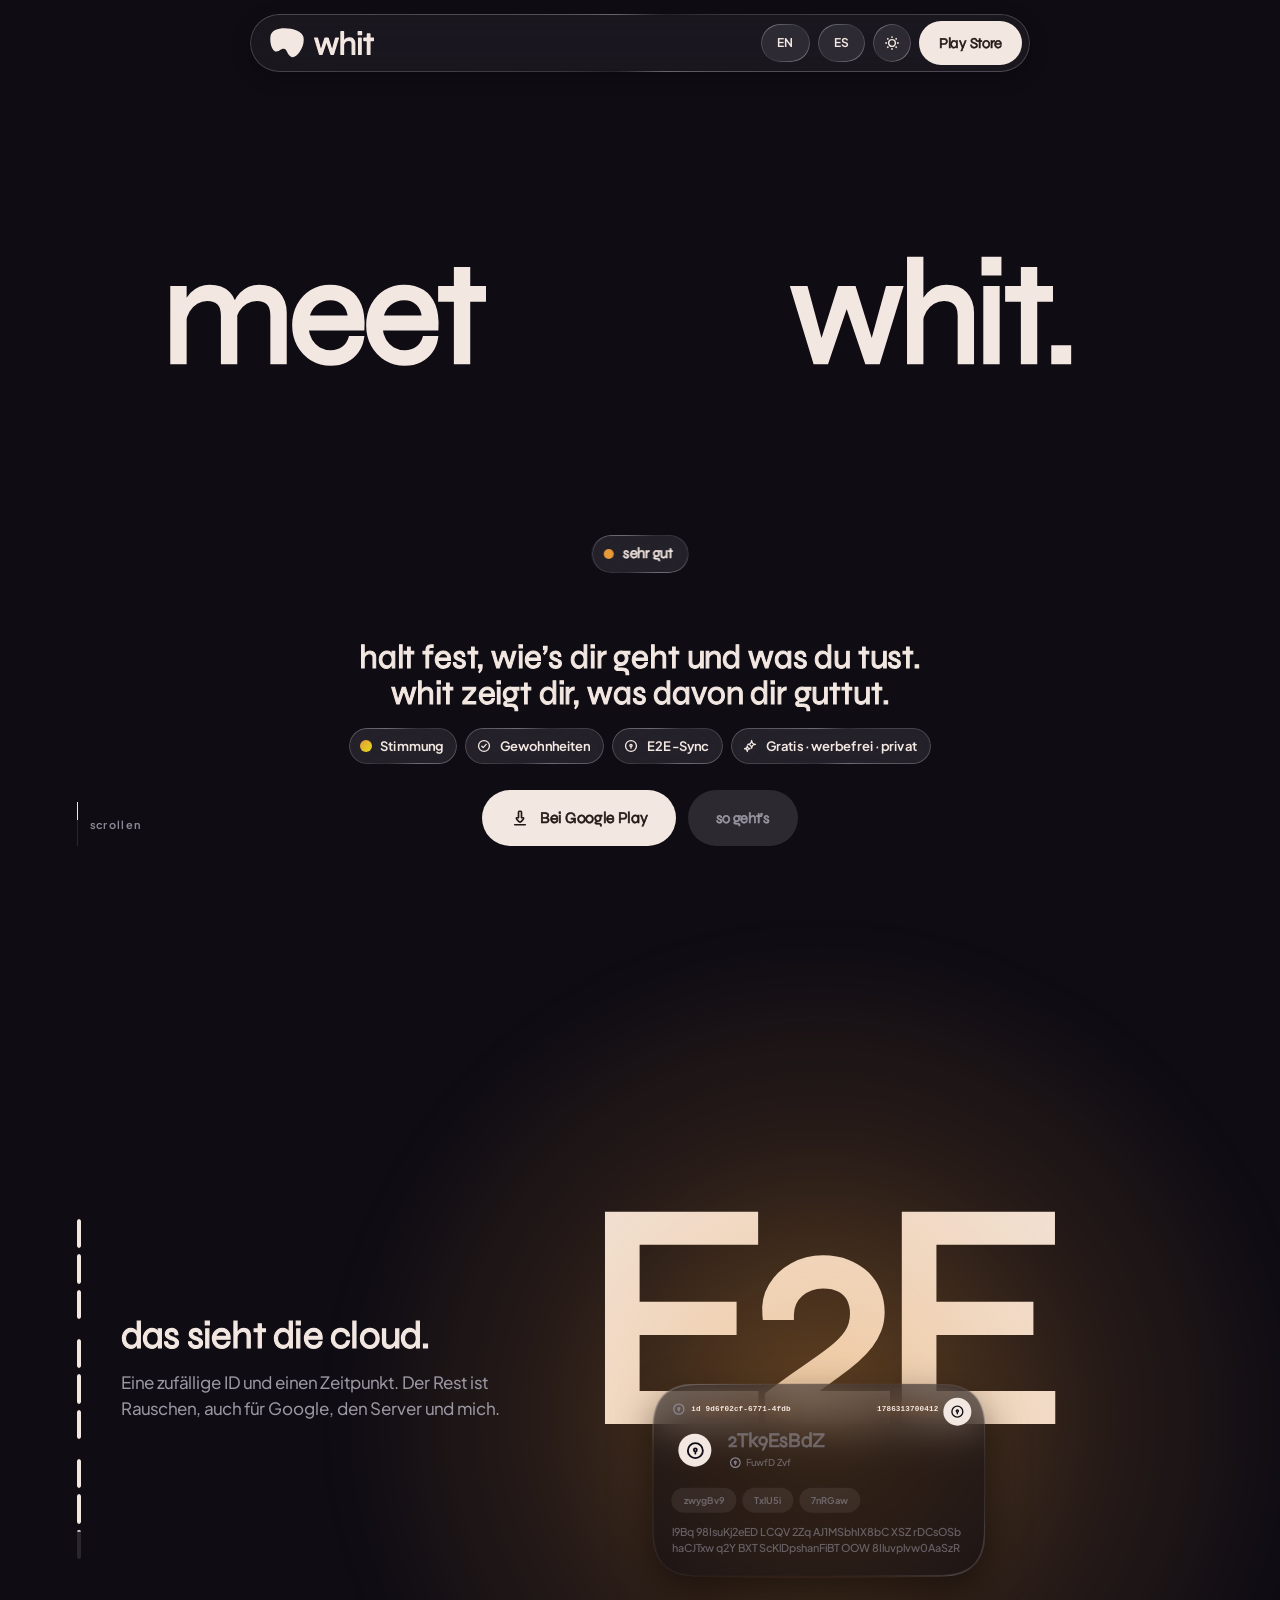
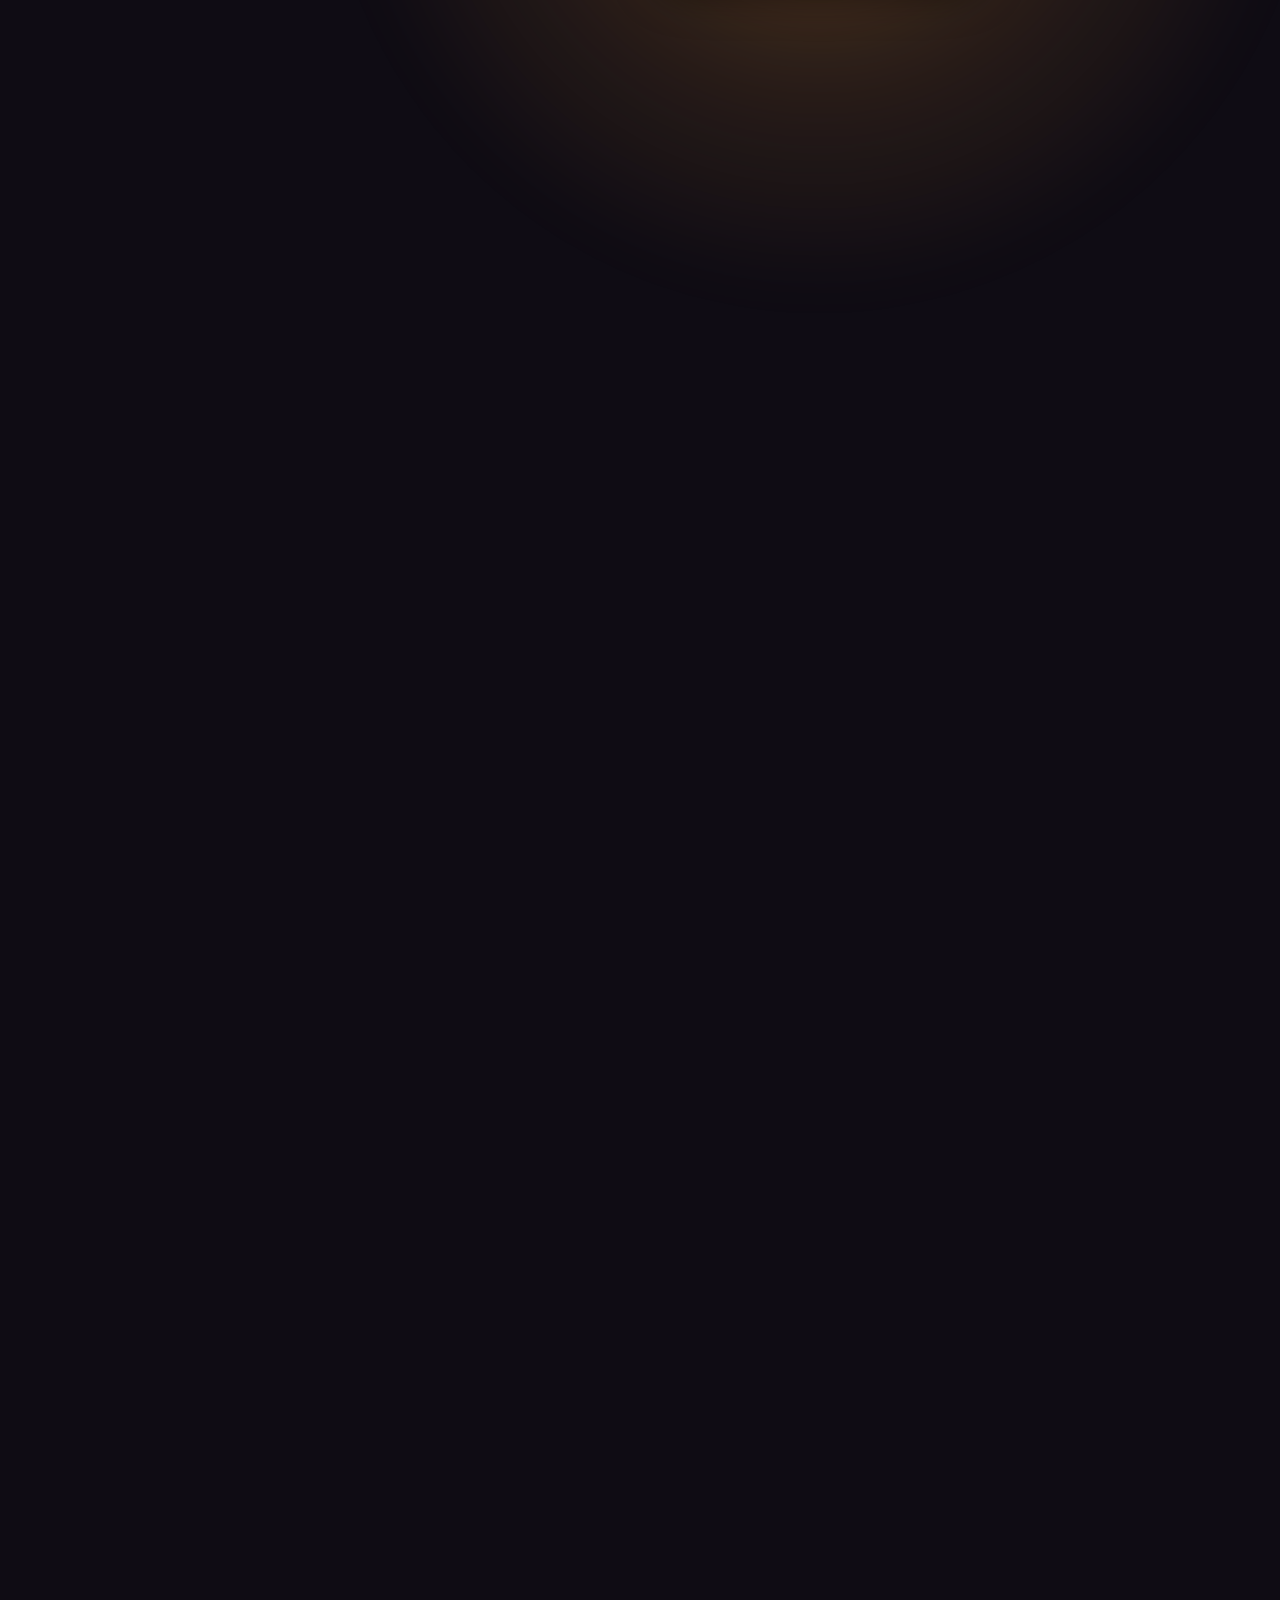
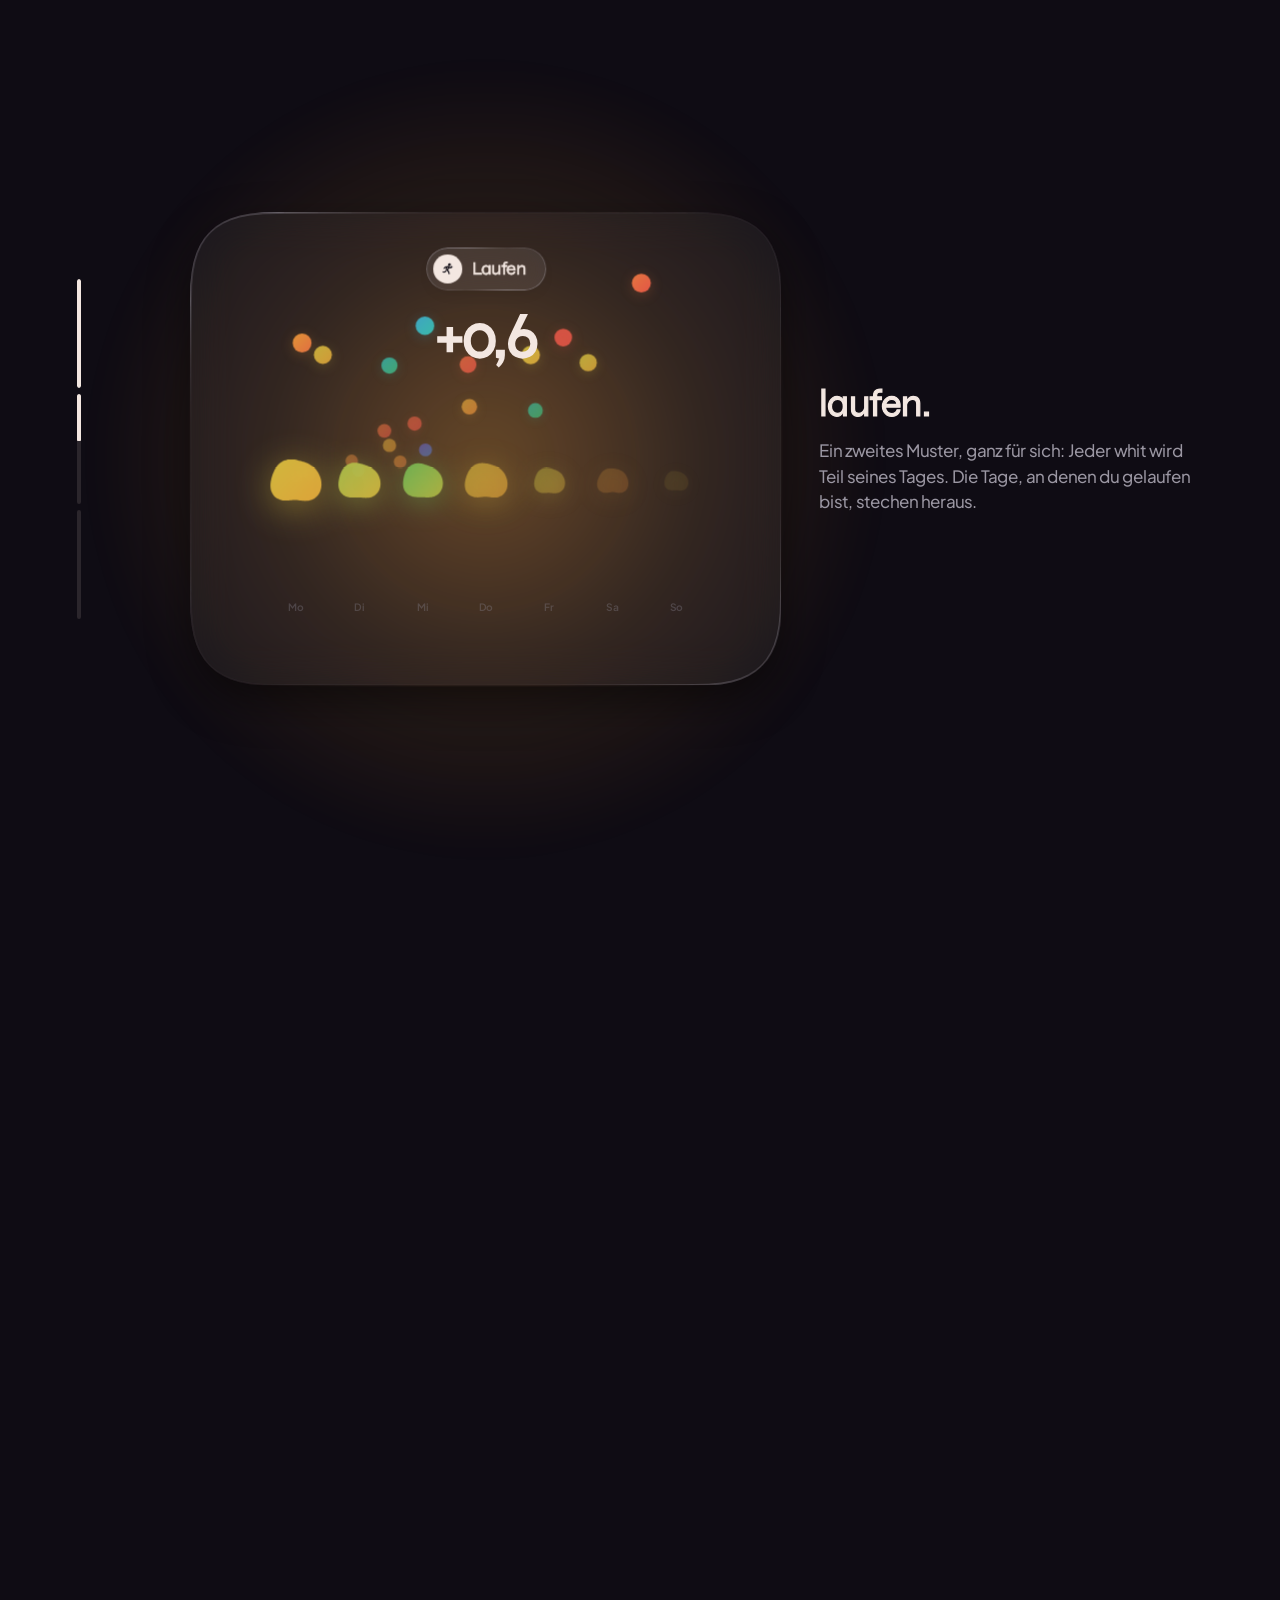
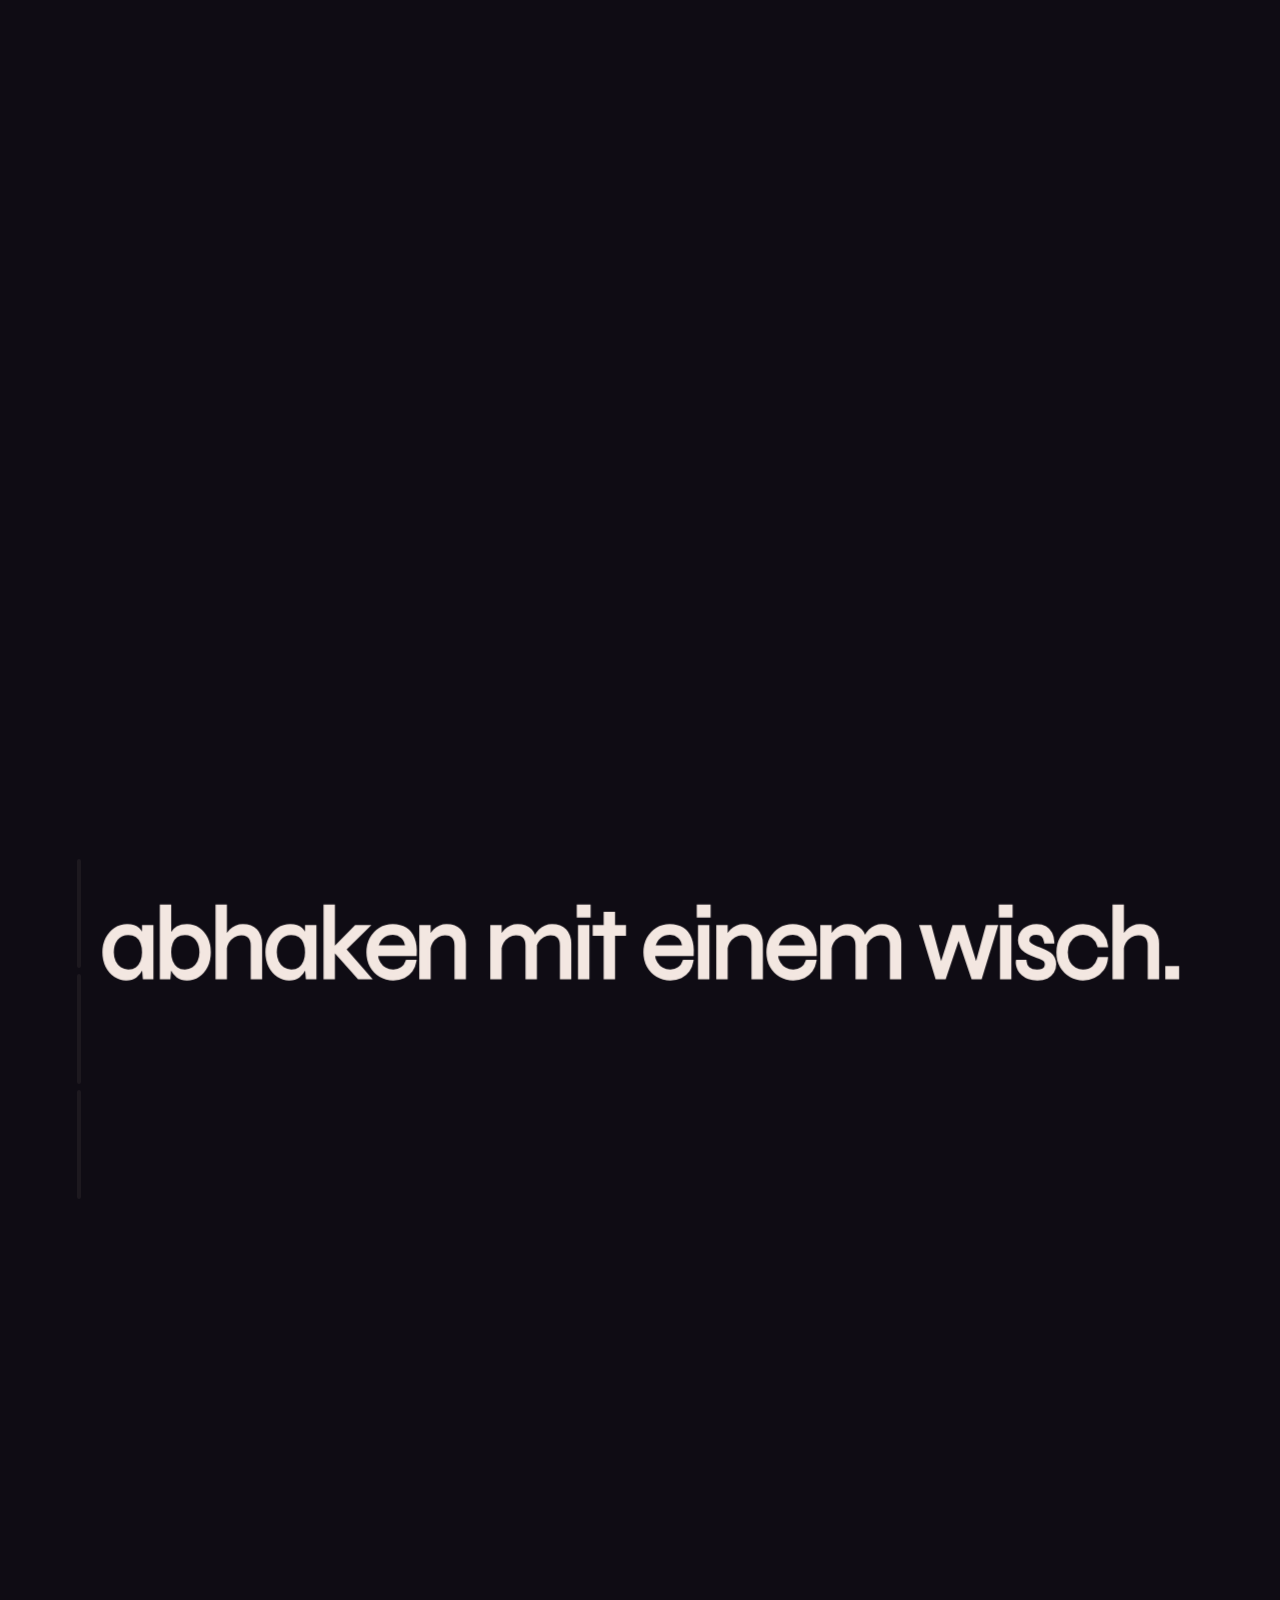
<file: index.html>
<!doctype html>
<html lang="de" data-theme="dark" data-page="de">
<head>
<meta charset="utf-8">
<meta name="viewport" content="width=device-width, initial-scale=1, viewport-fit=cover">
<title>whit – Stimmungstracker &amp; Gewohnheiten, kostenlos und privat</title>
<meta name="description" content="whit ist Stimmungstracker und Habit Tracker in einem: kostenlos, ohne Werbung, ohne Konto, mit Ende-zu-Ende-verschlüsseltem Backup. Für Android.">
<meta name="theme-color" content="#0F0C14">
<meta name="google-site-verification" content="3biuOQkhxgMdpZW8a-6oaHBsU1FsdYP4mBdcRNuD1fY">
<!-- seo:start · generated by tool/build_site.py -->
<link rel="canonical" href="https://gobi275.github.io/whit/">
<link rel="alternate" hreflang="de" href="https://gobi275.github.io/whit/">
<link rel="alternate" hreflang="en" href="https://gobi275.github.io/whit/en/">
<link rel="alternate" hreflang="es" href="https://gobi275.github.io/whit/es/">
<link rel="alternate" hreflang="x-default" href="https://gobi275.github.io/whit/">
<meta property="og:type" content="website">
<meta property="og:site_name" content="whit">
<meta property="og:title" content="whit – Stimmungstracker &amp; Gewohnheiten, kostenlos und privat">
<meta property="og:description" content="whit ist Stimmungstracker und Habit Tracker in einem: kostenlos, ohne Werbung, ohne Konto, mit Ende-zu-Ende-verschlüsseltem Backup. Für Android.">
<meta property="og:url" content="https://gobi275.github.io/whit/">
<meta property="og:locale" content="de_DE">
<meta property="og:image" content="https://gobi275.github.io/whit/img/og-de.png">
<meta name="twitter:card" content="summary_large_image">
<script type="application/ld+json">{"@context":"https://schema.org","@graph":[{"@type":"MobileApplication","name":"whit","alternateName":"whit – mood & micro habits","description":"whit ist Stimmungstracker und Habit Tracker in einem: kostenlos, ohne Werbung, ohne Konto, mit Ende-zu-Ende-verschlüsseltem Backup. Für Android.","url":"https://gobi275.github.io/whit/","operatingSystem":"Android","applicationCategory":"HealthApplication","inLanguage":["de","en","es"],"offers":{"@type":"Offer","price":"0","priceCurrency":"EUR"},"downloadUrl":"https://play.google.com/store/apps/details?id=app.whit.mobile","installUrl":"https://play.google.com/store/apps/details?id=app.whit.mobile","author":{"@type":"Person","name":"Leopold Wolpert","email":"gobi275@proton.me"}},{"@type":"FAQPage","inLanguage":"de","mainEntity":[{"@type":"Question","name":"Wie hilft mir whit herauszufinden, was mir guttut?","acceptedAnswer":{"@type":"Answer","text":"whit verbindet deine Stimmung mit dem, was deine Tage ausmacht: Schlaf, Bewegung, Menschen, Orte und deine Gewohnheiten. Nach ein paar Wochen siehst du, was mit deinen guten Tagen zusammenfällt und was mit den schweren. Für jede Gewohnheit zeigt whit, wie es dir an Tagen mit ihr geht und an Tagen ohne sie. Dazu kommen Verläufe für Stimmung und Energie und Rückblicke für Woche, Monat und Jahr. So erkennst du Muster und kannst gezielt mehr von dem tun, was dir guttut."}},{"@type":"Question","name":"Was ist ein whit, und wie funktioniert er?","acceptedAnswer":{"@type":"Answer","text":"Ein whit ist ein Eintrag in der App: ein kurzer Blick darauf, wie es dir gerade geht. Du wählst deine Stimmung und deine Energie, und ein Blob nimmt Form und Farbe davon an. Wenn du magst, hältst du noch Schlaf oder Bewegung, Menschen, Orte und eine Notiz fest. Ein whit dauert nur ein paar Sekunden, so oft am Tag du willst."}},{"@type":"Question","name":"Ist whit auch ein Habit Tracker?","acceptedAnswer":{"@type":"Answer","text":"Ja. Du hakst Gewohnheiten mit einem Wisch ab, setzt Wochenziele und hältst Serien, mit einem Freeze pro Woche. Der Unterschied: whit zeigt dir, ob eine Gewohnheit dir wirklich guttut, statt nur zu zählen, wie oft du sie erledigst."}},{"@type":"Question","name":"Was unterscheidet whit von anderen Stimmungstrackern?","acceptedAnswer":{"@type":"Answer","text":"Die meisten Stimmungstracker sammeln Einträge. whit setzt sie in Beziehung: Es zeigt dir, wie Schlaf, Bewegung, Menschen, Orte und Gewohnheiten mit deiner Stimmung zusammenhängen, damit du dich wirklich verbessern kannst. Dabei bleibt whit leicht: Ein whit ist in Sekunden festgehalten, und alles ist so gestaltet, dass du es ohne Anleitung verstehst. Dazu ist whit komplett kostenlos, ohne Konto nutzbar und Ende-zu-Ende-verschlüsselt."}},{"@type":"Question","name":"Gibt es Widgets und Erinnerungen?","acceptedAnswer":{"@type":"Answer","text":"Ja, und beides kannst du an dich anpassen. Widgets gibt es in vielen Arten und Größen für deinen Startbildschirm, von deiner Stimmung bis zu deiner Serie. Erinnerungen stellst du frei ein: für deine whits, deine Gewohnheiten und deine Rückblicke."}},{"@type":"Question","name":"Ist whit wirklich kostenlos?","acceptedAnswer":{"@type":"Answer","text":"Ja. Alle Funktionen sind kostenlos: keine Pro-Version, kein Abo, keine In-App-Käufe und nichts hinter einer Bezahlschranke. Daran wird sich nichts ändern."}},{"@type":"Question","name":"Gibt es Werbung in whit?","acceptedAnswer":{"@type":"Answer","text":"Nein. whit zeigt keine Werbung und enthält keine Werbe-IDs, keine Tracker und keine Nutzungsanalyse."}},{"@type":"Question","name":"Wie kann whit kostenlos sein und trotzdem so privat?","acceptedAnswer":{"@type":"Answer","text":"whit ist ein persönliches Projekt, ohne Investoren und ohne Geschäftsmodell. Es muss nichts verkaufen, auch keine Daten. Deshalb kann whit auf Werbung, Tracking und Abos verzichten, und deine Einträge bleiben bei dir."}},{"@type":"Question","name":"Brauche ich ein Konto?","acceptedAnswer":{"@type":"Answer","text":"Nein. whit funktioniert vollständig offline und ohne Konto. Dann verlässt kein einziger Eintrag dein Handy. Ein kostenloses Konto brauchst du nur für das optionale Cloud-Backup und die Synchronisierung zwischen Geräten."}},{"@type":"Question","name":"Wie sicher ist das Cloud-Backup?","acceptedAnswer":{"@type":"Answer","text":"Deine Einträge, Notizen, Gewohnheiten, dein Name und deine Einstellungen werden auf deinem Handy mit AES-256-GCM verschlüsselt, bevor sie hochgeladen werden. In der Cloud liegt nur unlesbarer Chiffretext, und den Schlüssel hast nur du. Lesbar bleibt nur Technisches, das die Anmeldung braucht: deine E-Mail-Adresse, wie viele Dokumente dein Konto hat und wann sie gespeichert wurden. Die Namen der Dokumente sind zufällig."}},{"@type":"Question","name":"Was passiert, wenn ich meinen Wiederherstellungscode verliere?","acceptedAnswer":{"@type":"Answer","text":"Dann lässt sich die Cloud-Kopie nicht mehr entschlüsseln. Genau das macht sie privat: Niemand sonst hat den Schlüssel. Die Daten auf deinem Handy sind davon nicht betroffen, und du kannst die Cloud-Kopie jederzeit durch sie ersetzen. Bewahre den Code am besten in deinem Passwortmanager auf."}},{"@type":"Question","name":"Welche Daten nutzt whit?","acceptedAnswer":{"@type":"Answer","text":"whit sammelt keine Daten über dich. Es arbeitet nur mit dem, was du selbst festhältst, und das bleibt bei dir. Kein Standort, keine Kontakte, keine Fotos, keine Nutzungsstatistik. Absturzberichte sind aus, bis du sie in den Einstellungen einschaltest, und enthalten nie deine Einträge."}},{"@type":"Question","name":"Kann ich whit mit Fingerabdruck sperren?","acceptedAnswer":{"@type":"Answer","text":"Ja. Die App-Sperre fragt nach Fingerabdruck, Gesicht oder Geräte-PIN. Die Prüfung übernimmt dein Betriebssystem, whit bekommt nur „entsperrt“ oder „nicht entsperrt“ zurück."}},{"@type":"Question","name":"Kann ich alle meine Daten exportieren?","acceptedAnswer":{"@type":"Answer","text":"Ja, jederzeit und vollständig, unter Einstellungen → Daten: als JSON, das du auf einem anderen Gerät wieder importieren kannst, oder als CSV."}},{"@type":"Question","name":"Wie lösche ich meine Daten oder mein Konto?","acceptedAnswer":{"@type":"Answer","text":"Einzelne whits löschst du im Verlauf. Alles auf einmal unter Einstellungen → Daten → „Alle Daten löschen“, auf dem Gerät und in der Cloud. Das Konto samt aller Cloud-Daten über „Konto löschen“. Ohne App reicht eine E-Mail an gobi275@proton.me, dann ist alles innerhalb von 30 Tagen gelöscht. Löschen heißt löschen."}},{"@type":"Question","name":"Kann ich whit auf mehreren Geräten nutzen oder das Handy wechseln?","acceptedAnswer":{"@type":"Answer","text":"Ja. Mit dem optionalen Konto synchronisiert whit Ende-zu-Ende-verschlüsselt. Auf dem neuen Handy meldest du dich an und gibst deinen Wiederherstellungscode ein. Ohne Konto ziehst du per Export und Import um."}},{"@type":"Question","name":"Gibt es whit für iPhone?","acceptedAnswer":{"@type":"Answer","text":"Im Moment gibt es whit nur für Android, über Google Play. Vielleicht kommt es in Zukunft auch fürs iPhone."}},{"@type":"Question","name":"In welchen Sprachen gibt es whit?","acceptedAnswer":{"@type":"Answer","text":"Auf Deutsch, Englisch und Spanisch. Beim ersten Start übernimmt whit die Sprache deines Handys, ändern kannst du sie jederzeit in den Einstellungen."}},{"@type":"Question","name":"Ist whit ein medizinisches Produkt?","acceptedAnswer":{"@type":"Answer","text":"Nein. whit ist kein zertifiziertes Medizinprodukt und stellt keine Diagnosen. Es hilft dir, dich und deinen Alltag besser kennenzulernen. Wenn es dir über längere Zeit schlecht geht, ist eine Ärztin, ein Arzt oder eine Beratungsstelle die richtige Adresse."}},{"@type":"Question","name":"Was bedeutet der Name whit?","acceptedAnswer":{"@type":"Answer","text":"Im Englischen ist „a whit“ die kleinste denkbare Menge, wie in „not worth a whit“. Jeder Eintrag in der App ist ein whit: für sich ein winziger Datenpunkt, über Monate ein ehrliches Bild davon, wie du lebst."}}]}]}</script>
<script>
  try { (function () {
    var L = ['de', 'en', 'es'], k = function (l) { return L.indexOf(l) >= 0 ? l : null; };
    var q = new URLSearchParams(location.search), s = null;
    try { s = localStorage.getItem('whit.lang'); } catch (e) {}
    var bot = navigator.webdriver || /bot|crawl|spider|slurp|google|bing|duckduck|yandex|baidu|gpt|claude|anthropic|perplexity|facebookexternalhit|lighthouse/i.test(navigator.userAgent);
    var want = k(q.get('lang')) || k(s) || (bot ? null : (k((navigator.language || 'de').slice(0, 2).toLowerCase()) || 'en'));
    if (want && want !== 'de') { q.delete('lang'); var r = q.toString(); location.replace(want + '/' + (r ? '?' + r : '') + location.hash); }
  })(); } catch (e) {}
</script>
<!-- seo:end -->
<link rel="icon" href="img/whit_mark.svg" type="image/svg+xml">
<link rel="preload" href="fonts/Syne.ttf" as="font" type="font/ttf" crossorigin>
<link rel="stylesheet" href="css/whit.css">
<!-- Cookieless visit counting (privacy policy, section 11). Off on localhost by default. -->
<script data-goatcounter="https://whit.goatcounter.com/count" async src="https://gc.zgo.at/count.js"></script>
<script>
  // Paint the right ground before the first frame so a light-mode visitor never sees a dark flash.
  try { var q = new URLSearchParams(location.search).get('theme'); if ((q || localStorage.getItem('whit.theme')) === 'light') { document.documentElement.dataset.theme = 'light'; } } catch (e) {}
  document.documentElement.classList.add('js');
</script>
</head>
<body>

<!-- A floating glass island: the brand, where you are in the story, the action. -->
<header class="site-header glass">
  <div class="header-inner">
    <a class="brand" href="#top" aria-label="whit">
      <svg class="brand-mark" viewBox="0 0 700 606" aria-hidden="true"><path fill="currentColor" d="M687.475 182.465C641.318 -17.989 47.3687 -78.4101 11.1143 161.8C-16.6239 345.585 63.7731 490.283 134.908 485.749C206.044 481.216 212.316 428.312 283.595 428.034C354.874 427.757 344.667 556.671 442.797 596.352C540.927 636.033 733.631 382.92 687.475 182.465Z"/></svg>
      <span class="wordmark" aria-hidden="true"></span>
    </a>
    <div class="chapter" aria-live="polite"><div class="ch-in"><span class="ch-n"></span><span class="ch-t"></span></div><i class="ch-bar"><i></i></i></div>
    <div class="header-actions">
      <!-- One chip per OTHER language, in order of reach: EN, DE, ES (the current one is hidden). -->
      <button class="chip glass lang-toggle wide-only" type="button" data-lang="en" lang="en">EN</button>
      <button class="chip glass lang-toggle wide-only" type="button" data-lang="de" lang="de" hidden>DE</button>
      <button class="chip glass lang-toggle wide-only" type="button" data-lang="es" lang="es">ES</button>
      <button class="circle glass theme-toggle wide-only" type="button"></button>
      <a class="btn-bold btn-dense play-link hide-sm" data-from="header" href="https://play.google.com/store/apps/details?id=app.whit.mobile&amp;referrer=utm_source%3Dwebsite%26utm_medium%3Dweb%26utm_campaign%3Dlanding%26utm_content%3Dheader" rel="noopener"><span data-t="playShort">Play Store</span></a>
      <button class="circle glass menu-btn" type="button" data-icon="menu" data-size="18" aria-label="Menu"></button>
    </div>
  </div>
</header>

<!-- The soft grid behind everything: it drifts slower than the page, its vignette stays put. -->
<div class="grid-bg" aria-hidden="true"></div>

<main id="top">

  <!-- meet whit. ───────────────────────────────────────────────────── -->
  <section id="sec-hero" class="hero">
    <canvas class="hero-canvas" aria-hidden="true"></canvas>
    <h1 class="hero-title">
      <span class="ht ht-l"><span data-t="heroMeet">meet</span></span>
      <span class="ht ht-r"><span data-t="heroWhit">whit.</span></span>
    </h1>
    <div class="hero-now glass"><i class="now-dot"></i><span class="now-word syne-fb15"></span></div>
    <div class="hero-foot">
      <p class="hero-sub display-3" data-t="heroSub">halt fest, wie’s dir geht und was du tust.
whit zeigt dir, was davon dir guttut.</p>
      <div class="hero-chips">
        <span class="fchip glass"><i class="fdot"></i><span data-t="heroChipMood">Stimmung</span></span>
        <span class="fchip glass" data-icon="check_circle" data-size="16"><span data-t="heroChipHabits">Gewohnheiten</span></span>
        <span class="fchip glass" data-icon="lock" data-size="16"><span data-t="heroChipSync">E2E-Sync</span></span>
        <span class="fchip glass" data-icon="sparkle" data-size="16"><span data-t="heroChipFree">Gratis · werbefrei · privat</span></span>
      </div>
      <div class="cta-row">
        <a class="btn-bold btn-prominent play-link" data-from="hero" href="https://play.google.com/store/apps/details?id=app.whit.mobile&amp;referrer=utm_source%3Dwebsite%26utm_medium%3Dweb%26utm_campaign%3Dlanding%26utm_content%3Dhero" rel="noopener" data-icon="download" data-size="20"><span data-t="play">Bei Google Play</span></a>
        <a class="btn-quiet btn-prominent" href="#s-journey"><span data-t="heroMore">so geht’s</span></a>
      </div>
    </div>
    <div class="hero-try"><span class="hint-dot"></span><span data-t="heroTryTouch">tipp irgendwo hin</span></div>
    <div class="scroll-cue" aria-hidden="true"><i></i><span data-t="scroll">scrollen</span></div>
    <div class="scroll-cue-m" aria-hidden="true" data-icon="down" data-size="18"><span data-t="scroll">scrollen</span></div>
  </section>

  <!-- 01–03 · one whit: check in, context, sealed ─────────────────── -->
  <section id="s-journey" class="scene lay-l"><div class="stage"><div class="seo-copy"><h2>wie geht’s dir gerade?</h2><h3>ein regler, ein tropfen.</h3><p>Scroll einfach weiter: Der Regler wandert, und der Tropfen nimmt Form und Farbe deiner Stimmung an. In der App schiebst du ihn selbst.</p><h3>spür nach.</h3><p>Ruhig, neutral oder aufgeladen: Die Energie bewegt den Tropfen mit.</p><h3>ein wort.</h3><p>Aus beidem wird ein Wort, eins von 21. Es trifft genauer als jede Zahl.</p><h3>dein schlaf.</h3><p>Morgens fragt whit, wie lange und wie gut du geschlafen hast.</p><h3>deine bewegung.</h3><p>Abends fragt whit, wie viel du dich bewegt hast und wie intensiv.</p><h2>und drumherum?</h2><h3>was dazu beitrug.</h3><p>Menschen, Orte, Wetter: ein Tipp pro Pill. Später zeigt whit, was davon dir guttut.</p><h3>ein satz, wenn du magst.</h3><p>Ein Tipp auf die Notiz. Der Satz bleibt bei diesem Tag.</p><h2>nur du kannst es lesen.</h2><h3>gespeichert.</h3><p>Auf deinem Handy. Ohne Konto bleibt alles genau dort.</p><h3>versiegelt.</h3><p>Mit Konto wird jeder whit Ende-zu-Ende-verschlüsselt: auf deinem Handy, bevor er hochgeladen wird.</p><h3>das sieht die cloud.</h3><p>Eine zufällige ID und einen Zeitpunkt. Der Rest ist Rauschen, auch für Google, den Server und mich.</p></div></div></section>

  <!-- 04 · patterns ─────────────────────────────────────────────────── -->
  <section id="s-patterns" class="scene lay-r"><div class="stage"><div class="seo-copy"><h2>sieh, was dir guttut.</h2><h3>schlaf.</h3><p>An Tagen mit 8 Stunden Schlaf und mehr liegt deine Stimmung einen ganzen Schritt höher.</p><h3>laufen.</h3><p>Ein zweites Muster, ganz für sich: Jeder whit wird Teil seines Tages. Die Tage, an denen du gelaufen bist, stechen heraus.</p><h3>deine woche.</h3><p>Samstag oben, Mittwoch unten: dein Rhythmus auf einen Blick.</p></div></div></section>

  <!-- 05 · habits ───────────────────────────────────────────────────── -->
  <section id="s-habits" class="scene lay-c"><div class="stage"><div class="seo-copy"><h2>abhaken mit einem wisch.</h2><h3>kleine gewohnheiten.</h3><p>Laufen, Wasser, Lesen. Direkt neben deiner Stimmung.</p><h3>nach links: erledigt.</h3><p>Ein Wisch, und der Tag ist abgehakt. Nach rechts löscht.</p><h3>ziele, die tragen.</h3><p>Der Ring zeigt dein Wochenziel. Und whit freut sich mit dir, wenn du es schaffst.</p></div></div></section>

  <!-- 06 · for everyone: the page turns over ─────────────────────────── -->
  <section id="s-free" class="scene scene-free"><div class="stage"><div class="seo-copy"><h3>privat.</h3><p>Ohne Konto nutzbar. Export und Löschen jederzeit, mit einem Tipp.</p><h3>werbefrei.</h3><p>Keine Werbe-IDs, keine Tracker, keine Nutzungsmessung in der App.</p><h3>kostenlos.</h3><p>Ein persönliches Projekt, ohne Investoren und ohne Geschäftsmodell, das deine Daten bräuchte.</p></div></div></section>

  <!-- get it: the opening move, once more ──────────────────────────── -->
  <section id="sec-cta" class="hero cta-hero">
    <canvas class="hero-canvas" aria-hidden="true"></canvas>
    <h2 class="hero-title">
      <span class="ht ht-l"><span data-t="ctaL">hol dir</span></span>
      <span class="ht ht-r"><span data-t="ctaR">whit.</span></span>
    </h2>
    <div class="hero-foot">
      <p class="hero-sub display-3" data-t="ctaP">Kostenlos und werbefrei, auf Deutsch, Englisch und Spanisch.</p>
      <div class="cta-row">
        <a class="btn-bold btn-hero play-link" data-from="cta" href="https://play.google.com/store/apps/details?id=app.whit.mobile&amp;referrer=utm_source%3Dwebsite%26utm_medium%3Dweb%26utm_campaign%3Dlanding%26utm_content%3Dcta" rel="noopener" data-icon="download" data-size="20"><span data-t="play">Bei Google Play</span></a>
      </div>
    </div>
  </section>

  <!-- faq:start · generated by tool/build_site.py from website/faq.json, edit there -->
  <section id="faq" class="faq" aria-labelledby="faq-h">
    <div class="wrap">
      <header class="faq-head">
        <span class="faq-label glass">FAQ</span>
        <h2 id="faq-h" class="display-2">noch fragen?</h2>
        <p class="lede">Was whit kann, was es kostet und wie deine Daten geschützt sind.</p>
      </header>
      <div class="faq-quick">
        <div class="faq-tile" data-bento="compact" data-invert><span class="faq-disc" data-icon="insights" data-size="22"></span><b class="faq-tt">sieh, was dir guttut</b><span class="faq-tx">Muster zwischen Stimmung, Schlaf, Gewohnheiten und Alltag.</span></div>
        <div class="faq-tile" data-bento="compact"><span class="faq-disc" data-icon="heart" data-size="22"></span><b class="faq-tt">kostenlos. für immer.</b><span class="faq-tx">Keine Werbung, keine Pro-Version, kein Abo.</span></div>
        <div class="faq-tile" data-bento="compact"><span class="faq-disc" data-icon="phone" data-size="22"></span><b class="faq-tt">ohne konto</b><span class="faq-tx">Offline nutzbar. Alles bleibt auf deinem Handy.</span></div>
        <div class="faq-tile" data-bento="compact"><span class="faq-disc" data-icon="lock" data-size="22"></span><b class="faq-tt">ende-zu-ende</b><span class="faq-tx">Nur du kannst deine Einträge lesen.</span></div>
      </div>
      <div class="faq-groups">
        <div class="faq-group">
          <h3 class="faq-cat">was whit kann</h3>
          <div class="faq-list">
          <div class="faq-item" data-bento="morph"><details><summary><h4 class="faq-q">Wie hilft mir whit herauszufinden, was mir guttut?</h4><span class="faq-plus" data-icon="plus" data-size="18"></span></summary><div class="faq-a"><p>whit verbindet deine Stimmung mit dem, was deine Tage ausmacht: Schlaf, Bewegung, Menschen, Orte und deine Gewohnheiten. Nach ein paar Wochen siehst du, was mit deinen guten Tagen zusammenfällt und was mit den schweren.</p><p>Für jede Gewohnheit zeigt whit, wie es dir an Tagen mit ihr geht und an Tagen ohne sie. Dazu kommen Verläufe für Stimmung und Energie und Rückblicke für Woche, Monat und Jahr. So erkennst du Muster und kannst gezielt mehr von dem tun, was dir guttut.</p></div></details></div>
          <div class="faq-item" data-bento="morph"><details><summary><h4 class="faq-q">Was ist ein whit, und wie funktioniert er?</h4><span class="faq-plus" data-icon="plus" data-size="18"></span></summary><div class="faq-a"><p>Ein whit ist ein Eintrag in der App: ein kurzer Blick darauf, wie es dir gerade geht. Du wählst deine Stimmung und deine Energie, und ein Blob nimmt Form und Farbe davon an.</p><p>Wenn du magst, hältst du noch Schlaf oder Bewegung, Menschen, Orte und eine Notiz fest. Ein whit dauert nur ein paar Sekunden, so oft am Tag du willst.</p></div></details></div>
          <div class="faq-item" data-bento="morph"><details><summary><h4 class="faq-q">Ist whit auch ein Habit Tracker?</h4><span class="faq-plus" data-icon="plus" data-size="18"></span></summary><div class="faq-a"><p>Ja. Du hakst Gewohnheiten mit einem Wisch ab, setzt Wochenziele und hältst Serien, mit einem Freeze pro Woche.</p><p>Der Unterschied: whit zeigt dir, ob eine Gewohnheit dir wirklich guttut, statt nur zu zählen, wie oft du sie erledigst.</p></div></details></div>
          <div class="faq-item" data-bento="morph"><details><summary><h4 class="faq-q">Was unterscheidet whit von anderen Stimmungstrackern?</h4><span class="faq-plus" data-icon="plus" data-size="18"></span></summary><div class="faq-a"><p>Die meisten Stimmungstracker sammeln Einträge. whit setzt sie in Beziehung: Es zeigt dir, wie Schlaf, Bewegung, Menschen, Orte und Gewohnheiten mit deiner Stimmung zusammenhängen, damit du dich wirklich verbessern kannst.</p><p>Dabei bleibt whit leicht: Ein whit ist in Sekunden festgehalten, und alles ist so gestaltet, dass du es ohne Anleitung verstehst. Dazu ist whit komplett kostenlos, ohne Konto nutzbar und Ende-zu-Ende-verschlüsselt.</p></div></details></div>
          <div class="faq-item" data-bento="morph"><details><summary><h4 class="faq-q">Gibt es Widgets und Erinnerungen?</h4><span class="faq-plus" data-icon="plus" data-size="18"></span></summary><div class="faq-a"><p>Ja, und beides kannst du an dich anpassen. Widgets gibt es in vielen Arten und Größen für deinen Startbildschirm, von deiner Stimmung bis zu deiner Serie.</p><p>Erinnerungen stellst du frei ein: für deine whits, deine Gewohnheiten und deine Rückblicke.</p></div></details></div>
          </div>
        </div>
        <div class="faq-group">
          <h3 class="faq-cat">kosten &amp; werbung</h3>
          <div class="faq-list">
          <div class="faq-item" data-bento="morph"><details><summary><h4 class="faq-q">Ist whit wirklich kostenlos?</h4><span class="faq-plus" data-icon="plus" data-size="18"></span></summary><div class="faq-a"><p>Ja. Alle Funktionen sind kostenlos: keine Pro-Version, kein Abo, keine In-App-Käufe und nichts hinter einer Bezahlschranke. Daran wird sich nichts ändern.</p></div></details></div>
          <div class="faq-item" data-bento="morph"><details><summary><h4 class="faq-q">Gibt es Werbung in whit?</h4><span class="faq-plus" data-icon="plus" data-size="18"></span></summary><div class="faq-a"><p>Nein. whit zeigt keine Werbung und enthält keine Werbe-IDs, keine Tracker und keine Nutzungsanalyse.</p></div></details></div>
          <div class="faq-item" data-bento="morph"><details><summary><h4 class="faq-q">Wie kann whit kostenlos sein und trotzdem so privat?</h4><span class="faq-plus" data-icon="plus" data-size="18"></span></summary><div class="faq-a"><p>whit ist ein persönliches Projekt, ohne Investoren und ohne Geschäftsmodell. Es muss nichts verkaufen, auch keine Daten. Deshalb kann whit auf Werbung, Tracking und Abos verzichten, und deine Einträge bleiben bei dir.</p></div></details></div>
          </div>
        </div>
        <div class="faq-group">
          <h3 class="faq-cat">privatsphäre &amp; sicherheit</h3>
          <div class="faq-list">
          <div class="faq-item" data-bento="morph"><details><summary><h4 class="faq-q">Brauche ich ein Konto?</h4><span class="faq-plus" data-icon="plus" data-size="18"></span></summary><div class="faq-a"><p>Nein. whit funktioniert vollständig offline und ohne Konto. Dann verlässt kein einziger Eintrag dein Handy.</p><p>Ein kostenloses Konto brauchst du nur für das optionale Cloud-Backup und die Synchronisierung zwischen Geräten.</p></div></details></div>
          <div class="faq-item" data-bento="morph"><details><summary><h4 class="faq-q">Wie sicher ist das Cloud-Backup?</h4><span class="faq-plus" data-icon="plus" data-size="18"></span></summary><div class="faq-a"><p>Deine Einträge, Notizen, Gewohnheiten, dein Name und deine Einstellungen werden auf deinem Handy mit AES-256-GCM verschlüsselt, bevor sie hochgeladen werden. In der Cloud liegt nur unlesbarer Chiffretext, und den Schlüssel hast nur du.</p><p>Lesbar bleibt nur Technisches, das die Anmeldung braucht: deine E-Mail-Adresse, wie viele Dokumente dein Konto hat und wann sie gespeichert wurden. Die Namen der Dokumente sind zufällig.</p></div></details></div>
          <div class="faq-item" data-bento="morph"><details><summary><h4 class="faq-q">Was passiert, wenn ich meinen Wiederherstellungscode verliere?</h4><span class="faq-plus" data-icon="plus" data-size="18"></span></summary><div class="faq-a"><p>Dann lässt sich die Cloud-Kopie nicht mehr entschlüsseln. Genau das macht sie privat: Niemand sonst hat den Schlüssel.</p><p>Die Daten auf deinem Handy sind davon nicht betroffen, und du kannst die Cloud-Kopie jederzeit durch sie ersetzen. Bewahre den Code am besten in deinem Passwortmanager auf.</p></div></details></div>
          <div class="faq-item" data-bento="morph"><details><summary><h4 class="faq-q">Welche Daten nutzt whit?</h4><span class="faq-plus" data-icon="plus" data-size="18"></span></summary><div class="faq-a"><p>whit sammelt keine Daten über dich. Es arbeitet nur mit dem, was du selbst festhältst, und das bleibt bei dir. Kein Standort, keine Kontakte, keine Fotos, keine Nutzungsstatistik.</p><p>Absturzberichte sind aus, bis du sie in den Einstellungen einschaltest, und enthalten nie deine Einträge.</p></div></details></div>
          <div class="faq-item" data-bento="morph"><details><summary><h4 class="faq-q">Kann ich whit mit Fingerabdruck sperren?</h4><span class="faq-plus" data-icon="plus" data-size="18"></span></summary><div class="faq-a"><p>Ja. Die App-Sperre fragt nach Fingerabdruck, Gesicht oder Geräte-PIN. Die Prüfung übernimmt dein Betriebssystem, whit bekommt nur „entsperrt“ oder „nicht entsperrt“ zurück.</p></div></details></div>
          </div>
        </div>
        <div class="faq-group">
          <h3 class="faq-cat">deine daten</h3>
          <div class="faq-list">
          <div class="faq-item" data-bento="morph"><details><summary><h4 class="faq-q">Kann ich alle meine Daten exportieren?</h4><span class="faq-plus" data-icon="plus" data-size="18"></span></summary><div class="faq-a"><p>Ja, jederzeit und vollständig, unter Einstellungen → Daten: als JSON, das du auf einem anderen Gerät wieder importieren kannst, oder als CSV.</p></div></details></div>
          <div class="faq-item" data-bento="morph"><details><summary><h4 class="faq-q">Wie lösche ich meine Daten oder mein Konto?</h4><span class="faq-plus" data-icon="plus" data-size="18"></span></summary><div class="faq-a"><p>Einzelne whits löschst du im Verlauf. Alles auf einmal unter Einstellungen → Daten → „Alle Daten löschen“, auf dem Gerät und in der Cloud. Das Konto samt aller Cloud-Daten über „Konto löschen“.</p><p>Ohne App reicht eine E-Mail an gobi275@proton.me, dann ist alles innerhalb von 30 Tagen gelöscht. Löschen heißt löschen.</p></div></details></div>
          <div class="faq-item" data-bento="morph"><details><summary><h4 class="faq-q">Kann ich whit auf mehreren Geräten nutzen oder das Handy wechseln?</h4><span class="faq-plus" data-icon="plus" data-size="18"></span></summary><div class="faq-a"><p>Ja. Mit dem optionalen Konto synchronisiert whit Ende-zu-Ende-verschlüsselt. Auf dem neuen Handy meldest du dich an und gibst deinen Wiederherstellungscode ein.</p><p>Ohne Konto ziehst du per Export und Import um.</p></div></details></div>
          </div>
        </div>
        <div class="faq-group">
          <h3 class="faq-cat">app &amp; geräte</h3>
          <div class="faq-list">
          <div class="faq-item" data-bento="morph"><details><summary><h4 class="faq-q">Gibt es whit für iPhone?</h4><span class="faq-plus" data-icon="plus" data-size="18"></span></summary><div class="faq-a"><p>Im Moment gibt es whit nur für Android, über Google Play. Vielleicht kommt es in Zukunft auch fürs iPhone.</p></div></details></div>
          <div class="faq-item" data-bento="morph"><details><summary><h4 class="faq-q">In welchen Sprachen gibt es whit?</h4><span class="faq-plus" data-icon="plus" data-size="18"></span></summary><div class="faq-a"><p>Auf Deutsch, Englisch und Spanisch. Beim ersten Start übernimmt whit die Sprache deines Handys, ändern kannst du sie jederzeit in den Einstellungen.</p></div></details></div>
          <div class="faq-item" data-bento="morph"><details><summary><h4 class="faq-q">Ist whit ein medizinisches Produkt?</h4><span class="faq-plus" data-icon="plus" data-size="18"></span></summary><div class="faq-a"><p>Nein. whit ist kein zertifiziertes Medizinprodukt und stellt keine Diagnosen. Es hilft dir, dich und deinen Alltag besser kennenzulernen.</p><p>Wenn es dir über längere Zeit schlecht geht, ist eine Ärztin, ein Arzt oder eine Beratungsstelle die richtige Adresse.</p></div></details></div>
          <div class="faq-item" data-bento="morph"><details><summary><h4 class="faq-q">Was bedeutet der Name whit?</h4><span class="faq-plus" data-icon="plus" data-size="18"></span></summary><div class="faq-a"><p>Im Englischen ist „a whit“ die kleinste denkbare Menge, wie in „not worth a whit“. Jeder Eintrag in der App ist ein whit: für sich ein winziger Datenpunkt, über Monate ein ehrliches Bild davon, wie du lebst.</p></div></details></div>
          </div>
        </div>
      </div>
      <div class="faq-contact" data-bento="section">
        <div class="faq-contact-txt"><h3 class="faq-ct">noch mehr fragen?</h3><p>Schreib mir einfach. Ich freue mich über jede Mail, ob Frage, Idee oder Feedback.</p></div>
        <a class="btn-bold btn-prominent" href="mailto:gobi275@proton.me" data-icon="mail" data-size="20"><span>Mail schreiben</span></a>
      </div>
    </div>
  </section>
  <!-- faq:end -->
</main>

<!-- Phones: the app's floating glass bar, carrying the one action. -->
<nav class="dock glass" aria-label="whit">
  <svg class="brand-mark" viewBox="0 0 700 606" aria-hidden="true"><path fill="currentColor" d="M687.475 182.465C641.318 -17.989 47.3687 -78.4101 11.1143 161.8C-16.6239 345.585 63.7731 490.283 134.908 485.749C206.044 481.216 212.316 428.312 283.595 428.034C354.874 427.757 344.667 556.671 442.797 596.352C540.927 636.033 733.631 382.92 687.475 182.465Z"/></svg>
  <span class="dock-word syne-fb17">whit</span>
  <a class="btn-bold btn-dense play-link" data-from="dock" href="https://play.google.com/store/apps/details?id=app.whit.mobile&amp;referrer=utm_source%3Dwebsite%26utm_medium%3Dweb%26utm_campaign%3Dlanding%26utm_content%3Ddock" rel="noopener" data-icon="download" data-size="18"><span data-t="playShort">Play Store</span></a>
</nav>

<footer class="site-footer">
  <div class="wrap"><div class="footer-inner" data-bento="section">
    <div class="footer-brand">
      <svg class="brand-mark" viewBox="0 0 700 606" aria-hidden="true"><path fill="currentColor" d="M687.475 182.465C641.318 -17.989 47.3687 -78.4101 11.1143 161.8C-16.6239 345.585 63.7731 490.283 134.908 485.749C206.044 481.216 212.316 428.312 283.595 428.034C354.874 427.757 344.667 556.671 442.797 596.352C540.927 636.033 733.631 382.92 687.475 182.465Z"/></svg>
      <span data-t="personal">ein persönliches projekt.</span>
    </div>
    <nav class="footer-links">
      <a data-href="privacyHref" data-t="privacy" href="privacy-de.html">Datenschutz</a>
      <a href="delete.html" data-path="delete.html" data-t="del">Daten löschen</a>
      <a href="mailto:gobi275@proton.me">gobi275@proton.me</a>
    </nav>
    <p class="disclaimer" data-t="disclaimer">whit ist kein medizinisches Produkt und ersetzt keine Therapie oder Beratung.</p>
  </div></div>
</footer>

<button class="to-top glass" type="button" data-icon="arrow_up" data-size="20" aria-label="Back to top"></button>

<div class="cursor" aria-hidden="true"><div class="cur-dot"></div><div class="cur-label glass"></div></div>

<script type="module" src="js/main.js"></script>
</body>
</html>
</file>
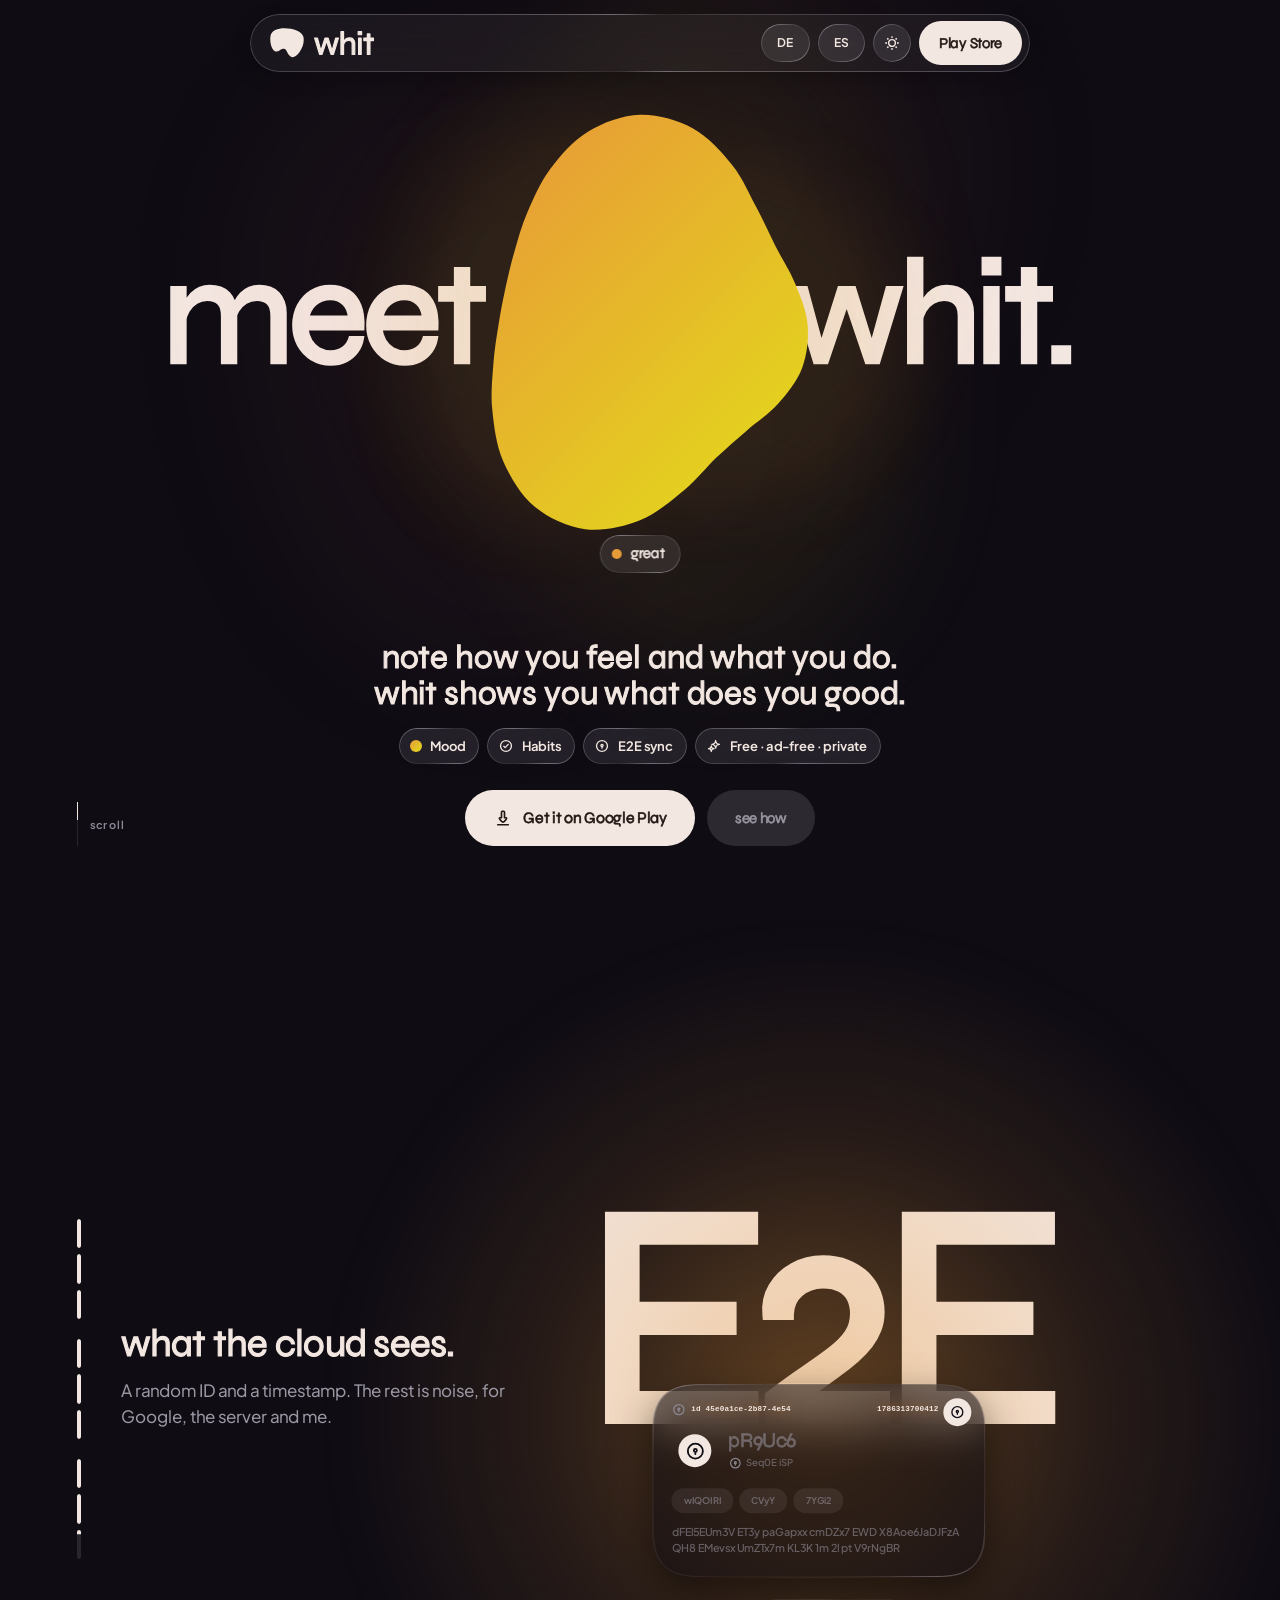
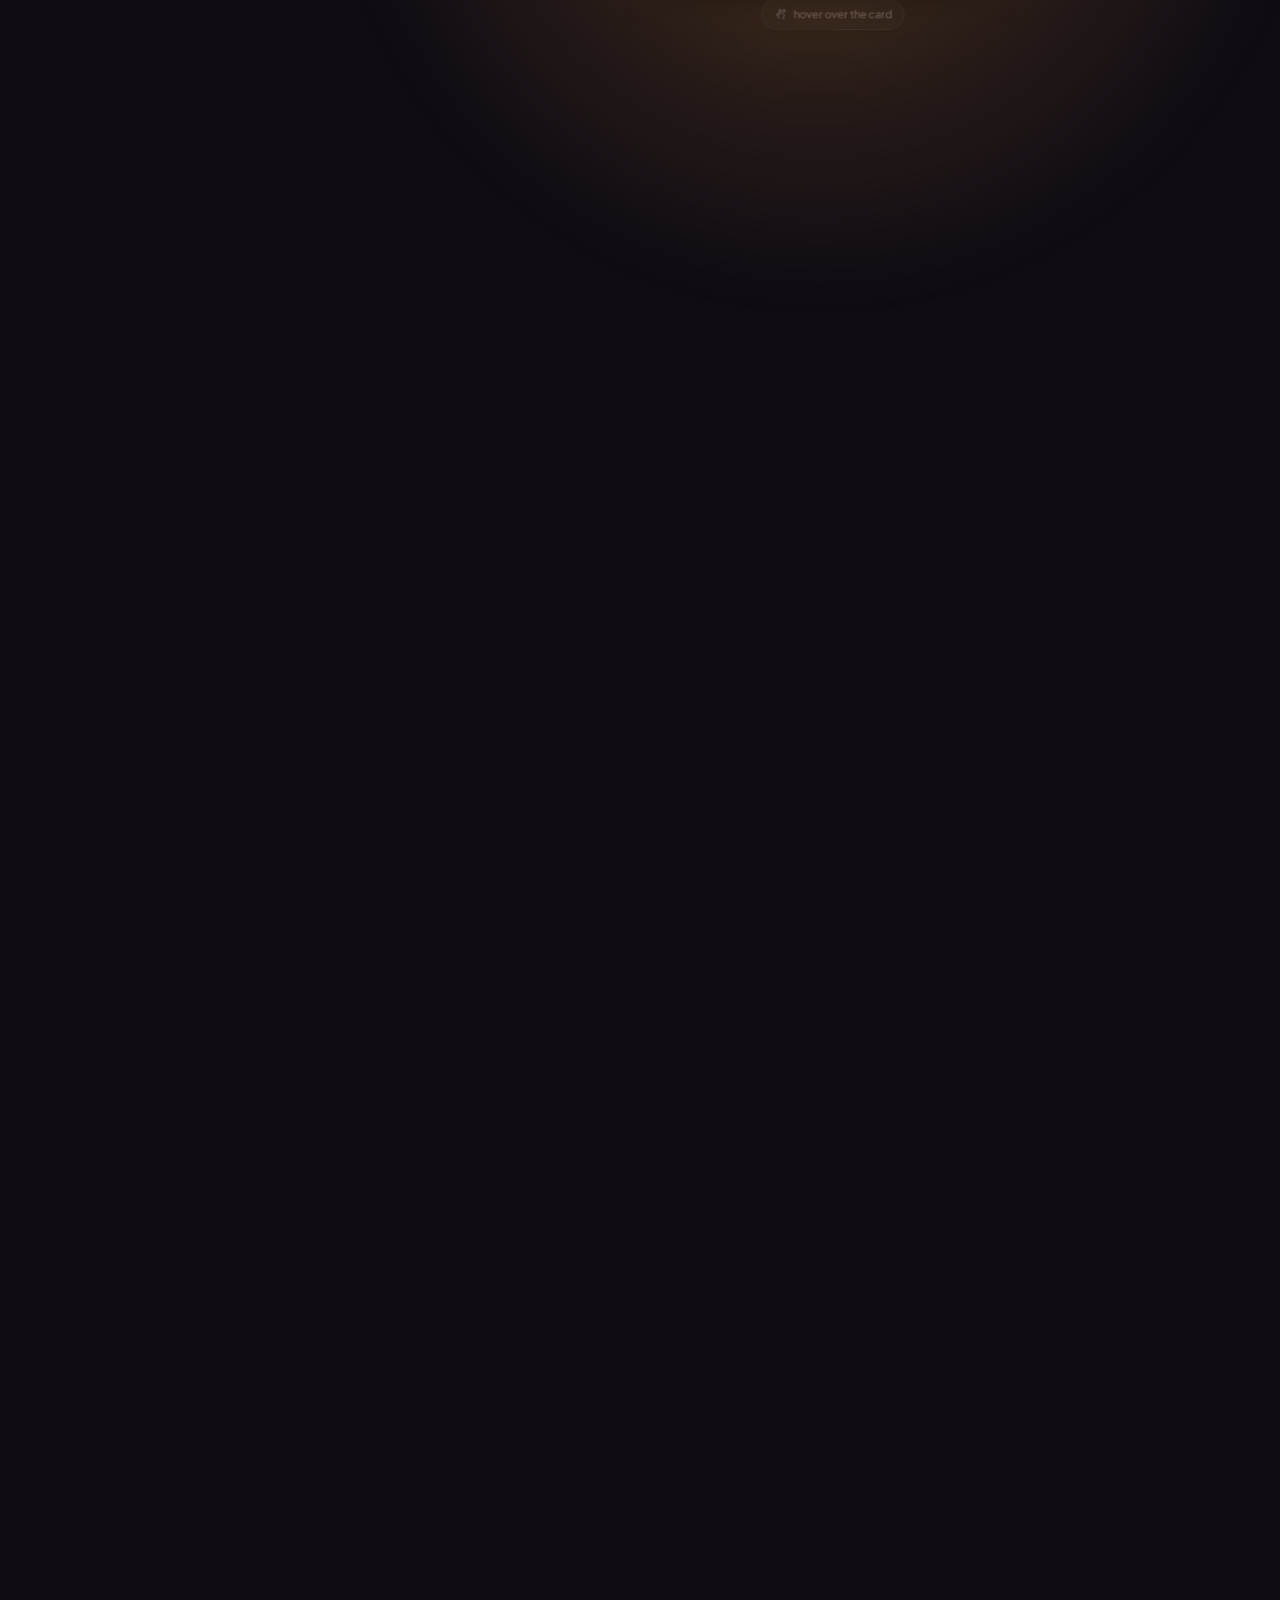
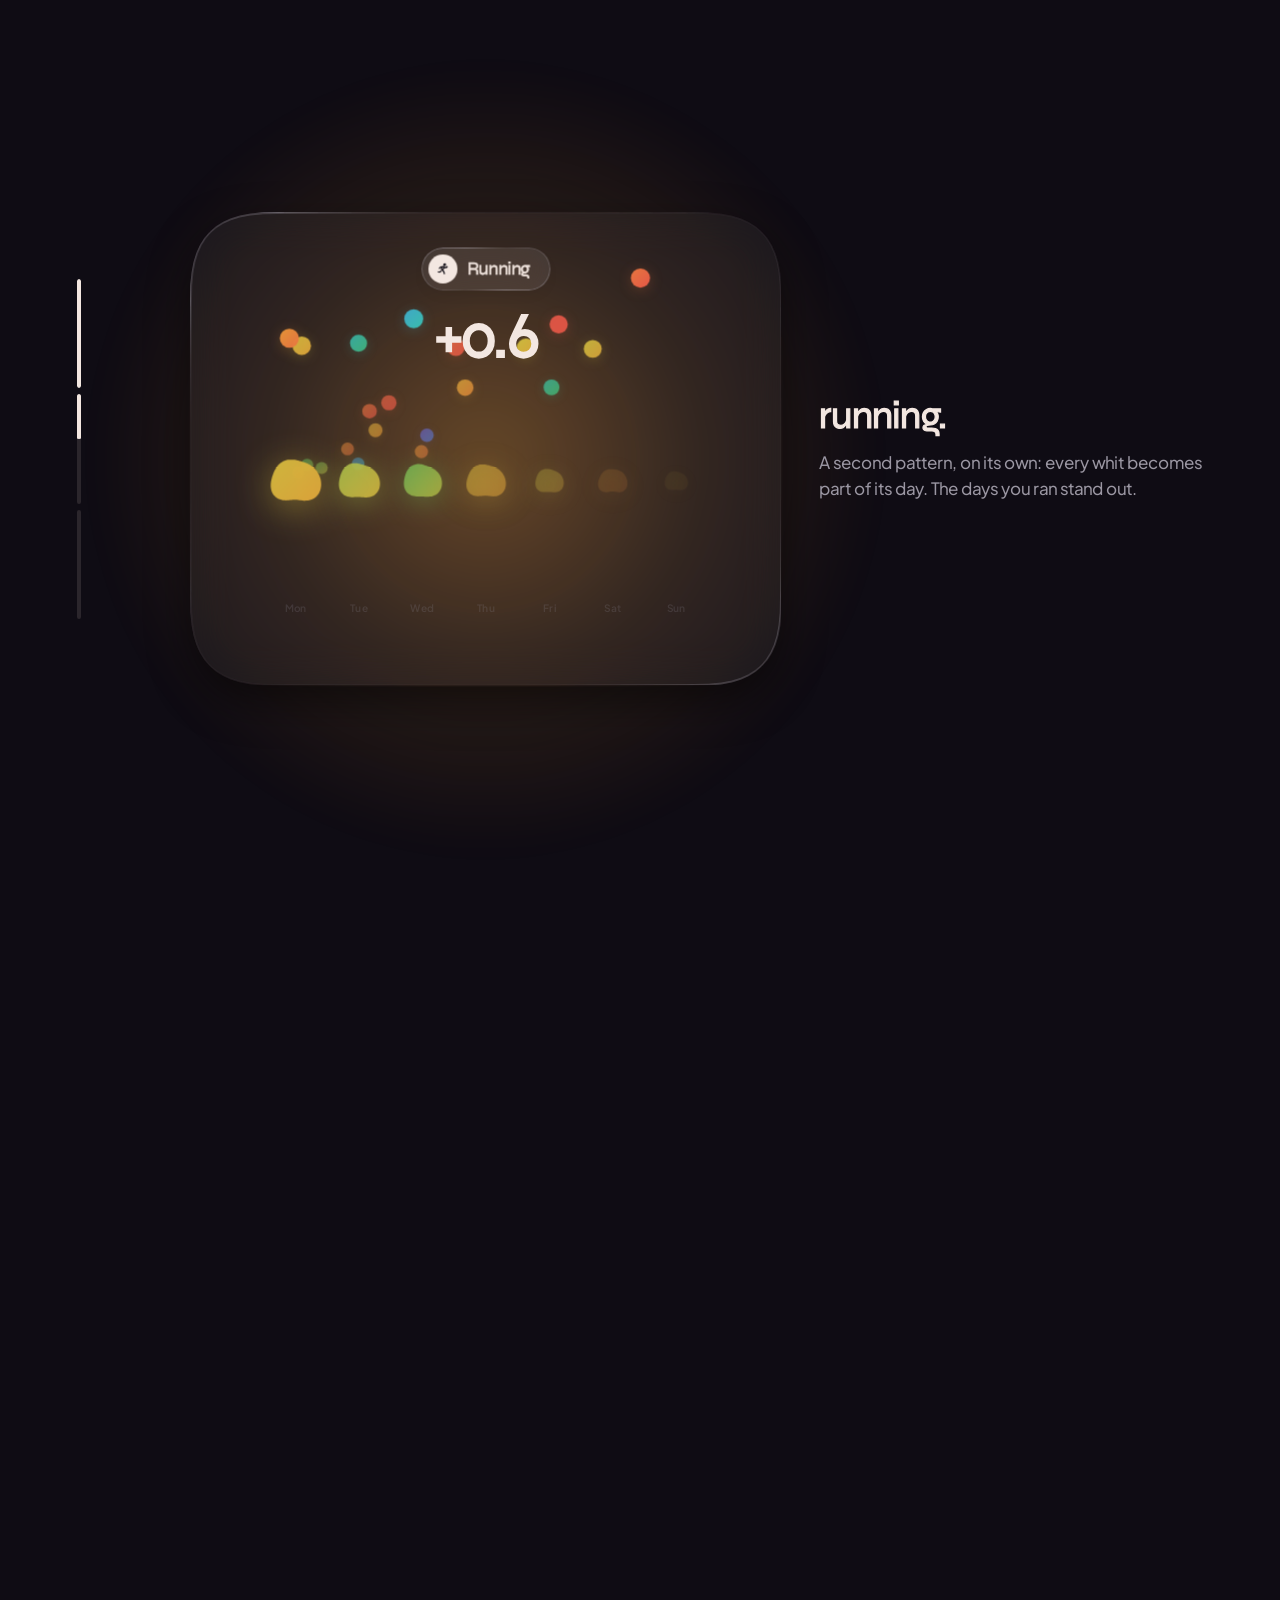
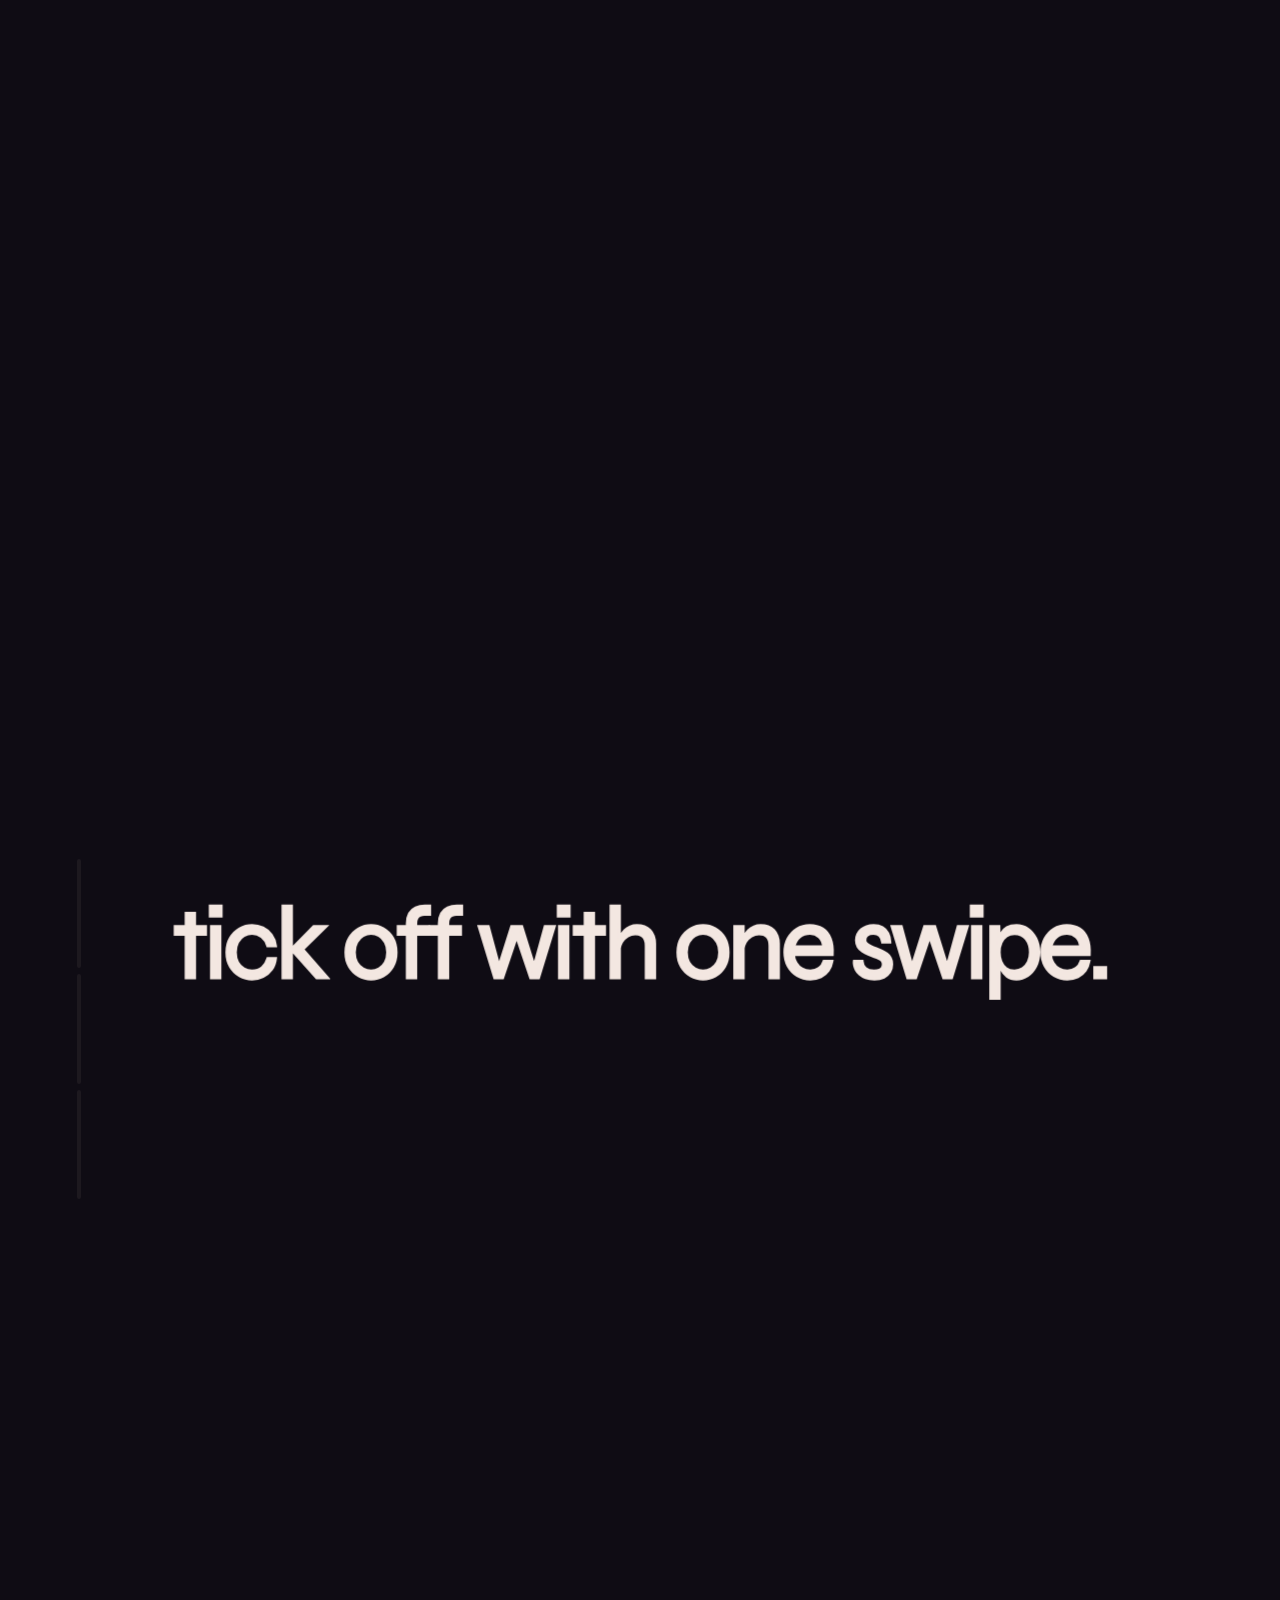
<file: en/index.html>
<!doctype html>
<html lang="en" data-theme="dark" data-page="en" data-root="../">
<head>
<meta charset="utf-8">
<meta name="viewport" content="width=device-width, initial-scale=1, viewport-fit=cover">
<title>whit – mood tracker &amp; habit tracker, free and private</title>
<meta name="description" content="whit is a mood tracker and habit tracker in one: free, no ads, no account needed, with an end-to-end encrypted backup. For Android.">
<meta name="theme-color" content="#0F0C14">
<meta name="google-site-verification" content="3biuOQkhxgMdpZW8a-6oaHBsU1FsdYP4mBdcRNuD1fY">
<!-- seo:start · generated by tool/build_site.py -->
<link rel="canonical" href="https://gobi275.github.io/whit/en/">
<link rel="alternate" hreflang="de" href="https://gobi275.github.io/whit/">
<link rel="alternate" hreflang="en" href="https://gobi275.github.io/whit/en/">
<link rel="alternate" hreflang="es" href="https://gobi275.github.io/whit/es/">
<link rel="alternate" hreflang="x-default" href="https://gobi275.github.io/whit/">
<meta property="og:type" content="website">
<meta property="og:site_name" content="whit">
<meta property="og:title" content="whit – mood tracker &amp; habit tracker, free and private">
<meta property="og:description" content="whit is a mood tracker and habit tracker in one: free, no ads, no account needed, with an end-to-end encrypted backup. For Android.">
<meta property="og:url" content="https://gobi275.github.io/whit/en/">
<meta property="og:locale" content="en_US">
<meta property="og:image" content="https://gobi275.github.io/whit/img/og-en.png">
<meta name="twitter:card" content="summary_large_image">
<script type="application/ld+json">{"@context":"https://schema.org","@graph":[{"@type":"MobileApplication","name":"whit","alternateName":"whit – mood & micro habits","description":"whit is a mood tracker and habit tracker in one: free, no ads, no account needed, with an end-to-end encrypted backup. For Android.","url":"https://gobi275.github.io/whit/en/","operatingSystem":"Android","applicationCategory":"HealthApplication","inLanguage":["de","en","es"],"offers":{"@type":"Offer","price":"0","priceCurrency":"EUR"},"downloadUrl":"https://play.google.com/store/apps/details?id=app.whit.mobile","installUrl":"https://play.google.com/store/apps/details?id=app.whit.mobile","author":{"@type":"Person","name":"Leopold Wolpert","email":"gobi275@proton.me"}},{"@type":"FAQPage","inLanguage":"en","mainEntity":[{"@type":"Question","name":"How does whit help me find out what does me good?","acceptedAnswer":{"@type":"Answer","text":"whit connects your mood with what makes up your days: sleep, movement, people, places and your habits. After a few weeks you see what lines up with your good days and with your hard ones. For every habit, whit shows how you feel on days with it and on days without it. Add trends for mood and energy and reviews for the week, month and year. That way you spot patterns and can do more of what does you good, on purpose."}},{"@type":"Question","name":"What is a whit, and how does it work?","acceptedAnswer":{"@type":"Answer","text":"A whit is an entry in the app: a quick look at how you feel right now. You pick your mood and your energy, and a blob takes on their shape and colour. If you like, you add sleep or movement, people, places and a note. A whit takes just a few seconds, as often a day as you want."}},{"@type":"Question","name":"Is whit a habit tracker too?","acceptedAnswer":{"@type":"Answer","text":"Yes. You tick off habits with one swipe, set weekly goals and keep streaks, with one freeze per week. The difference: whit shows you whether a habit really does you good, instead of only counting how often you do it."}},{"@type":"Question","name":"How is whit different from other mood trackers?","acceptedAnswer":{"@type":"Answer","text":"Most mood trackers collect entries. whit connects them: it shows you how sleep, movement, people, places and habits relate to your mood, so you can actually get better. And whit stays light: a whit is logged in seconds, and everything is designed to make sense without a manual. On top of that, whit is completely free, works without an account and is end-to-end encrypted."}},{"@type":"Question","name":"Are there widgets and reminders?","acceptedAnswer":{"@type":"Answer","text":"Yes, and you can make both your own. Widgets come in many kinds and sizes for your home screen, from your mood to your streak. You set reminders freely: for your whits, your habits and your reviews."}},{"@type":"Question","name":"Is whit really free?","acceptedAnswer":{"@type":"Answer","text":"Yes. Every feature is free: no Pro version, no subscription, no in-app purchases and nothing behind a paywall. That is not going to change."}},{"@type":"Question","name":"Are there ads in whit?","acceptedAnswer":{"@type":"Answer","text":"No. whit shows no ads and contains no advertising IDs, no trackers and no usage analytics."}},{"@type":"Question","name":"How can whit be free and still this private?","acceptedAnswer":{"@type":"Answer","text":"whit is a personal project, with no investors and no business model. It has nothing to sell, data included. That is why whit can do without ads, tracking and subscriptions, and your entries stay with you."}},{"@type":"Question","name":"Do I need an account?","acceptedAnswer":{"@type":"Answer","text":"No. whit works fully offline and without an account. Then not a single entry leaves your phone. You only need a free account for the optional cloud backup and for syncing between devices."}},{"@type":"Question","name":"How secure is the cloud backup?","acceptedAnswer":{"@type":"Answer","text":"Your entries, notes, habits, name and settings are encrypted on your phone with AES-256-GCM before they are uploaded. The cloud only holds unreadable ciphertext, and only you have the key. Only the technical details that signing in needs stay readable: your email address, how many documents your account has and when they were stored. Document names are random."}},{"@type":"Question","name":"What happens if I lose my recovery code?","acceptedAnswer":{"@type":"Answer","text":"Then the cloud copy can no longer be decrypted. That is exactly what keeps it private: nobody else has the key. The data on your phone is not affected, and you can replace the cloud copy with it at any time. Keep the code in your password manager."}},{"@type":"Question","name":"What data does whit use?","acceptedAnswer":{"@type":"Answer","text":"whit collects no data about you. It only works with what you note yourself, and that stays with you. No location, no contacts, no photos, no usage statistics. Crash reports are off until you switch them on in settings, and they never contain your entries."}},{"@type":"Question","name":"Can I lock whit with my fingerprint?","acceptedAnswer":{"@type":"Answer","text":"Yes. The app lock asks for your fingerprint, face or device PIN. Your operating system does the check; whit only gets back \"unlocked\" or \"not unlocked\"."}},{"@type":"Question","name":"Can I export all my data?","acceptedAnswer":{"@type":"Answer","text":"Yes, at any time and in full, under Settings → Data: as JSON, which you can import again on another device, or as CSV."}},{"@type":"Question","name":"How do I delete my data or my account?","acceptedAnswer":{"@type":"Answer","text":"Delete single whits in your history. Everything at once under Settings → Data → \"Clear all data\", on the device and in the cloud. The account and all its cloud data with \"Delete account\". Without the app, an email to gobi275@proton.me is enough, and everything is deleted within 30 days. Deleting means deleting."}},{"@type":"Question","name":"Can I use whit on several devices or move to a new phone?","acceptedAnswer":{"@type":"Answer","text":"Yes. With the optional account, whit syncs end-to-end encrypted. On the new phone you sign in and enter your recovery code. Without an account, you move with an export and import."}},{"@type":"Question","name":"Is whit available for iPhone?","acceptedAnswer":{"@type":"Answer","text":"For now, whit is only available for Android, on Google Play. Maybe it will come to iPhone in the future too."}},{"@type":"Question","name":"Which languages is whit available in?","acceptedAnswer":{"@type":"Answer","text":"English, German and Spanish. On first launch whit picks up your phone's language, and you can change it any time in settings."}},{"@type":"Question","name":"Is whit a medical product?","acceptedAnswer":{"@type":"Answer","text":"No. whit is not a certified medical device and makes no diagnoses. It helps you get to know yourself and your everyday life better. If you feel low for a longer time, a doctor or a counselling service is the right place to turn to."}},{"@type":"Question","name":"What does the name whit mean?","acceptedAnswer":{"@type":"Answer","text":"In English, a whit is the smallest possible amount, as in \"not worth a whit\". Every entry in the app is a whit: a tiny data point on its own, and over months an honest picture of how you live."}}]}]}</script>
<!-- seo:end -->
<link rel="icon" href="../img/whit_mark.svg" type="image/svg+xml">
<link rel="preload" href="../fonts/Syne.ttf" as="font" type="font/ttf" crossorigin>
<link rel="stylesheet" href="../css/whit.css">
<!-- Cookieless visit counting (privacy policy, section 11). Off on localhost by default. -->
<script data-goatcounter="https://whit.goatcounter.com/count" async src="https://gc.zgo.at/count.js"></script>
<script>
  // Paint the right ground before the first frame so a light-mode visitor never sees a dark flash.
  try { var q = new URLSearchParams(location.search).get('theme'); if ((q || localStorage.getItem('whit.theme')) === 'light') { document.documentElement.dataset.theme = 'light'; } } catch (e) {}
  document.documentElement.classList.add('js');
</script>
</head>
<body>

<!-- A floating glass island: the brand, where you are in the story, the action. -->
<header class="site-header glass">
  <div class="header-inner">
    <a class="brand" href="#top" aria-label="whit">
      <svg class="brand-mark" viewBox="0 0 700 606" aria-hidden="true"><path fill="currentColor" d="M687.475 182.465C641.318 -17.989 47.3687 -78.4101 11.1143 161.8C-16.6239 345.585 63.7731 490.283 134.908 485.749C206.044 481.216 212.316 428.312 283.595 428.034C354.874 427.757 344.667 556.671 442.797 596.352C540.927 636.033 733.631 382.92 687.475 182.465Z"/></svg>
      <span class="wordmark" aria-hidden="true"></span>
    </a>
    <div class="chapter" aria-live="polite"><div class="ch-in"><span class="ch-n"></span><span class="ch-t"></span></div><i class="ch-bar"><i></i></i></div>
    <div class="header-actions">
      <!-- One chip per OTHER language, in order of reach: EN, DE, ES (the current one is hidden). -->
      <button class="chip glass lang-toggle wide-only" type="button" data-lang="en" lang="en" hidden>EN</button>
      <button class="chip glass lang-toggle wide-only" type="button" data-lang="de" lang="de">DE</button>
      <button class="chip glass lang-toggle wide-only" type="button" data-lang="es" lang="es">ES</button>
      <button class="circle glass theme-toggle wide-only" type="button"></button>
      <a class="btn-bold btn-dense play-link hide-sm" data-from="header" href="https://play.google.com/store/apps/details?id=app.whit.mobile&amp;referrer=utm_source%3Dwebsite%26utm_medium%3Dweb%26utm_campaign%3Dlanding%26utm_content%3Dheader" rel="noopener"><span data-t="playShort">Play Store</span></a>
      <button class="circle glass menu-btn" type="button" data-icon="menu" data-size="18" aria-label="Menu"></button>
    </div>
  </div>
</header>

<!-- The soft grid behind everything: it drifts slower than the page, its vignette stays put. -->
<div class="grid-bg" aria-hidden="true"></div>

<main id="top">

  <!-- meet whit. ───────────────────────────────────────────────────── -->
  <section id="sec-hero" class="hero">
    <canvas class="hero-canvas" aria-hidden="true"></canvas>
    <h1 class="hero-title">
      <span class="ht ht-l"><span data-t="heroMeet">meet</span></span>
      <span class="ht ht-r"><span data-t="heroWhit">whit.</span></span>
    </h1>
    <div class="hero-now glass"><i class="now-dot"></i><span class="now-word syne-fb15"></span></div>
    <div class="hero-foot">
      <p class="hero-sub display-3" data-t="heroSub">note how you feel and what you do.
whit shows you what does you good.</p>
      <div class="hero-chips">
        <span class="fchip glass"><i class="fdot"></i><span data-t="heroChipMood">Mood</span></span>
        <span class="fchip glass" data-icon="check_circle" data-size="16"><span data-t="heroChipHabits">Habits</span></span>
        <span class="fchip glass" data-icon="lock" data-size="16"><span data-t="heroChipSync">E2E sync</span></span>
        <span class="fchip glass" data-icon="sparkle" data-size="16"><span data-t="heroChipFree">Free · ad-free · private</span></span>
      </div>
      <div class="cta-row">
        <a class="btn-bold btn-prominent play-link" data-from="hero" href="https://play.google.com/store/apps/details?id=app.whit.mobile&amp;referrer=utm_source%3Dwebsite%26utm_medium%3Dweb%26utm_campaign%3Dlanding%26utm_content%3Dhero" rel="noopener" data-icon="download" data-size="20"><span data-t="play">Get it on Google Play</span></a>
        <a class="btn-quiet btn-prominent" href="#s-journey"><span data-t="heroMore">see how</span></a>
      </div>
    </div>
    <div class="hero-try"><span class="hint-dot"></span><span data-t="heroTryTouch">tap anywhere</span></div>
    <div class="scroll-cue" aria-hidden="true"><i></i><span data-t="scroll">scroll</span></div>
    <div class="scroll-cue-m" aria-hidden="true" data-icon="down" data-size="18"><span data-t="scroll">scroll</span></div>
  </section>

  <!-- 01–03 · one whit: check in, context, sealed ─────────────────── -->
  <section id="s-journey" class="scene lay-l"><div class="stage"><div class="seo-copy"><h2>how are you right now?</h2><h3>one slider, one drop.</h3><p>Just keep scrolling: the slider moves, and the drop takes on the shape and colour of your mood. In the app you slide it yourself.</p><h3>feel it.</h3><p>Calm, neutral or charged: the energy moves the drop too.</p><h3>one word.</h3><p>Both become a word, one of 21. It lands closer than any number.</p><h3>your sleep.</h3><p>In the morning whit asks how long and how well you slept.</p><h3>your movement.</h3><p>In the evening whit asks how much you moved and how hard.</p><h2>and around it?</h2><h3>what played a part.</h3><p>People, places, weather: one tap per pill. Later whit shows you which of them do you good.</p><h3>a line, if you like.</h3><p>One tap on the note. The line stays with this day.</p><h2>only you can read it.</h2><h3>saved.</h3><p>On your phone. Without an account, that’s exactly where it stays.</p><h3>sealed.</h3><p>With an account, every whit is end-to-end encrypted: on your phone, before it is uploaded.</p><h3>what the cloud sees.</h3><p>A random ID and a timestamp. The rest is noise, for Google, the server and me.</p></div></div></section>

  <!-- 04 · patterns ─────────────────────────────────────────────────── -->
  <section id="s-patterns" class="scene lay-r"><div class="stage"><div class="seo-copy"><h2>see what does you good.</h2><h3>sleep.</h3><p>On days with 8 hours of sleep or more, your mood sits a whole step higher.</p><h3>running.</h3><p>A second pattern, on its own: every whit becomes part of its day. The days you ran stand out.</p><h3>your week.</h3><p>Saturday up, Wednesday down: your rhythm at a glance.</p></div></div></section>

  <!-- 05 · habits ───────────────────────────────────────────────────── -->
  <section id="s-habits" class="scene lay-c"><div class="stage"><div class="seo-copy"><h2>tick off with one swipe.</h2><h3>small habits.</h3><p>Running, water, reading. Right next to your mood.</p><h3>swipe left: done.</h3><p>One swipe and the day is ticked off. Swipe right to delete.</p><h3>goals that carry.</h3><p>The ring shows your weekly goal. And whit is glad with you when you make it.</p></div></div></section>

  <!-- 06 · for everyone: the page turns over ─────────────────────────── -->
  <section id="s-free" class="scene scene-free"><div class="stage"><div class="seo-copy"><h3>private.</h3><p>Works without an account. Export and delete any time, with one tap.</p><h3>ad-free.</h3><p>No advertising IDs, no trackers, no usage analytics in the app.</p><h3>free.</h3><p>A personal project, no investors, no business model that would need your data.</p></div></div></section>

  <!-- get it: the opening move, once more ──────────────────────────── -->
  <section id="sec-cta" class="hero cta-hero">
    <canvas class="hero-canvas" aria-hidden="true"></canvas>
    <h2 class="hero-title">
      <span class="ht ht-l"><span data-t="ctaL">get</span></span>
      <span class="ht ht-r"><span data-t="ctaR">whit.</span></span>
    </h2>
    <div class="hero-foot">
      <p class="hero-sub display-3" data-t="ctaP">Free and ad-free, in English, German and Spanish.</p>
      <div class="cta-row">
        <a class="btn-bold btn-hero play-link" data-from="cta" href="https://play.google.com/store/apps/details?id=app.whit.mobile&amp;referrer=utm_source%3Dwebsite%26utm_medium%3Dweb%26utm_campaign%3Dlanding%26utm_content%3Dcta" rel="noopener" data-icon="download" data-size="20"><span data-t="play">Get it on Google Play</span></a>
      </div>
    </div>
  </section>

  <!-- faq:start · generated by tool/build_site.py from website/faq.json, edit there -->
  <section id="faq" class="faq" aria-labelledby="faq-h">
    <div class="wrap">
      <header class="faq-head">
        <span class="faq-label glass">FAQ</span>
        <h2 id="faq-h" class="display-2">any questions?</h2>
        <p class="lede">What whit does, what it costs and how your data is protected.</p>
      </header>
      <div class="faq-quick">
        <div class="faq-tile" data-bento="compact" data-invert><span class="faq-disc" data-icon="insights" data-size="22"></span><b class="faq-tt">see what does you good</b><span class="faq-tx">Patterns between mood, sleep, habits and daily life.</span></div>
        <div class="faq-tile" data-bento="compact"><span class="faq-disc" data-icon="heart" data-size="22"></span><b class="faq-tt">free. for good.</b><span class="faq-tx">No ads, no Pro version, no subscription.</span></div>
        <div class="faq-tile" data-bento="compact"><span class="faq-disc" data-icon="phone" data-size="22"></span><b class="faq-tt">no account</b><span class="faq-tx">Works offline. Everything stays on your phone.</span></div>
        <div class="faq-tile" data-bento="compact"><span class="faq-disc" data-icon="lock" data-size="22"></span><b class="faq-tt">end-to-end</b><span class="faq-tx">Only you can read your entries.</span></div>
      </div>
      <div class="faq-groups">
        <div class="faq-group">
          <h3 class="faq-cat">what whit does</h3>
          <div class="faq-list">
          <div class="faq-item" data-bento="morph"><details><summary><h4 class="faq-q">How does whit help me find out what does me good?</h4><span class="faq-plus" data-icon="plus" data-size="18"></span></summary><div class="faq-a"><p>whit connects your mood with what makes up your days: sleep, movement, people, places and your habits. After a few weeks you see what lines up with your good days and with your hard ones.</p><p>For every habit, whit shows how you feel on days with it and on days without it. Add trends for mood and energy and reviews for the week, month and year. That way you spot patterns and can do more of what does you good, on purpose.</p></div></details></div>
          <div class="faq-item" data-bento="morph"><details><summary><h4 class="faq-q">What is a whit, and how does it work?</h4><span class="faq-plus" data-icon="plus" data-size="18"></span></summary><div class="faq-a"><p>A whit is an entry in the app: a quick look at how you feel right now. You pick your mood and your energy, and a blob takes on their shape and colour.</p><p>If you like, you add sleep or movement, people, places and a note. A whit takes just a few seconds, as often a day as you want.</p></div></details></div>
          <div class="faq-item" data-bento="morph"><details><summary><h4 class="faq-q">Is whit a habit tracker too?</h4><span class="faq-plus" data-icon="plus" data-size="18"></span></summary><div class="faq-a"><p>Yes. You tick off habits with one swipe, set weekly goals and keep streaks, with one freeze per week.</p><p>The difference: whit shows you whether a habit really does you good, instead of only counting how often you do it.</p></div></details></div>
          <div class="faq-item" data-bento="morph"><details><summary><h4 class="faq-q">How is whit different from other mood trackers?</h4><span class="faq-plus" data-icon="plus" data-size="18"></span></summary><div class="faq-a"><p>Most mood trackers collect entries. whit connects them: it shows you how sleep, movement, people, places and habits relate to your mood, so you can actually get better.</p><p>And whit stays light: a whit is logged in seconds, and everything is designed to make sense without a manual. On top of that, whit is completely free, works without an account and is end-to-end encrypted.</p></div></details></div>
          <div class="faq-item" data-bento="morph"><details><summary><h4 class="faq-q">Are there widgets and reminders?</h4><span class="faq-plus" data-icon="plus" data-size="18"></span></summary><div class="faq-a"><p>Yes, and you can make both your own. Widgets come in many kinds and sizes for your home screen, from your mood to your streak.</p><p>You set reminders freely: for your whits, your habits and your reviews.</p></div></details></div>
          </div>
        </div>
        <div class="faq-group">
          <h3 class="faq-cat">cost &amp; ads</h3>
          <div class="faq-list">
          <div class="faq-item" data-bento="morph"><details><summary><h4 class="faq-q">Is whit really free?</h4><span class="faq-plus" data-icon="plus" data-size="18"></span></summary><div class="faq-a"><p>Yes. Every feature is free: no Pro version, no subscription, no in-app purchases and nothing behind a paywall. That is not going to change.</p></div></details></div>
          <div class="faq-item" data-bento="morph"><details><summary><h4 class="faq-q">Are there ads in whit?</h4><span class="faq-plus" data-icon="plus" data-size="18"></span></summary><div class="faq-a"><p>No. whit shows no ads and contains no advertising IDs, no trackers and no usage analytics.</p></div></details></div>
          <div class="faq-item" data-bento="morph"><details><summary><h4 class="faq-q">How can whit be free and still this private?</h4><span class="faq-plus" data-icon="plus" data-size="18"></span></summary><div class="faq-a"><p>whit is a personal project, with no investors and no business model. It has nothing to sell, data included. That is why whit can do without ads, tracking and subscriptions, and your entries stay with you.</p></div></details></div>
          </div>
        </div>
        <div class="faq-group">
          <h3 class="faq-cat">privacy &amp; security</h3>
          <div class="faq-list">
          <div class="faq-item" data-bento="morph"><details><summary><h4 class="faq-q">Do I need an account?</h4><span class="faq-plus" data-icon="plus" data-size="18"></span></summary><div class="faq-a"><p>No. whit works fully offline and without an account. Then not a single entry leaves your phone.</p><p>You only need a free account for the optional cloud backup and for syncing between devices.</p></div></details></div>
          <div class="faq-item" data-bento="morph"><details><summary><h4 class="faq-q">How secure is the cloud backup?</h4><span class="faq-plus" data-icon="plus" data-size="18"></span></summary><div class="faq-a"><p>Your entries, notes, habits, name and settings are encrypted on your phone with AES-256-GCM before they are uploaded. The cloud only holds unreadable ciphertext, and only you have the key.</p><p>Only the technical details that signing in needs stay readable: your email address, how many documents your account has and when they were stored. Document names are random.</p></div></details></div>
          <div class="faq-item" data-bento="morph"><details><summary><h4 class="faq-q">What happens if I lose my recovery code?</h4><span class="faq-plus" data-icon="plus" data-size="18"></span></summary><div class="faq-a"><p>Then the cloud copy can no longer be decrypted. That is exactly what keeps it private: nobody else has the key.</p><p>The data on your phone is not affected, and you can replace the cloud copy with it at any time. Keep the code in your password manager.</p></div></details></div>
          <div class="faq-item" data-bento="morph"><details><summary><h4 class="faq-q">What data does whit use?</h4><span class="faq-plus" data-icon="plus" data-size="18"></span></summary><div class="faq-a"><p>whit collects no data about you. It only works with what you note yourself, and that stays with you. No location, no contacts, no photos, no usage statistics.</p><p>Crash reports are off until you switch them on in settings, and they never contain your entries.</p></div></details></div>
          <div class="faq-item" data-bento="morph"><details><summary><h4 class="faq-q">Can I lock whit with my fingerprint?</h4><span class="faq-plus" data-icon="plus" data-size="18"></span></summary><div class="faq-a"><p>Yes. The app lock asks for your fingerprint, face or device PIN. Your operating system does the check; whit only gets back &quot;unlocked&quot; or &quot;not unlocked&quot;.</p></div></details></div>
          </div>
        </div>
        <div class="faq-group">
          <h3 class="faq-cat">your data</h3>
          <div class="faq-list">
          <div class="faq-item" data-bento="morph"><details><summary><h4 class="faq-q">Can I export all my data?</h4><span class="faq-plus" data-icon="plus" data-size="18"></span></summary><div class="faq-a"><p>Yes, at any time and in full, under Settings → Data: as JSON, which you can import again on another device, or as CSV.</p></div></details></div>
          <div class="faq-item" data-bento="morph"><details><summary><h4 class="faq-q">How do I delete my data or my account?</h4><span class="faq-plus" data-icon="plus" data-size="18"></span></summary><div class="faq-a"><p>Delete single whits in your history. Everything at once under Settings → Data → &quot;Clear all data&quot;, on the device and in the cloud. The account and all its cloud data with &quot;Delete account&quot;.</p><p>Without the app, an email to gobi275@proton.me is enough, and everything is deleted within 30 days. Deleting means deleting.</p></div></details></div>
          <div class="faq-item" data-bento="morph"><details><summary><h4 class="faq-q">Can I use whit on several devices or move to a new phone?</h4><span class="faq-plus" data-icon="plus" data-size="18"></span></summary><div class="faq-a"><p>Yes. With the optional account, whit syncs end-to-end encrypted. On the new phone you sign in and enter your recovery code.</p><p>Without an account, you move with an export and import.</p></div></details></div>
          </div>
        </div>
        <div class="faq-group">
          <h3 class="faq-cat">app &amp; devices</h3>
          <div class="faq-list">
          <div class="faq-item" data-bento="morph"><details><summary><h4 class="faq-q">Is whit available for iPhone?</h4><span class="faq-plus" data-icon="plus" data-size="18"></span></summary><div class="faq-a"><p>For now, whit is only available for Android, on Google Play. Maybe it will come to iPhone in the future too.</p></div></details></div>
          <div class="faq-item" data-bento="morph"><details><summary><h4 class="faq-q">Which languages is whit available in?</h4><span class="faq-plus" data-icon="plus" data-size="18"></span></summary><div class="faq-a"><p>English, German and Spanish. On first launch whit picks up your phone&#x27;s language, and you can change it any time in settings.</p></div></details></div>
          <div class="faq-item" data-bento="morph"><details><summary><h4 class="faq-q">Is whit a medical product?</h4><span class="faq-plus" data-icon="plus" data-size="18"></span></summary><div class="faq-a"><p>No. whit is not a certified medical device and makes no diagnoses. It helps you get to know yourself and your everyday life better.</p><p>If you feel low for a longer time, a doctor or a counselling service is the right place to turn to.</p></div></details></div>
          <div class="faq-item" data-bento="morph"><details><summary><h4 class="faq-q">What does the name whit mean?</h4><span class="faq-plus" data-icon="plus" data-size="18"></span></summary><div class="faq-a"><p>In English, a whit is the smallest possible amount, as in &quot;not worth a whit&quot;. Every entry in the app is a whit: a tiny data point on its own, and over months an honest picture of how you live.</p></div></details></div>
          </div>
        </div>
      </div>
      <div class="faq-contact" data-bento="section">
        <div class="faq-contact-txt"><h3 class="faq-ct">more questions?</h3><p>Just write to me. I&#x27;m happy about every email, whether it&#x27;s a question, an idea or feedback.</p></div>
        <a class="btn-bold btn-prominent" href="mailto:gobi275@proton.me" data-icon="mail" data-size="20"><span>Write an email</span></a>
      </div>
    </div>
  </section>
  <!-- faq:end -->
</main>

<!-- Phones: the app's floating glass bar, carrying the one action. -->
<nav class="dock glass" aria-label="whit">
  <svg class="brand-mark" viewBox="0 0 700 606" aria-hidden="true"><path fill="currentColor" d="M687.475 182.465C641.318 -17.989 47.3687 -78.4101 11.1143 161.8C-16.6239 345.585 63.7731 490.283 134.908 485.749C206.044 481.216 212.316 428.312 283.595 428.034C354.874 427.757 344.667 556.671 442.797 596.352C540.927 636.033 733.631 382.92 687.475 182.465Z"/></svg>
  <span class="dock-word syne-fb17">whit</span>
  <a class="btn-bold btn-dense play-link" data-from="dock" href="https://play.google.com/store/apps/details?id=app.whit.mobile&amp;referrer=utm_source%3Dwebsite%26utm_medium%3Dweb%26utm_campaign%3Dlanding%26utm_content%3Ddock" rel="noopener" data-icon="download" data-size="18"><span data-t="playShort">Play Store</span></a>
</nav>

<footer class="site-footer">
  <div class="wrap"><div class="footer-inner" data-bento="section">
    <div class="footer-brand">
      <svg class="brand-mark" viewBox="0 0 700 606" aria-hidden="true"><path fill="currentColor" d="M687.475 182.465C641.318 -17.989 47.3687 -78.4101 11.1143 161.8C-16.6239 345.585 63.7731 490.283 134.908 485.749C206.044 481.216 212.316 428.312 283.595 428.034C354.874 427.757 344.667 556.671 442.797 596.352C540.927 636.033 733.631 382.92 687.475 182.465Z"/></svg>
      <span data-t="personal">a personal project.</span>
    </div>
    <nav class="footer-links">
      <a data-href="privacyHref" data-t="privacy" href="../privacy.html">Privacy</a>
      <a href="../delete.html" data-path="delete.html" data-t="del">Delete data</a>
      <a href="mailto:gobi275@proton.me">gobi275@proton.me</a>
    </nav>
    <p class="disclaimer" data-t="disclaimer">whit is not a medical product and does not replace therapy or counselling.</p>
  </div></div>
</footer>

<button class="to-top glass" type="button" data-icon="arrow_up" data-size="20" aria-label="Back to top"></button>

<div class="cursor" aria-hidden="true"><div class="cur-dot"></div><div class="cur-label glass"></div></div>

<script type="module" src="../js/main.js"></script>
</body>
</html>
</file>
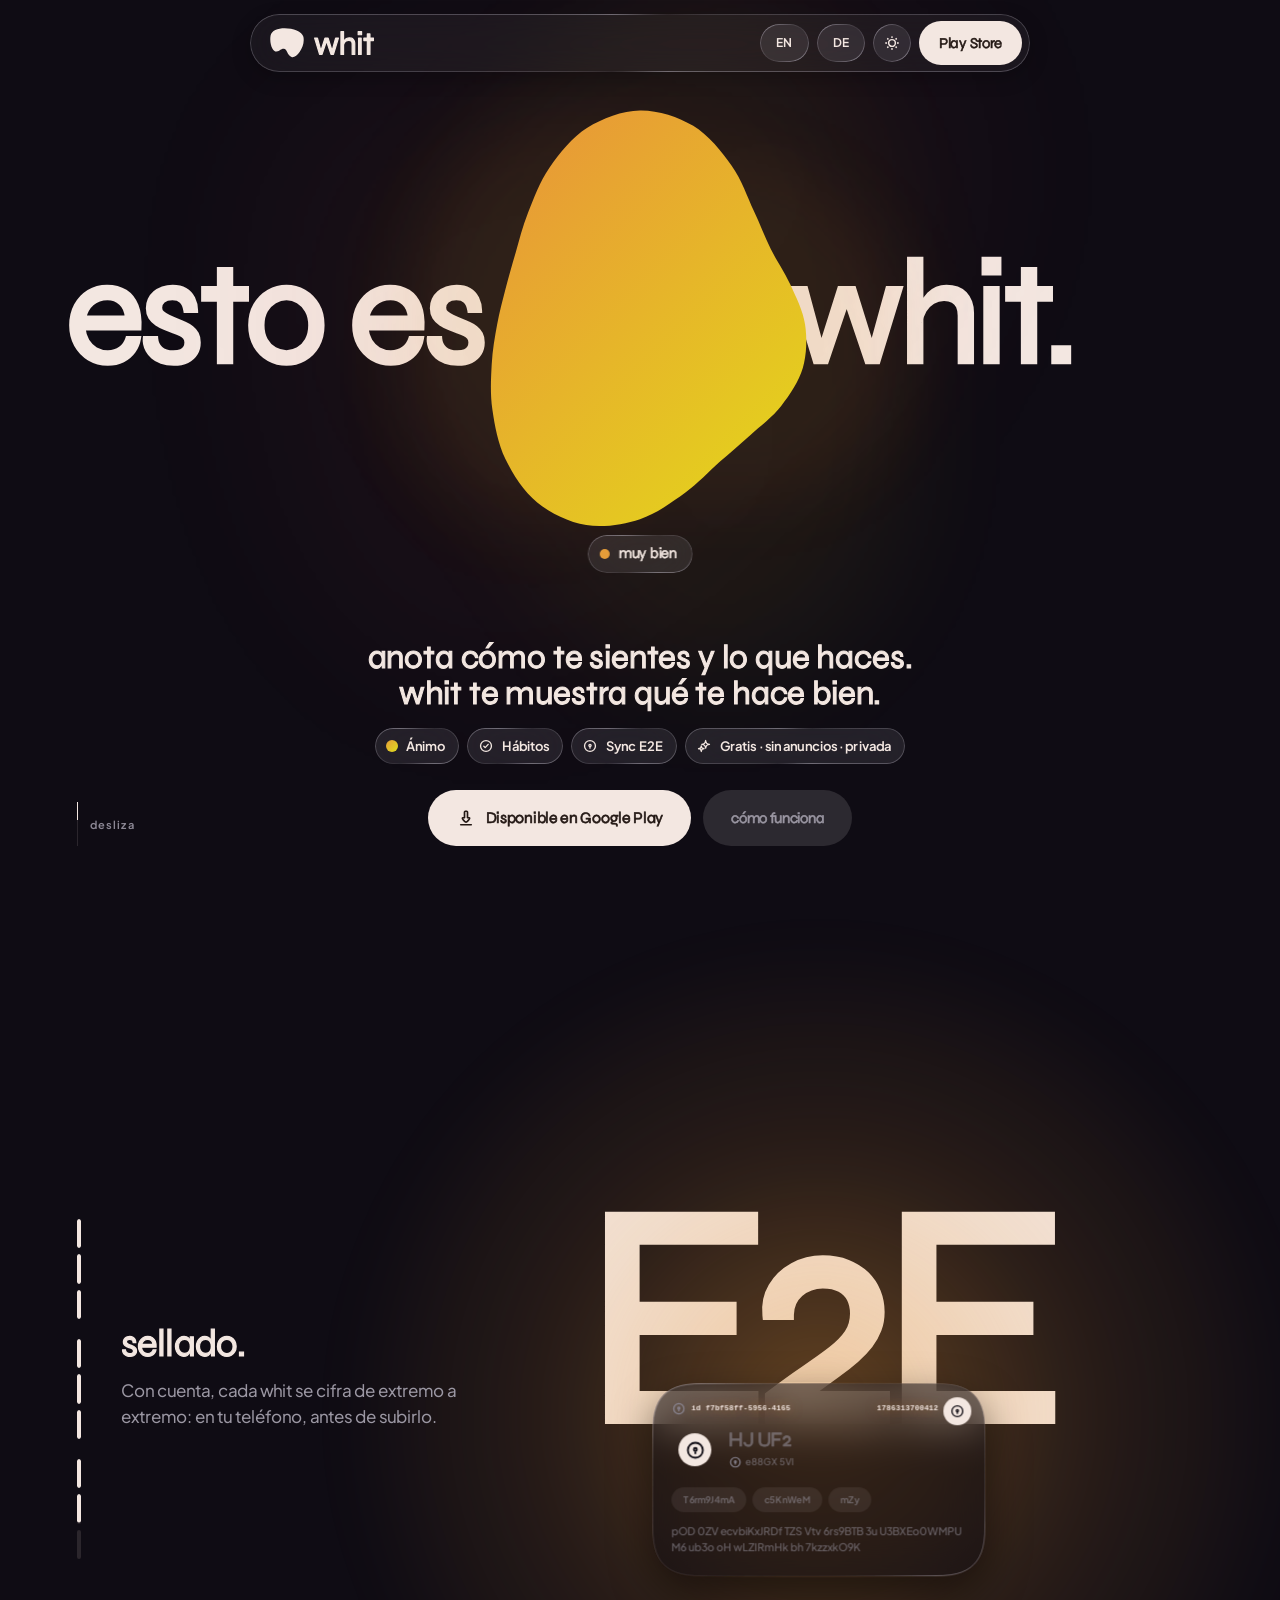
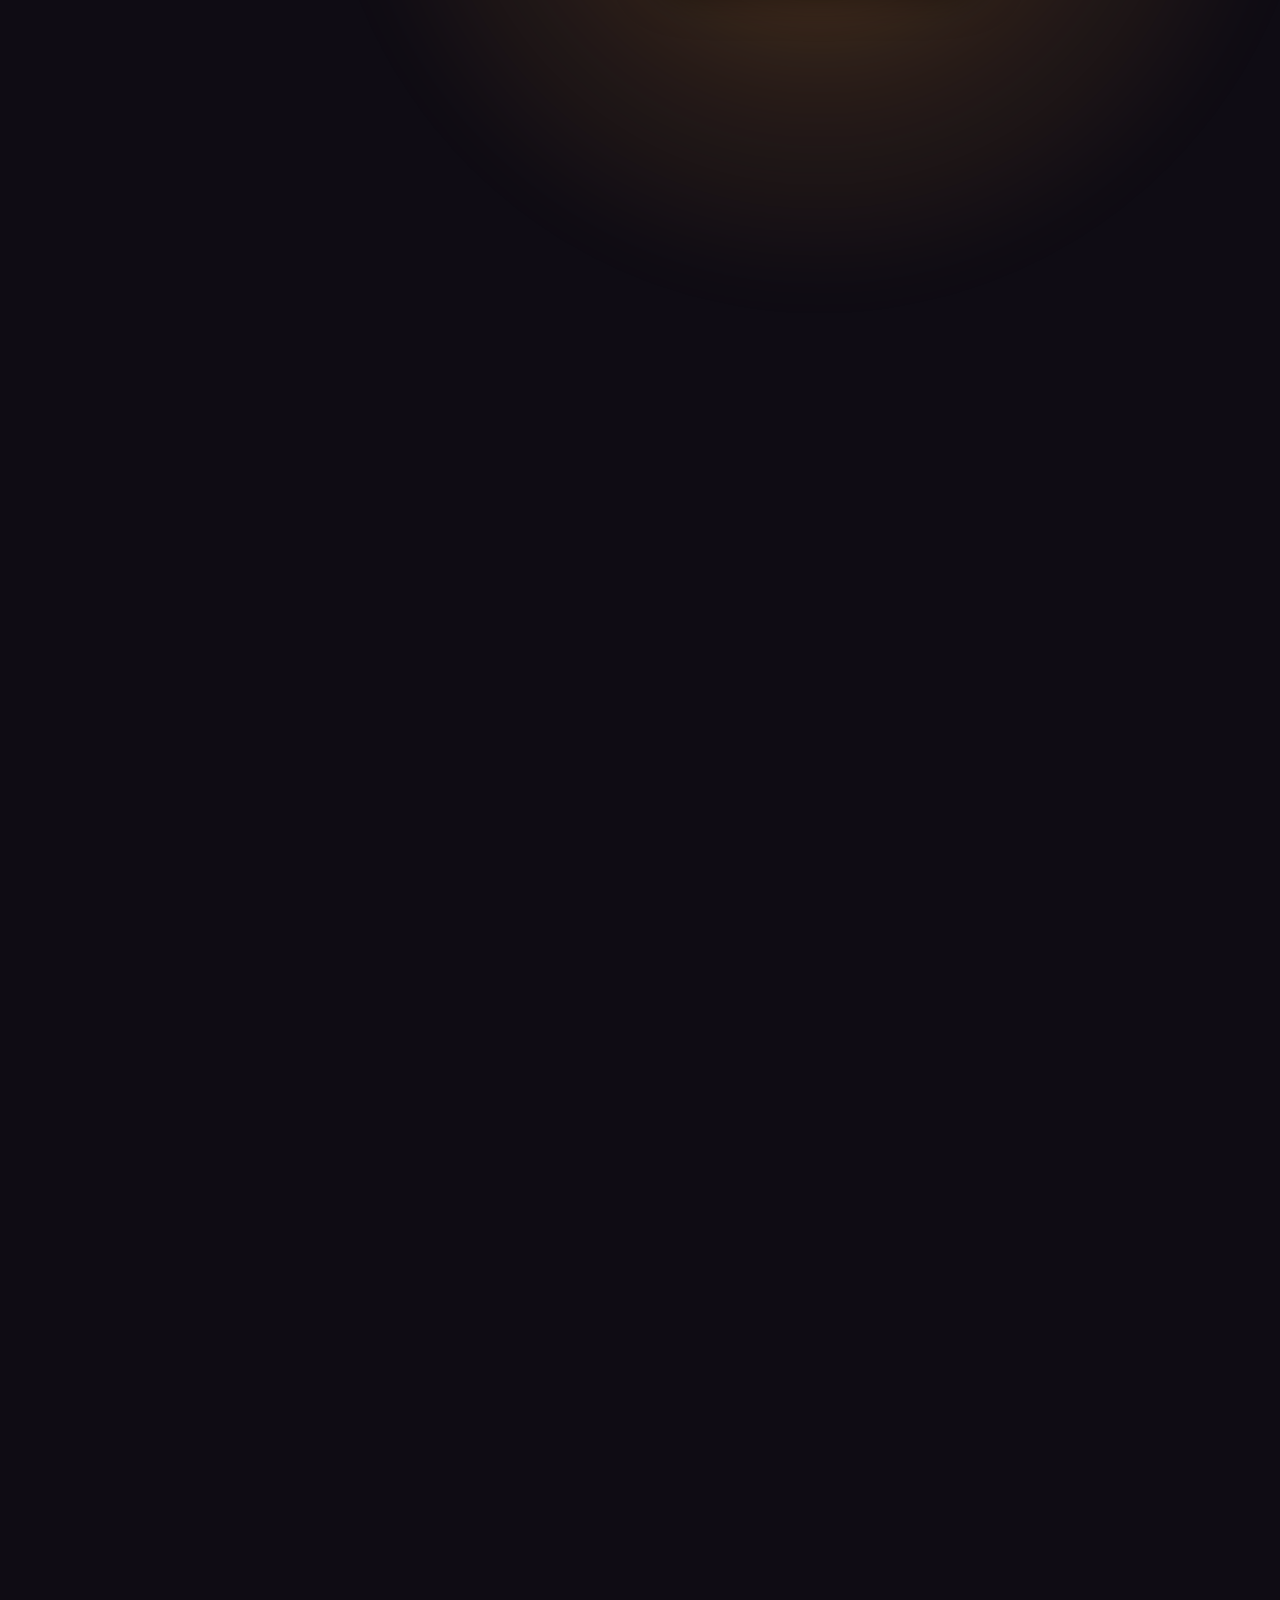
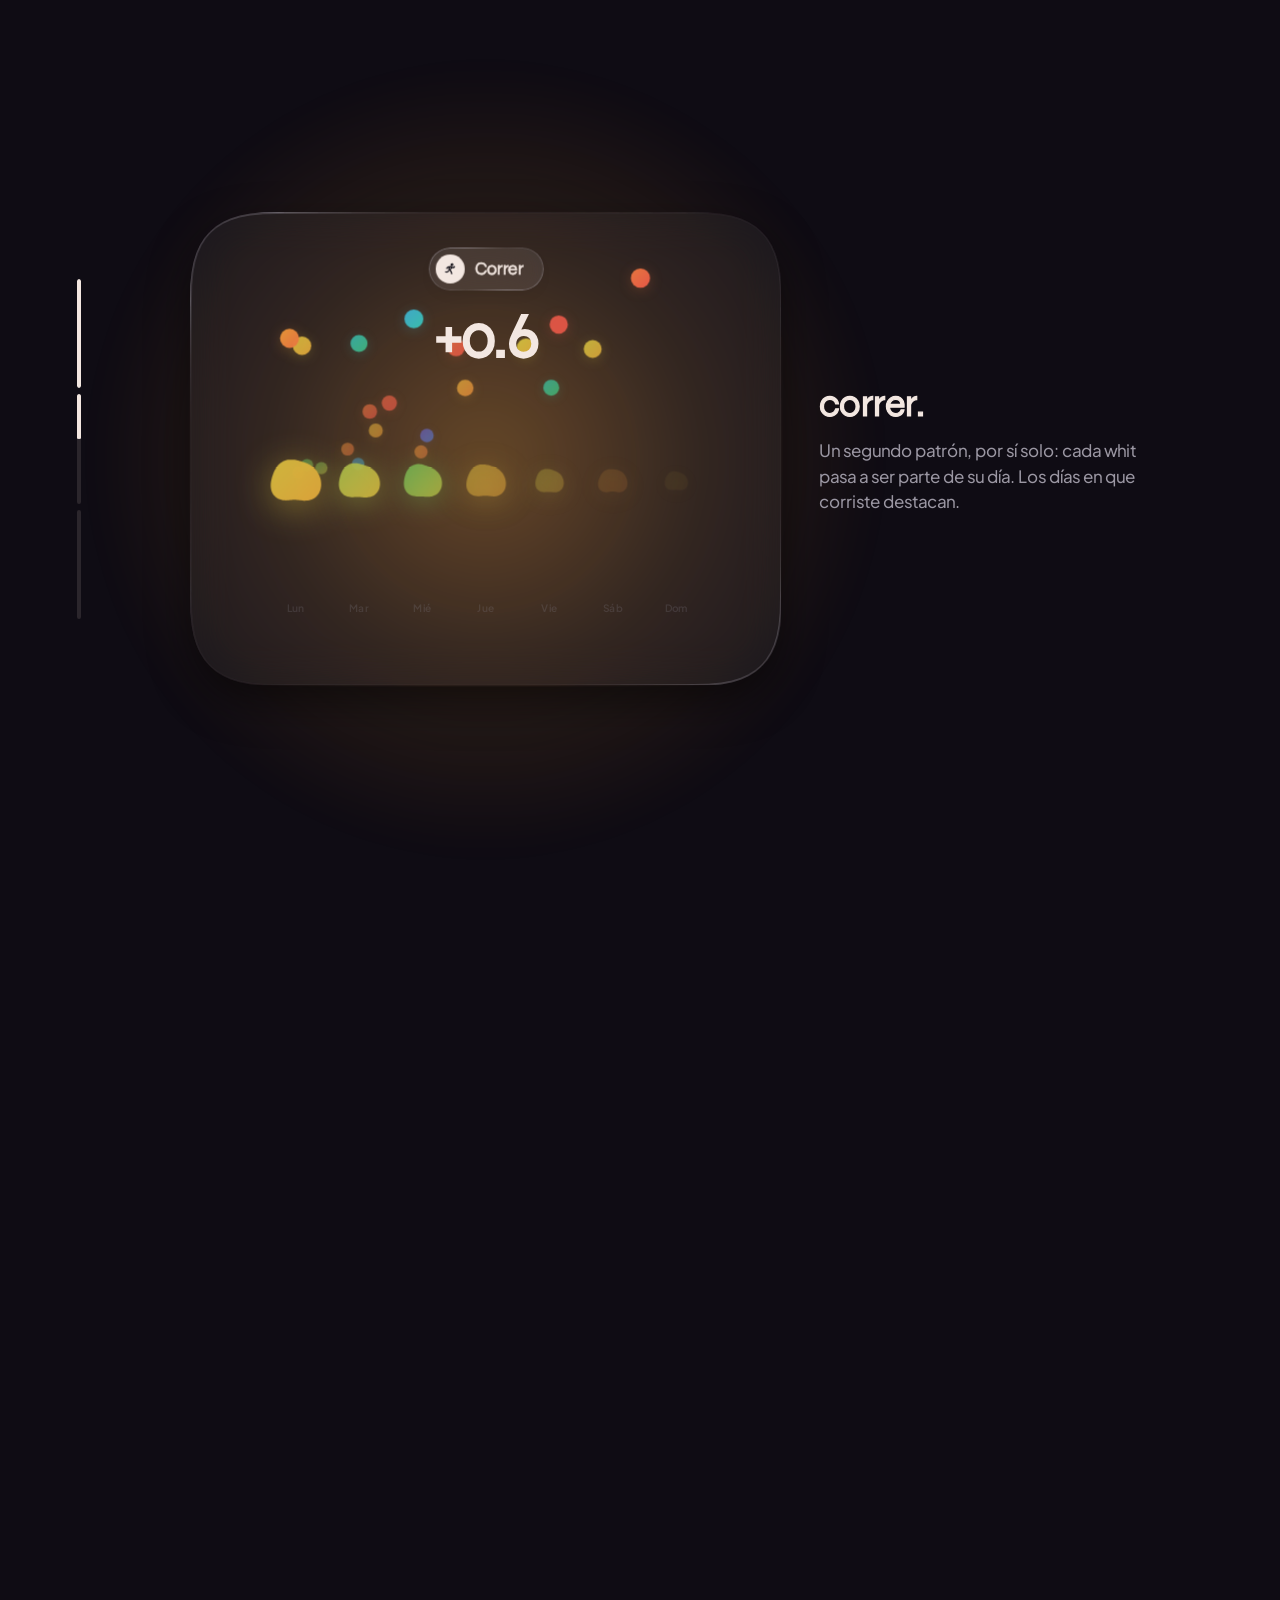
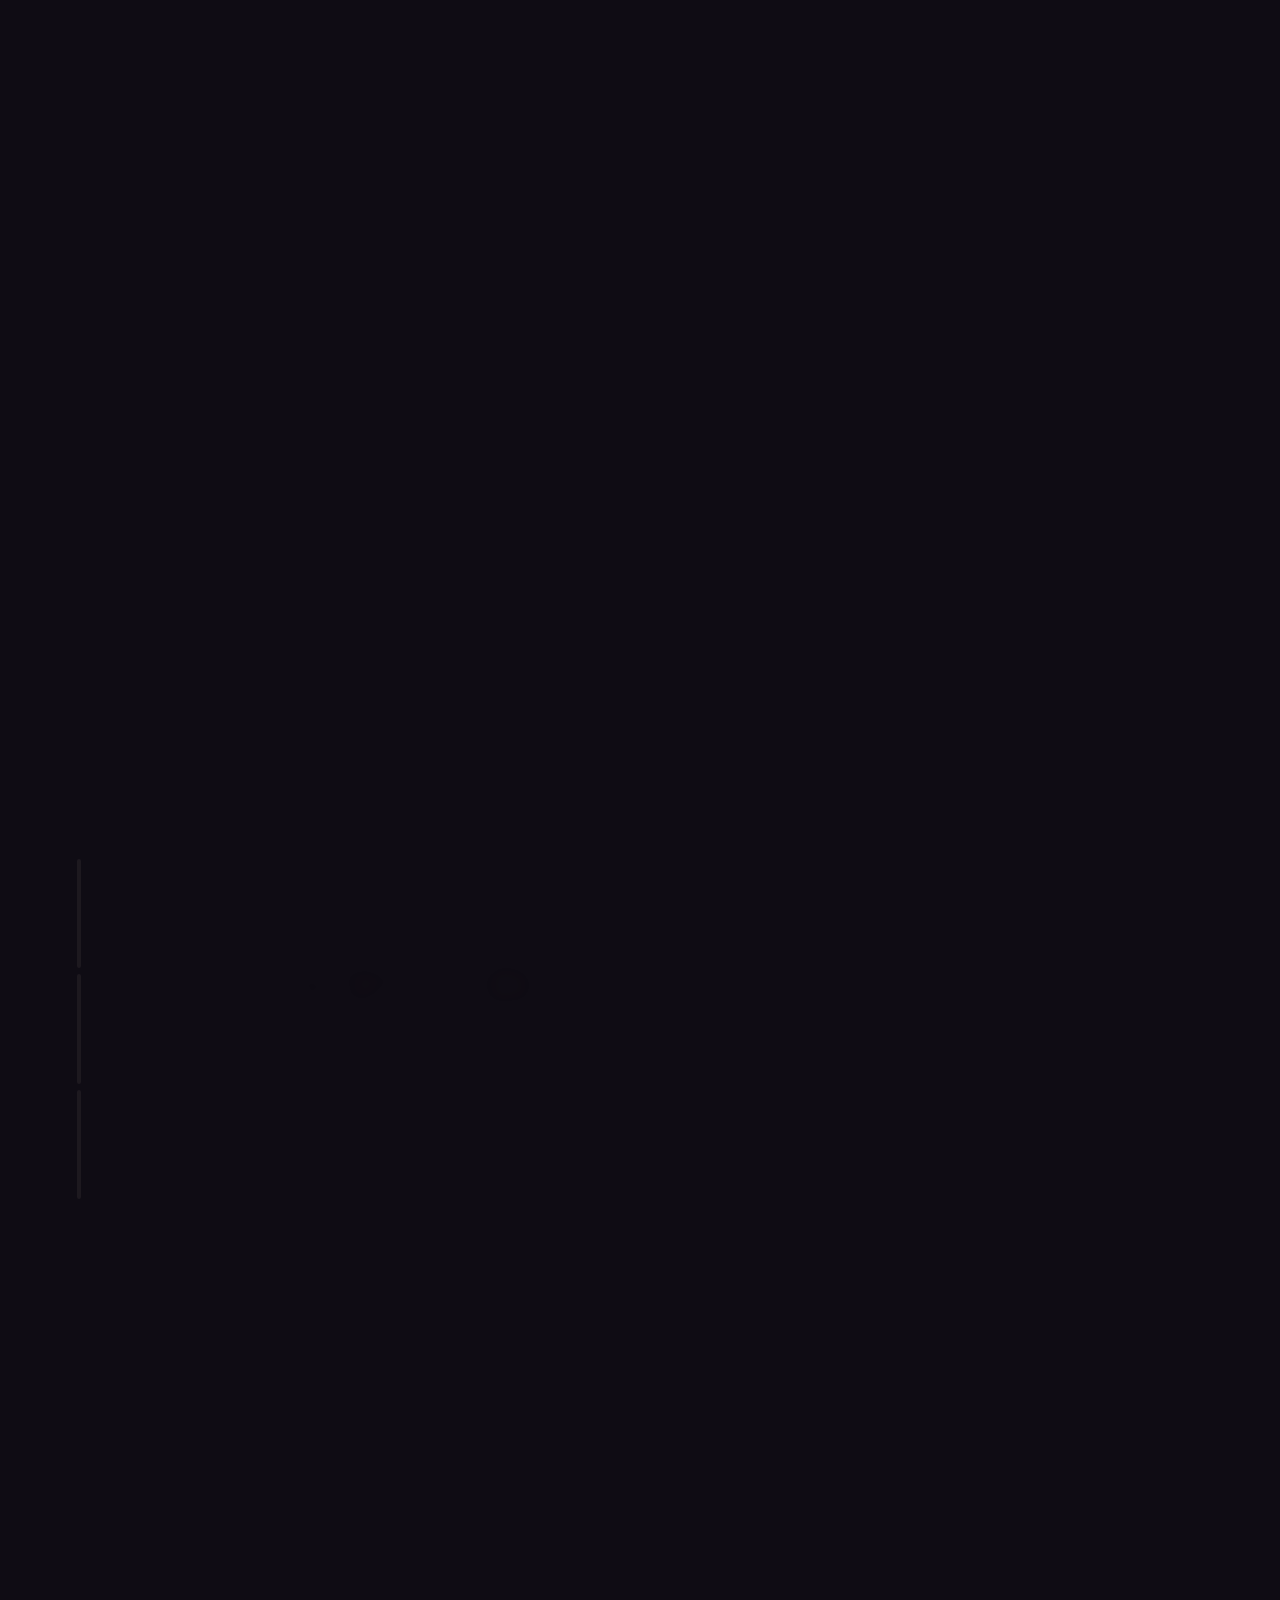
<file: es/index.html>
<!doctype html>
<html lang="es" data-theme="dark" data-page="es" data-root="../">
<head>
<meta charset="utf-8">
<meta name="viewport" content="width=device-width, initial-scale=1, viewport-fit=cover">
<title>whit – registro de ánimo y hábitos, gratis y privado</title>
<meta name="description" content="whit es un registro de ánimo y de hábitos en uno: gratis, sin anuncios, sin cuenta y con copia cifrada de extremo a extremo. Para Android.">
<meta name="theme-color" content="#0F0C14">
<meta name="google-site-verification" content="3biuOQkhxgMdpZW8a-6oaHBsU1FsdYP4mBdcRNuD1fY">
<!-- seo:start · generated by tool/build_site.py -->
<link rel="canonical" href="https://gobi275.github.io/whit/es/">
<link rel="alternate" hreflang="de" href="https://gobi275.github.io/whit/">
<link rel="alternate" hreflang="en" href="https://gobi275.github.io/whit/en/">
<link rel="alternate" hreflang="es" href="https://gobi275.github.io/whit/es/">
<link rel="alternate" hreflang="x-default" href="https://gobi275.github.io/whit/">
<meta property="og:type" content="website">
<meta property="og:site_name" content="whit">
<meta property="og:title" content="whit – registro de ánimo y hábitos, gratis y privado">
<meta property="og:description" content="whit es un registro de ánimo y de hábitos en uno: gratis, sin anuncios, sin cuenta y con copia cifrada de extremo a extremo. Para Android.">
<meta property="og:url" content="https://gobi275.github.io/whit/es/">
<meta property="og:locale" content="es_419">
<meta property="og:image" content="https://gobi275.github.io/whit/img/og-es.png">
<meta name="twitter:card" content="summary_large_image">
<script type="application/ld+json">{"@context":"https://schema.org","@graph":[{"@type":"MobileApplication","name":"whit","alternateName":"whit – mood & micro habits","description":"whit es un registro de ánimo y de hábitos en uno: gratis, sin anuncios, sin cuenta y con copia cifrada de extremo a extremo. Para Android.","url":"https://gobi275.github.io/whit/es/","operatingSystem":"Android","applicationCategory":"HealthApplication","inLanguage":["de","en","es"],"offers":{"@type":"Offer","price":"0","priceCurrency":"EUR"},"downloadUrl":"https://play.google.com/store/apps/details?id=app.whit.mobile","installUrl":"https://play.google.com/store/apps/details?id=app.whit.mobile","author":{"@type":"Person","name":"Leopold Wolpert","email":"gobi275@proton.me"}},{"@type":"FAQPage","inLanguage":"es","mainEntity":[{"@type":"Question","name":"¿Cómo me ayuda whit a descubrir qué me hace bien?","acceptedAnswer":{"@type":"Answer","text":"whit une tu ánimo con lo que llena tus días: sueño, movimiento, personas, lugares y tus hábitos. Tras unas semanas ves qué coincide con tus días buenos y qué con los difíciles. Para cada hábito, whit muestra cómo te sientes los días con él y los días sin él. A eso se suman tendencias de ánimo y energía y resúmenes de la semana, el mes y el año. Así reconoces patrones y puedes hacer más de lo que te hace bien."}},{"@type":"Question","name":"¿Qué es un whit y cómo funciona?","acceptedAnswer":{"@type":"Answer","text":"Un whit es un registro en la app: una mirada rápida a cómo estás ahora. Eliges tu ánimo y tu energía, y una forma toma su color y su silueta. Si quieres, añades sueño o movimiento, personas, lugares y una nota. Un whit toma solo unos segundos, tantas veces al día como quieras."}},{"@type":"Question","name":"¿whit también sirve para registrar hábitos?","acceptedAnswer":{"@type":"Answer","text":"Sí. Marcas hábitos deslizando, fijas metas semanales y mantienes rachas, con una pausa por semana. La diferencia: whit te muestra si un hábito te hace bien de verdad, en lugar de solo contar cuántas veces lo haces."}},{"@type":"Question","name":"¿En qué se diferencia whit de otras apps de ánimo?","acceptedAnswer":{"@type":"Answer","text":"La mayoría de las apps de ánimo reúnen registros. whit los conecta: te muestra cómo el sueño, el movimiento, las personas, los lugares y los hábitos se relacionan con tu ánimo, para que puedas mejorar de verdad. Y whit sigue siendo ligera: un whit se registra en segundos, y todo está pensado para entenderse sin instrucciones. Además, whit es totalmente gratis, funciona sin cuenta y tiene cifrado de extremo a extremo."}},{"@type":"Question","name":"¿Hay widgets y recordatorios?","acceptedAnswer":{"@type":"Answer","text":"Sí, y puedes adaptar ambos a tu gusto. Hay widgets de muchos tipos y tamaños para tu pantalla de inicio, desde tu ánimo hasta tu racha. Los recordatorios los configuras libremente: para tus whits, tus hábitos y tus resúmenes."}},{"@type":"Question","name":"¿whit es gratis de verdad?","acceptedAnswer":{"@type":"Answer","text":"Sí. Todas las funciones son gratis: sin versión Pro, sin suscripción, sin compras dentro de la app y nada detrás de un muro de pago. Y eso no va a cambiar."}},{"@type":"Question","name":"¿whit tiene anuncios?","acceptedAnswer":{"@type":"Answer","text":"No. whit no muestra anuncios ni incluye identificadores de publicidad, rastreadores o análisis de uso."}},{"@type":"Question","name":"¿Cómo puede whit ser gratis y a la vez tan privada?","acceptedAnswer":{"@type":"Answer","text":"whit es un proyecto personal, sin inversores y sin modelo de negocio. No tiene nada que vender, tampoco datos. Por eso whit puede prescindir de anuncios, rastreo y suscripciones, y tus registros se quedan contigo."}},{"@type":"Question","name":"¿Necesito una cuenta?","acceptedAnswer":{"@type":"Answer","text":"No. whit funciona sin conexión y sin cuenta. Así, ningún registro sale de tu teléfono. Solo necesitas una cuenta gratuita para la copia opcional en la nube y para sincronizar entre dispositivos."}},{"@type":"Question","name":"¿Qué tan segura es la copia en la nube?","acceptedAnswer":{"@type":"Answer","text":"Tus registros, notas, hábitos, tu nombre y tus ajustes se cifran en tu teléfono con AES-256-GCM antes de subirse. En la nube solo hay texto cifrado ilegible, y la llave la tienes solo tú. Solo queda legible lo técnico que necesita el inicio de sesión: tu correo, cuántos documentos tiene tu cuenta y cuándo se guardaron. Los nombres de los documentos son aleatorios."}},{"@type":"Question","name":"¿Qué pasa si pierdo mi código de recuperación?","acceptedAnswer":{"@type":"Answer","text":"Entonces la copia en la nube ya no se puede descifrar. Justo eso la mantiene privada: nadie más tiene la llave. Los datos de tu teléfono no se ven afectados, y puedes reemplazar la copia en la nube con ellos cuando quieras. Guarda el código en tu gestor de contraseñas."}},{"@type":"Question","name":"¿Qué datos usa whit?","acceptedAnswer":{"@type":"Answer","text":"whit no recopila datos sobre ti. Solo trabaja con lo que tú anotas, y eso se queda contigo. Sin ubicación, sin contactos, sin fotos, sin estadísticas de uso. Los informes de fallos están desactivados hasta que los actives en ajustes, y nunca incluyen tus registros."}},{"@type":"Question","name":"¿Puedo bloquear whit con mi huella?","acceptedAnswer":{"@type":"Answer","text":"Sí. El bloqueo de la app pide tu huella, tu rostro o el PIN del dispositivo. La comprobación la hace tu sistema operativo; whit solo recibe «desbloqueado» o «no desbloqueado»."}},{"@type":"Question","name":"¿Puedo exportar todos mis datos?","acceptedAnswer":{"@type":"Answer","text":"Sí, cuando quieras y completos, en Ajustes → Datos: como JSON, que puedes volver a importar en otro dispositivo, o como CSV."}},{"@type":"Question","name":"¿Cómo borro mis datos o mi cuenta?","acceptedAnswer":{"@type":"Answer","text":"Los whits sueltos se borran en el historial. Todo a la vez en Ajustes → Datos → «Borrar todos los datos», en el dispositivo y en la nube. La cuenta con todos sus datos en la nube, con «Eliminar cuenta». Sin la app basta un correo a gobi275@proton.me, y todo se borra en un plazo de 30 días. Borrar significa borrar."}},{"@type":"Question","name":"¿Puedo usar whit en varios dispositivos o cambiar de teléfono?","acceptedAnswer":{"@type":"Answer","text":"Sí. Con la cuenta opcional, whit sincroniza con cifrado de extremo a extremo. En el teléfono nuevo inicias sesión y escribes tu código de recuperación. Sin cuenta, te mudas con una exportación e importación."}},{"@type":"Question","name":"¿whit está disponible para iPhone?","acceptedAnswer":{"@type":"Answer","text":"Por ahora, whit solo está disponible para Android, en Google Play. Quizá en el futuro llegue también al iPhone."}},{"@type":"Question","name":"¿En qué idiomas está whit?","acceptedAnswer":{"@type":"Answer","text":"En español, inglés y alemán. Al abrirla por primera vez, whit usa el idioma de tu teléfono, y puedes cambiarlo cuando quieras en ajustes."}},{"@type":"Question","name":"¿whit es un producto médico?","acceptedAnswer":{"@type":"Answer","text":"No. whit no es un producto sanitario certificado y no hace diagnósticos. Te ayuda a conocerte mejor a ti y a tu día a día. Si te sientes mal durante mucho tiempo, lo indicado es hablar con un profesional de la salud o con un servicio de orientación."}},{"@type":"Question","name":"¿Qué significa el nombre whit?","acceptedAnswer":{"@type":"Answer","text":"En inglés, «a whit» es la cantidad más pequeña imaginable, como en «not worth a whit» («no vale nada»). Cada registro en la app es un whit: un dato diminuto por sí solo y, con los meses, una imagen honesta de cómo vives."}}]}]}</script>
<!-- seo:end -->
<link rel="icon" href="../img/whit_mark.svg" type="image/svg+xml">
<link rel="preload" href="../fonts/Syne.ttf" as="font" type="font/ttf" crossorigin>
<link rel="stylesheet" href="../css/whit.css">
<!-- Cookieless visit counting (privacy policy, section 11). Off on localhost by default. -->
<script data-goatcounter="https://whit.goatcounter.com/count" async src="https://gc.zgo.at/count.js"></script>
<script>
  // Paint the right ground before the first frame so a light-mode visitor never sees a dark flash.
  try { var q = new URLSearchParams(location.search).get('theme'); if ((q || localStorage.getItem('whit.theme')) === 'light') { document.documentElement.dataset.theme = 'light'; } } catch (e) {}
  document.documentElement.classList.add('js');
</script>
</head>
<body>

<!-- A floating glass island: the brand, where you are in the story, the action. -->
<header class="site-header glass">
  <div class="header-inner">
    <a class="brand" href="#top" aria-label="whit">
      <svg class="brand-mark" viewBox="0 0 700 606" aria-hidden="true"><path fill="currentColor" d="M687.475 182.465C641.318 -17.989 47.3687 -78.4101 11.1143 161.8C-16.6239 345.585 63.7731 490.283 134.908 485.749C206.044 481.216 212.316 428.312 283.595 428.034C354.874 427.757 344.667 556.671 442.797 596.352C540.927 636.033 733.631 382.92 687.475 182.465Z"/></svg>
      <span class="wordmark" aria-hidden="true"></span>
    </a>
    <div class="chapter" aria-live="polite"><div class="ch-in"><span class="ch-n"></span><span class="ch-t"></span></div><i class="ch-bar"><i></i></i></div>
    <div class="header-actions">
      <!-- One chip per OTHER language, in order of reach: EN, DE, ES (the current one is hidden). -->
      <button class="chip glass lang-toggle wide-only" type="button" data-lang="en" lang="en">EN</button>
      <button class="chip glass lang-toggle wide-only" type="button" data-lang="de" lang="de">DE</button>
      <button class="chip glass lang-toggle wide-only" type="button" data-lang="es" lang="es" hidden>ES</button>
      <button class="circle glass theme-toggle wide-only" type="button"></button>
      <a class="btn-bold btn-dense play-link hide-sm" data-from="header" href="https://play.google.com/store/apps/details?id=app.whit.mobile&amp;referrer=utm_source%3Dwebsite%26utm_medium%3Dweb%26utm_campaign%3Dlanding%26utm_content%3Dheader" rel="noopener"><span data-t="playShort">Play Store</span></a>
      <button class="circle glass menu-btn" type="button" data-icon="menu" data-size="18" aria-label="Menu"></button>
    </div>
  </div>
</header>

<!-- The soft grid behind everything: it drifts slower than the page, its vignette stays put. -->
<div class="grid-bg" aria-hidden="true"></div>

<main id="top">

  <!-- meet whit. ───────────────────────────────────────────────────── -->
  <section id="sec-hero" class="hero">
    <canvas class="hero-canvas" aria-hidden="true"></canvas>
    <h1 class="hero-title">
      <span class="ht ht-l"><span data-t="heroMeet">esto es</span></span>
      <span class="ht ht-r"><span data-t="heroWhit">whit.</span></span>
    </h1>
    <div class="hero-now glass"><i class="now-dot"></i><span class="now-word syne-fb15"></span></div>
    <div class="hero-foot">
      <p class="hero-sub display-3" data-t="heroSub">anota cómo te sientes y lo que haces.
whit te muestra qué te hace bien.</p>
      <div class="hero-chips">
        <span class="fchip glass"><i class="fdot"></i><span data-t="heroChipMood">Ánimo</span></span>
        <span class="fchip glass" data-icon="check_circle" data-size="16"><span data-t="heroChipHabits">Hábitos</span></span>
        <span class="fchip glass" data-icon="lock" data-size="16"><span data-t="heroChipSync">Sync E2E</span></span>
        <span class="fchip glass" data-icon="sparkle" data-size="16"><span data-t="heroChipFree">Gratis · sin anuncios · privada</span></span>
      </div>
      <div class="cta-row">
        <a class="btn-bold btn-prominent play-link" data-from="hero" href="https://play.google.com/store/apps/details?id=app.whit.mobile&amp;referrer=utm_source%3Dwebsite%26utm_medium%3Dweb%26utm_campaign%3Dlanding%26utm_content%3Dhero" rel="noopener" data-icon="download" data-size="20"><span data-t="play">Disponible en Google Play</span></a>
        <a class="btn-quiet btn-prominent" href="#s-journey"><span data-t="heroMore">cómo funciona</span></a>
      </div>
    </div>
    <div class="hero-try"><span class="hint-dot"></span><span data-t="heroTryTouch">toca donde quieras</span></div>
    <div class="scroll-cue" aria-hidden="true"><i></i><span data-t="scroll">desliza</span></div>
    <div class="scroll-cue-m" aria-hidden="true" data-icon="down" data-size="18"><span data-t="scroll">desliza</span></div>
  </section>

  <!-- 01–03 · one whit: check in, context, sealed ─────────────────── -->
  <section id="s-journey" class="scene lay-l"><div class="stage"><div class="seo-copy"><h2>¿cómo estás ahora?</h2><h3>un control, una gota.</h3><p>Sigue bajando: el control se mueve y la gota toma la forma y el color de tu ánimo. En la app lo deslizas tú.</p><h3>siéntelo.</h3><p>Calma, neutral o energía: la energía también mueve la gota.</p><h3>una palabra.</h3><p>De ambos sale una palabra, una de 21. Dice más que cualquier número.</p><h3>tu sueño.</h3><p>Por la mañana, whit pregunta cuánto y qué tan bien dormiste.</p><h3>tu movimiento.</h3><p>Por la noche, whit pregunta cuánto te moviste y con qué intensidad.</p><h2>¿y alrededor?</h2><h3>qué influyó.</h3><p>Personas, lugares, clima: un toque por etiqueta. Luego whit te muestra cuáles te hacen bien.</p><h3>una frase, si quieres.</h3><p>Un toque en la nota. La frase se queda con ese día.</p><h2>solo tú puedes leerlo.</h2><h3>guardado.</h3><p>En tu teléfono. Sin cuenta, ahí se queda.</p><h3>sellado.</h3><p>Con cuenta, cada whit se cifra de extremo a extremo: en tu teléfono, antes de subirlo.</p><h3>lo que ve la nube.</h3><p>Un ID aleatorio y una hora. El resto es ruido, para Google, el servidor y para mí.</p></div></div></section>

  <!-- 04 · patterns ─────────────────────────────────────────────────── -->
  <section id="s-patterns" class="scene lay-r"><div class="stage"><div class="seo-copy"><h2>mira qué te hace bien.</h2><h3>sueño.</h3><p>Los días con 8 horas de sueño o más, tu ánimo está un paso entero más arriba.</p><h3>correr.</h3><p>Un segundo patrón, por sí solo: cada whit pasa a ser parte de su día. Los días en que corriste destacan.</p><h3>tu semana.</h3><p>El sábado arriba, el miércoles abajo: tu ritmo de un vistazo.</p></div></div></section>

  <!-- 05 · habits ───────────────────────────────────────────────────── -->
  <section id="s-habits" class="scene lay-c"><div class="stage"><div class="seo-copy"><h2>márcalo deslizando.</h2><h3>hábitos pequeños.</h3><p>Correr, agua, leer. Justo al lado de tu ánimo.</p><h3>a la izquierda: hecho.</h3><p>Un gesto y el día queda marcado. A la derecha se borra.</p><h3>metas que sostienen.</h3><p>El anillo muestra tu meta semanal. Y whit lo celebra contigo cuando la cumples.</p></div></div></section>

  <!-- 06 · for everyone: the page turns over ─────────────────────────── -->
  <section id="s-free" class="scene scene-free"><div class="stage"><div class="seo-copy"><h3>privada.</h3><p>Funciona sin cuenta. Exporta y borra cuando quieras, con un toque.</p><h3>sin anuncios.</h3><p>Sin identificadores de publicidad, sin rastreadores, sin análisis de uso en la app.</p><h3>gratis.</h3><p>Un proyecto personal, sin inversores y sin un modelo de negocio que necesite tus datos.</p></div></div></section>

  <!-- get it: the opening move, once more ──────────────────────────── -->
  <section id="sec-cta" class="hero cta-hero">
    <canvas class="hero-canvas" aria-hidden="true"></canvas>
    <h2 class="hero-title">
      <span class="ht ht-l"><span data-t="ctaL">consigue</span></span>
      <span class="ht ht-r"><span data-t="ctaR">whit.</span></span>
    </h2>
    <div class="hero-foot">
      <p class="hero-sub display-3" data-t="ctaP">Gratis y sin anuncios, en español, inglés y alemán.</p>
      <div class="cta-row">
        <a class="btn-bold btn-hero play-link" data-from="cta" href="https://play.google.com/store/apps/details?id=app.whit.mobile&amp;referrer=utm_source%3Dwebsite%26utm_medium%3Dweb%26utm_campaign%3Dlanding%26utm_content%3Dcta" rel="noopener" data-icon="download" data-size="20"><span data-t="play">Disponible en Google Play</span></a>
      </div>
    </div>
  </section>

  <!-- faq:start · generated by tool/build_site.py from website/faq.json, edit there -->
  <section id="faq" class="faq" aria-labelledby="faq-h">
    <div class="wrap">
      <header class="faq-head">
        <span class="faq-label glass">FAQ</span>
        <h2 id="faq-h" class="display-2">¿alguna pregunta?</h2>
        <p class="lede">Qué hace whit, cuánto cuesta y cómo se protegen tus datos.</p>
      </header>
      <div class="faq-quick">
        <div class="faq-tile" data-bento="compact" data-invert><span class="faq-disc" data-icon="insights" data-size="22"></span><b class="faq-tt">mira qué te hace bien</b><span class="faq-tx">Patrones entre ánimo, sueño, hábitos y tu día a día.</span></div>
        <div class="faq-tile" data-bento="compact"><span class="faq-disc" data-icon="heart" data-size="22"></span><b class="faq-tt">gratis. para siempre.</b><span class="faq-tx">Sin anuncios, sin versión Pro, sin suscripción.</span></div>
        <div class="faq-tile" data-bento="compact"><span class="faq-disc" data-icon="phone" data-size="22"></span><b class="faq-tt">sin cuenta</b><span class="faq-tx">Funciona sin conexión. Todo se queda en tu teléfono.</span></div>
        <div class="faq-tile" data-bento="compact"><span class="faq-disc" data-icon="lock" data-size="22"></span><b class="faq-tt">de extremo a extremo</b><span class="faq-tx">Solo tú puedes leer tus registros.</span></div>
      </div>
      <div class="faq-groups">
        <div class="faq-group">
          <h3 class="faq-cat">qué hace whit</h3>
          <div class="faq-list">
          <div class="faq-item" data-bento="morph"><details><summary><h4 class="faq-q">¿Cómo me ayuda whit a descubrir qué me hace bien?</h4><span class="faq-plus" data-icon="plus" data-size="18"></span></summary><div class="faq-a"><p>whit une tu ánimo con lo que llena tus días: sueño, movimiento, personas, lugares y tus hábitos. Tras unas semanas ves qué coincide con tus días buenos y qué con los difíciles.</p><p>Para cada hábito, whit muestra cómo te sientes los días con él y los días sin él. A eso se suman tendencias de ánimo y energía y resúmenes de la semana, el mes y el año. Así reconoces patrones y puedes hacer más de lo que te hace bien.</p></div></details></div>
          <div class="faq-item" data-bento="morph"><details><summary><h4 class="faq-q">¿Qué es un whit y cómo funciona?</h4><span class="faq-plus" data-icon="plus" data-size="18"></span></summary><div class="faq-a"><p>Un whit es un registro en la app: una mirada rápida a cómo estás ahora. Eliges tu ánimo y tu energía, y una forma toma su color y su silueta.</p><p>Si quieres, añades sueño o movimiento, personas, lugares y una nota. Un whit toma solo unos segundos, tantas veces al día como quieras.</p></div></details></div>
          <div class="faq-item" data-bento="morph"><details><summary><h4 class="faq-q">¿whit también sirve para registrar hábitos?</h4><span class="faq-plus" data-icon="plus" data-size="18"></span></summary><div class="faq-a"><p>Sí. Marcas hábitos deslizando, fijas metas semanales y mantienes rachas, con una pausa por semana.</p><p>La diferencia: whit te muestra si un hábito te hace bien de verdad, en lugar de solo contar cuántas veces lo haces.</p></div></details></div>
          <div class="faq-item" data-bento="morph"><details><summary><h4 class="faq-q">¿En qué se diferencia whit de otras apps de ánimo?</h4><span class="faq-plus" data-icon="plus" data-size="18"></span></summary><div class="faq-a"><p>La mayoría de las apps de ánimo reúnen registros. whit los conecta: te muestra cómo el sueño, el movimiento, las personas, los lugares y los hábitos se relacionan con tu ánimo, para que puedas mejorar de verdad.</p><p>Y whit sigue siendo ligera: un whit se registra en segundos, y todo está pensado para entenderse sin instrucciones. Además, whit es totalmente gratis, funciona sin cuenta y tiene cifrado de extremo a extremo.</p></div></details></div>
          <div class="faq-item" data-bento="morph"><details><summary><h4 class="faq-q">¿Hay widgets y recordatorios?</h4><span class="faq-plus" data-icon="plus" data-size="18"></span></summary><div class="faq-a"><p>Sí, y puedes adaptar ambos a tu gusto. Hay widgets de muchos tipos y tamaños para tu pantalla de inicio, desde tu ánimo hasta tu racha.</p><p>Los recordatorios los configuras libremente: para tus whits, tus hábitos y tus resúmenes.</p></div></details></div>
          </div>
        </div>
        <div class="faq-group">
          <h3 class="faq-cat">costo y anuncios</h3>
          <div class="faq-list">
          <div class="faq-item" data-bento="morph"><details><summary><h4 class="faq-q">¿whit es gratis de verdad?</h4><span class="faq-plus" data-icon="plus" data-size="18"></span></summary><div class="faq-a"><p>Sí. Todas las funciones son gratis: sin versión Pro, sin suscripción, sin compras dentro de la app y nada detrás de un muro de pago. Y eso no va a cambiar.</p></div></details></div>
          <div class="faq-item" data-bento="morph"><details><summary><h4 class="faq-q">¿whit tiene anuncios?</h4><span class="faq-plus" data-icon="plus" data-size="18"></span></summary><div class="faq-a"><p>No. whit no muestra anuncios ni incluye identificadores de publicidad, rastreadores o análisis de uso.</p></div></details></div>
          <div class="faq-item" data-bento="morph"><details><summary><h4 class="faq-q">¿Cómo puede whit ser gratis y a la vez tan privada?</h4><span class="faq-plus" data-icon="plus" data-size="18"></span></summary><div class="faq-a"><p>whit es un proyecto personal, sin inversores y sin modelo de negocio. No tiene nada que vender, tampoco datos. Por eso whit puede prescindir de anuncios, rastreo y suscripciones, y tus registros se quedan contigo.</p></div></details></div>
          </div>
        </div>
        <div class="faq-group">
          <h3 class="faq-cat">privacidad y seguridad</h3>
          <div class="faq-list">
          <div class="faq-item" data-bento="morph"><details><summary><h4 class="faq-q">¿Necesito una cuenta?</h4><span class="faq-plus" data-icon="plus" data-size="18"></span></summary><div class="faq-a"><p>No. whit funciona sin conexión y sin cuenta. Así, ningún registro sale de tu teléfono.</p><p>Solo necesitas una cuenta gratuita para la copia opcional en la nube y para sincronizar entre dispositivos.</p></div></details></div>
          <div class="faq-item" data-bento="morph"><details><summary><h4 class="faq-q">¿Qué tan segura es la copia en la nube?</h4><span class="faq-plus" data-icon="plus" data-size="18"></span></summary><div class="faq-a"><p>Tus registros, notas, hábitos, tu nombre y tus ajustes se cifran en tu teléfono con AES-256-GCM antes de subirse. En la nube solo hay texto cifrado ilegible, y la llave la tienes solo tú.</p><p>Solo queda legible lo técnico que necesita el inicio de sesión: tu correo, cuántos documentos tiene tu cuenta y cuándo se guardaron. Los nombres de los documentos son aleatorios.</p></div></details></div>
          <div class="faq-item" data-bento="morph"><details><summary><h4 class="faq-q">¿Qué pasa si pierdo mi código de recuperación?</h4><span class="faq-plus" data-icon="plus" data-size="18"></span></summary><div class="faq-a"><p>Entonces la copia en la nube ya no se puede descifrar. Justo eso la mantiene privada: nadie más tiene la llave.</p><p>Los datos de tu teléfono no se ven afectados, y puedes reemplazar la copia en la nube con ellos cuando quieras. Guarda el código en tu gestor de contraseñas.</p></div></details></div>
          <div class="faq-item" data-bento="morph"><details><summary><h4 class="faq-q">¿Qué datos usa whit?</h4><span class="faq-plus" data-icon="plus" data-size="18"></span></summary><div class="faq-a"><p>whit no recopila datos sobre ti. Solo trabaja con lo que tú anotas, y eso se queda contigo. Sin ubicación, sin contactos, sin fotos, sin estadísticas de uso.</p><p>Los informes de fallos están desactivados hasta que los actives en ajustes, y nunca incluyen tus registros.</p></div></details></div>
          <div class="faq-item" data-bento="morph"><details><summary><h4 class="faq-q">¿Puedo bloquear whit con mi huella?</h4><span class="faq-plus" data-icon="plus" data-size="18"></span></summary><div class="faq-a"><p>Sí. El bloqueo de la app pide tu huella, tu rostro o el PIN del dispositivo. La comprobación la hace tu sistema operativo; whit solo recibe «desbloqueado» o «no desbloqueado».</p></div></details></div>
          </div>
        </div>
        <div class="faq-group">
          <h3 class="faq-cat">tus datos</h3>
          <div class="faq-list">
          <div class="faq-item" data-bento="morph"><details><summary><h4 class="faq-q">¿Puedo exportar todos mis datos?</h4><span class="faq-plus" data-icon="plus" data-size="18"></span></summary><div class="faq-a"><p>Sí, cuando quieras y completos, en Ajustes → Datos: como JSON, que puedes volver a importar en otro dispositivo, o como CSV.</p></div></details></div>
          <div class="faq-item" data-bento="morph"><details><summary><h4 class="faq-q">¿Cómo borro mis datos o mi cuenta?</h4><span class="faq-plus" data-icon="plus" data-size="18"></span></summary><div class="faq-a"><p>Los whits sueltos se borran en el historial. Todo a la vez en Ajustes → Datos → «Borrar todos los datos», en el dispositivo y en la nube. La cuenta con todos sus datos en la nube, con «Eliminar cuenta».</p><p>Sin la app basta un correo a gobi275@proton.me, y todo se borra en un plazo de 30 días. Borrar significa borrar.</p></div></details></div>
          <div class="faq-item" data-bento="morph"><details><summary><h4 class="faq-q">¿Puedo usar whit en varios dispositivos o cambiar de teléfono?</h4><span class="faq-plus" data-icon="plus" data-size="18"></span></summary><div class="faq-a"><p>Sí. Con la cuenta opcional, whit sincroniza con cifrado de extremo a extremo. En el teléfono nuevo inicias sesión y escribes tu código de recuperación.</p><p>Sin cuenta, te mudas con una exportación e importación.</p></div></details></div>
          </div>
        </div>
        <div class="faq-group">
          <h3 class="faq-cat">app y dispositivos</h3>
          <div class="faq-list">
          <div class="faq-item" data-bento="morph"><details><summary><h4 class="faq-q">¿whit está disponible para iPhone?</h4><span class="faq-plus" data-icon="plus" data-size="18"></span></summary><div class="faq-a"><p>Por ahora, whit solo está disponible para Android, en Google Play. Quizá en el futuro llegue también al iPhone.</p></div></details></div>
          <div class="faq-item" data-bento="morph"><details><summary><h4 class="faq-q">¿En qué idiomas está whit?</h4><span class="faq-plus" data-icon="plus" data-size="18"></span></summary><div class="faq-a"><p>En español, inglés y alemán. Al abrirla por primera vez, whit usa el idioma de tu teléfono, y puedes cambiarlo cuando quieras en ajustes.</p></div></details></div>
          <div class="faq-item" data-bento="morph"><details><summary><h4 class="faq-q">¿whit es un producto médico?</h4><span class="faq-plus" data-icon="plus" data-size="18"></span></summary><div class="faq-a"><p>No. whit no es un producto sanitario certificado y no hace diagnósticos. Te ayuda a conocerte mejor a ti y a tu día a día.</p><p>Si te sientes mal durante mucho tiempo, lo indicado es hablar con un profesional de la salud o con un servicio de orientación.</p></div></details></div>
          <div class="faq-item" data-bento="morph"><details><summary><h4 class="faq-q">¿Qué significa el nombre whit?</h4><span class="faq-plus" data-icon="plus" data-size="18"></span></summary><div class="faq-a"><p>En inglés, «a whit» es la cantidad más pequeña imaginable, como en «not worth a whit» («no vale nada»). Cada registro en la app es un whit: un dato diminuto por sí solo y, con los meses, una imagen honesta de cómo vives.</p></div></details></div>
          </div>
        </div>
      </div>
      <div class="faq-contact" data-bento="section">
        <div class="faq-contact-txt"><h3 class="faq-ct">¿más preguntas?</h3><p>Escríbeme. Me alegra cada correo, sea una pregunta, una idea o una opinión.</p></div>
        <a class="btn-bold btn-prominent" href="mailto:gobi275@proton.me" data-icon="mail" data-size="20"><span>Escribir un correo</span></a>
      </div>
    </div>
  </section>
  <!-- faq:end -->
</main>

<!-- Phones: the app's floating glass bar, carrying the one action. -->
<nav class="dock glass" aria-label="whit">
  <svg class="brand-mark" viewBox="0 0 700 606" aria-hidden="true"><path fill="currentColor" d="M687.475 182.465C641.318 -17.989 47.3687 -78.4101 11.1143 161.8C-16.6239 345.585 63.7731 490.283 134.908 485.749C206.044 481.216 212.316 428.312 283.595 428.034C354.874 427.757 344.667 556.671 442.797 596.352C540.927 636.033 733.631 382.92 687.475 182.465Z"/></svg>
  <span class="dock-word syne-fb17">whit</span>
  <a class="btn-bold btn-dense play-link" data-from="dock" href="https://play.google.com/store/apps/details?id=app.whit.mobile&amp;referrer=utm_source%3Dwebsite%26utm_medium%3Dweb%26utm_campaign%3Dlanding%26utm_content%3Ddock" rel="noopener" data-icon="download" data-size="18"><span data-t="playShort">Play Store</span></a>
</nav>

<footer class="site-footer">
  <div class="wrap"><div class="footer-inner" data-bento="section">
    <div class="footer-brand">
      <svg class="brand-mark" viewBox="0 0 700 606" aria-hidden="true"><path fill="currentColor" d="M687.475 182.465C641.318 -17.989 47.3687 -78.4101 11.1143 161.8C-16.6239 345.585 63.7731 490.283 134.908 485.749C206.044 481.216 212.316 428.312 283.595 428.034C354.874 427.757 344.667 556.671 442.797 596.352C540.927 636.033 733.631 382.92 687.475 182.465Z"/></svg>
      <span data-t="personal">un proyecto personal.</span>
    </div>
    <nav class="footer-links">
      <a data-href="privacyHref" data-t="privacy" href="../privacy.html">Privacidad</a>
      <a href="../delete.html" data-path="delete.html" data-t="del">Borrar datos</a>
      <a href="mailto:gobi275@proton.me">gobi275@proton.me</a>
    </nav>
    <p class="disclaimer" data-t="disclaimer">whit no es un producto médico y no sustituye una terapia ni un asesoramiento profesional.</p>
  </div></div>
</footer>

<button class="to-top glass" type="button" data-icon="arrow_up" data-size="20" aria-label="Back to top"></button>

<div class="cursor" aria-hidden="true"><div class="cur-dot"></div><div class="cur-label glass"></div></div>

<script type="module" src="../js/main.js"></script>
</body>
</html>
</file>
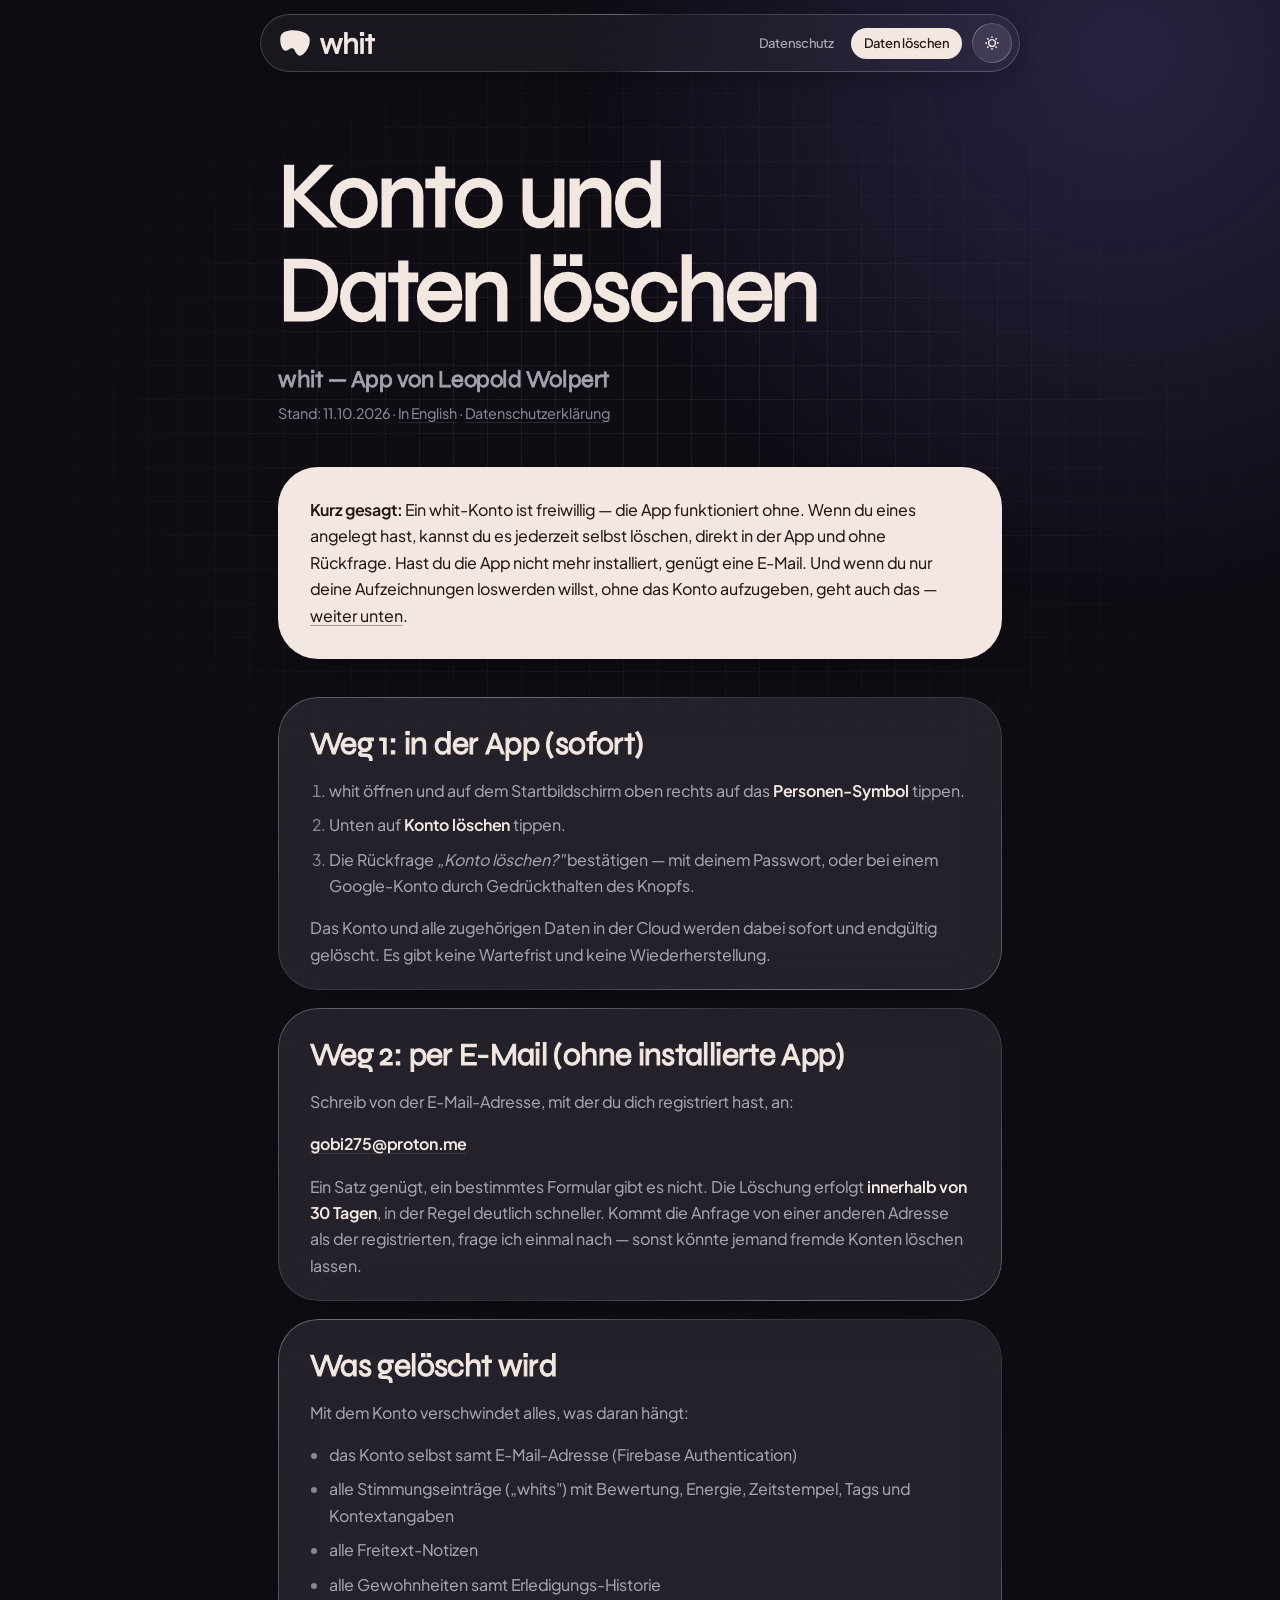
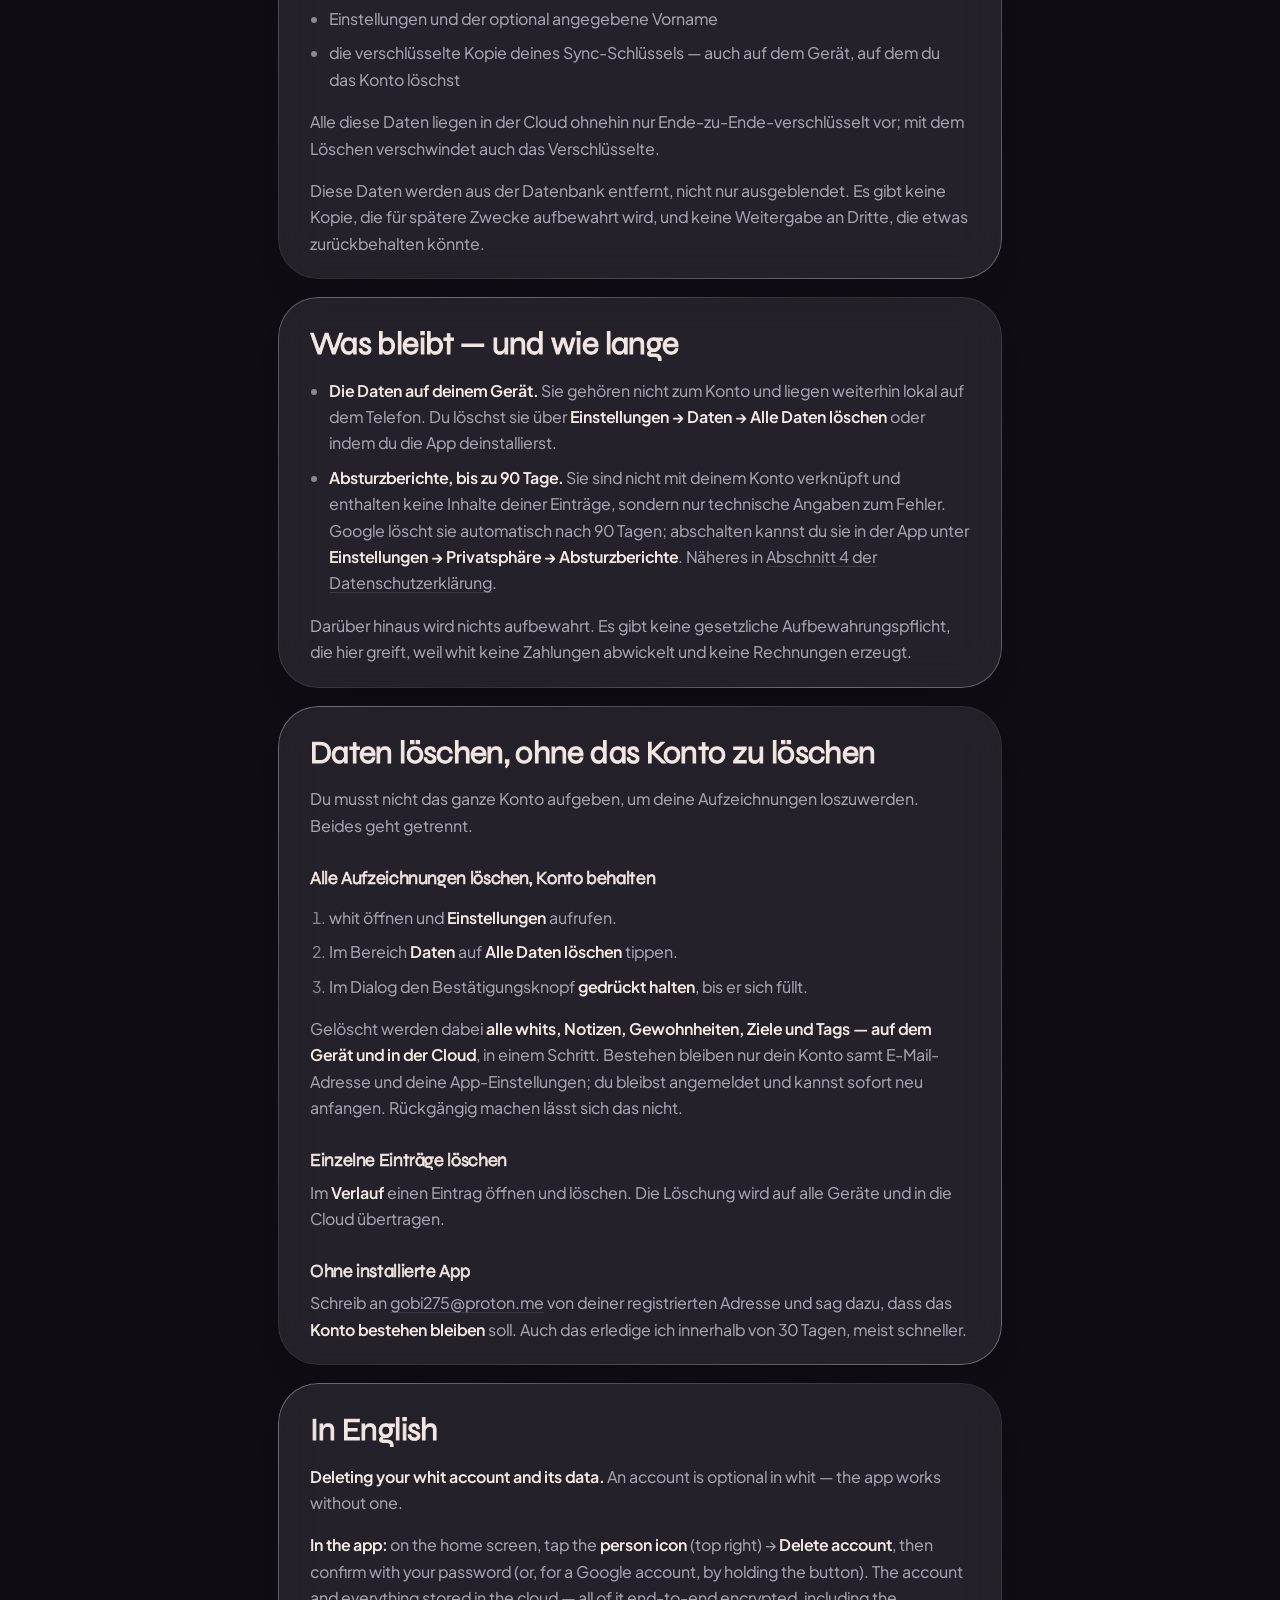
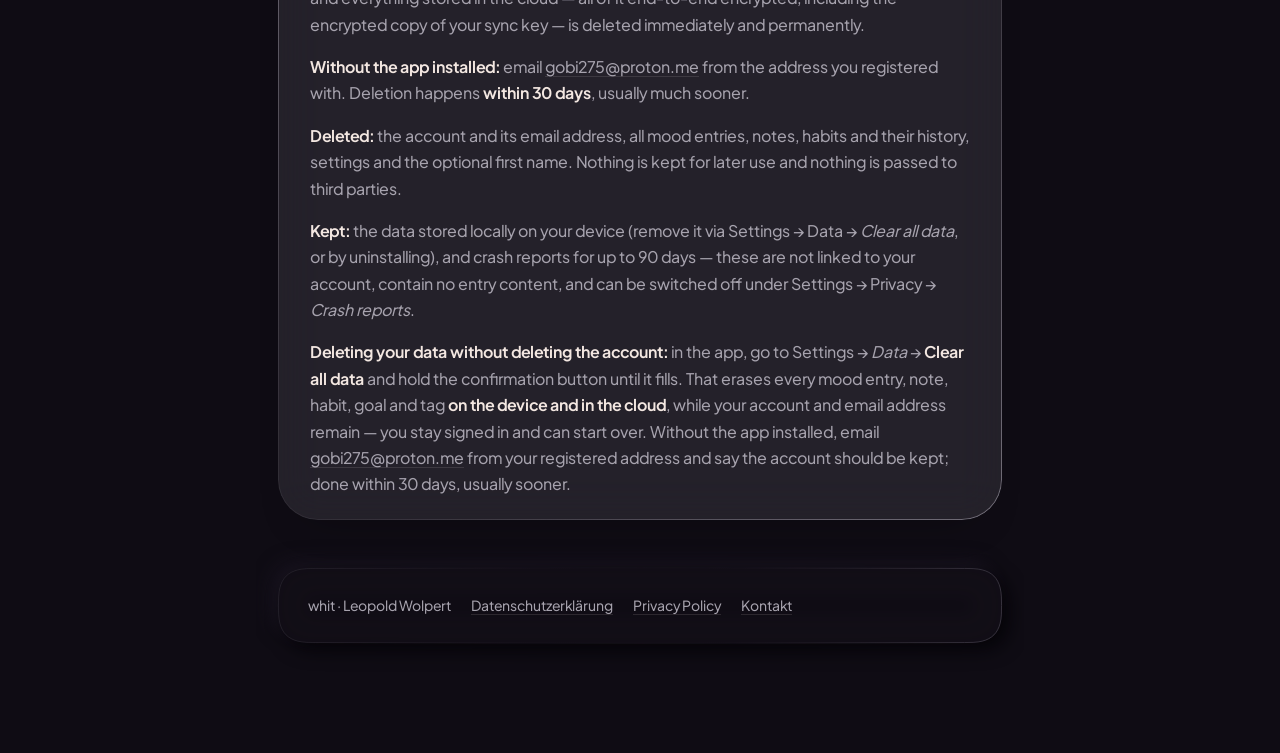
<file: delete.html>
<!DOCTYPE html>
<html lang="de">
<head>
<meta charset="utf-8">
<meta name="viewport" content="width=device-width, initial-scale=1">
<title>Konto und Daten löschen — whit</title>
<meta name="description" content="Wie du dein whit-Konto und alle zugehörigen Daten löschst — in der App oder per E-Mail.">
<link rel="icon" href="img/whit_mark.svg" type="image/svg+xml">
<link rel="preload" href="fonts/Syne.ttf" as="font" type="font/ttf" crossorigin>
<link rel="stylesheet" href="css/legal.css">
<script>
  // Same theme as the website (same key), dark unless the visitor chose light.
  try { document.documentElement.dataset.theme = localStorage.getItem('whit.theme') === 'light' ? 'light' : 'dark'; } catch (e) { document.documentElement.dataset.theme = 'dark'; }
</script>
<script type="module" src="js/legal.js"></script>
</head>
<body>
<main>

<a class="mark" href="index.html" aria-label="whit">
  <svg viewBox="0 0 700 606" aria-hidden="true">
    <path fill="currentColor" d="M687.475 182.465C641.318 -17.989 47.3687 -78.4101 11.1143 161.8C-16.6239 345.585 63.7731 490.283 134.908 485.749C206.044 481.216 212.316 428.312 283.595 428.034C354.874 427.757 344.667 556.671 442.797 596.352C540.927 636.033 733.631 382.92 687.475 182.465Z"/>
  </svg>
  <span>whit</span>
</a>

<h1>Konto und Daten löschen</h1>
<p class="lede">whit — App von Leopold Wolpert</p>
<p class="meta">Stand: 11.10.2026 · <a href="#english">In English</a> · <a href="privacy-de.html">Datenschutzerklärung</a></p>

<div class="card">
  <p><strong>Kurz gesagt:</strong> Ein whit-Konto ist freiwillig — die App
  funktioniert ohne. Wenn du eines angelegt hast, kannst du es jederzeit selbst
  löschen, direkt in der App und ohne Rückfrage. Hast du die App nicht mehr
  installiert, genügt eine E-Mail. Und wenn du nur deine Aufzeichnungen
  loswerden willst, ohne das Konto aufzugeben, geht auch das —
  <a href="#daten-ohne-konto">weiter unten</a>.</p>
</div>

<h2>Weg 1: in der App (sofort)</h2>
<ol>
  <li>whit öffnen und auf dem Startbildschirm oben rechts auf das
  <strong>Personen-Symbol</strong> tippen.</li>
  <li>Unten auf <strong>Konto löschen</strong> tippen.</li>
  <li>Die Rückfrage <em>„Konto löschen?"</em> bestätigen — mit deinem Passwort,
  oder bei einem Google-Konto durch Gedrückthalten des Knopfs.</li>
</ol>
<p>Das Konto und alle zugehörigen Daten in der Cloud werden dabei sofort und
endgültig gelöscht. Es gibt keine Wartefrist und keine Wiederherstellung.</p>

<h2>Weg 2: per E-Mail (ohne installierte App)</h2>
<p>Schreib von der E-Mail-Adresse, mit der du dich registriert hast, an:</p>
<p><strong><a href="mailto:gobi275@proton.me?subject=Konto%20l%C3%B6schen">gobi275@proton.me</a></strong></p>
<p>Ein Satz genügt, ein bestimmtes Formular gibt es nicht. Die Löschung erfolgt
<strong>innerhalb von 30 Tagen</strong>, in der Regel deutlich schneller. Kommt
die Anfrage von einer anderen Adresse als der registrierten, frage ich einmal
nach — sonst könnte jemand fremde Konten löschen lassen.</p>

<h2>Was gelöscht wird</h2>
<p>Mit dem Konto verschwindet alles, was daran hängt:</p>
<ul>
  <li>das Konto selbst samt E-Mail-Adresse (Firebase Authentication)</li>
  <li>alle Stimmungseinträge („whits") mit Bewertung, Energie, Zeitstempel,
  Tags und Kontextangaben</li>
  <li>alle Freitext-Notizen</li>
  <li>alle Gewohnheiten samt Erledigungs-Historie</li>
  <li>Einstellungen und der optional angegebene Vorname</li>
  <li>die verschlüsselte Kopie deines Sync-Schlüssels — auch auf dem Gerät,
  auf dem du das Konto löschst</li>
</ul>
<p>Alle diese Daten liegen in der Cloud ohnehin nur Ende-zu-Ende-verschlüsselt
vor; mit dem Löschen verschwindet auch das Verschlüsselte.</p>
<p>Diese Daten werden aus der Datenbank entfernt, nicht nur ausgeblendet. Es
gibt keine Kopie, die für spätere Zwecke aufbewahrt wird, und keine
Weitergabe an Dritte, die etwas zurückbehalten könnte.</p>

<h2>Was bleibt — und wie lange</h2>
<ul>
  <li><strong>Die Daten auf deinem Gerät.</strong> Sie gehören nicht zum Konto
  und liegen weiterhin lokal auf dem Telefon. Du löschst sie über
  <strong>Einstellungen → Daten → Alle Daten löschen</strong> oder indem du die
  App deinstallierst.</li>
  <li><strong>Absturzberichte, bis zu 90 Tage.</strong> Sie sind nicht mit
  deinem Konto verknüpft und enthalten keine Inhalte deiner Einträge, sondern
  nur technische Angaben zum Fehler. Google löscht sie automatisch nach 90
  Tagen; abschalten kannst du sie in der App unter <strong>Einstellungen →
  Privatsphäre → Absturzberichte</strong>. Näheres in
  <a href="privacy-de.html#absturzberichte">Abschnitt 4 der
  Datenschutzerklärung</a>.</li>
</ul>
<p>Darüber hinaus wird nichts aufbewahrt. Es gibt keine gesetzliche
Aufbewahrungspflicht, die hier greift, weil whit keine Zahlungen abwickelt und
keine Rechnungen erzeugt.</p>

<h2 id="daten-ohne-konto">Daten löschen, ohne das Konto zu löschen</h2>
<p>Du musst nicht das ganze Konto aufgeben, um deine Aufzeichnungen
loszuwerden. Beides geht getrennt.</p>

<h3>Alle Aufzeichnungen löschen, Konto behalten</h3>
<ol>
  <li>whit öffnen und <strong>Einstellungen</strong> aufrufen.</li>
  <li>Im Bereich <strong>Daten</strong> auf <strong>Alle Daten löschen</strong>
  tippen.</li>
  <li>Im Dialog den Bestätigungsknopf <strong>gedrückt halten</strong>, bis er
  sich füllt.</li>
</ol>
<p>Gelöscht werden dabei <strong>alle whits, Notizen, Gewohnheiten, Ziele und
Tags — auf dem Gerät und in der Cloud</strong>, in einem Schritt. Bestehen
bleiben nur dein Konto samt E-Mail-Adresse und deine App-Einstellungen; du
bleibst angemeldet und kannst sofort neu anfangen. Rückgängig machen lässt sich
das nicht.</p>

<h3>Einzelne Einträge löschen</h3>
<p>Im <strong>Verlauf</strong> einen Eintrag öffnen und löschen. Die Löschung
wird auf alle Geräte und in die Cloud übertragen.</p>

<h3>Ohne installierte App</h3>
<p>Schreib an
<a href="mailto:gobi275@proton.me?subject=Daten%20l%C3%B6schen">gobi275@proton.me</a>
von deiner registrierten Adresse und sag dazu, dass das <strong>Konto bestehen
bleiben</strong> soll. Auch das erledige ich innerhalb von 30 Tagen, meist
schneller.</p>

<h2 id="english">In English</h2>
<p><strong>Deleting your whit account and its data.</strong> An account is
optional in whit — the app works without one.</p>
<p><strong>In the app:</strong> on the home screen, tap the
<strong>person icon</strong> (top right) → <strong>Delete account</strong>, then
confirm with your password (or, for a Google account, by holding the button).
The account and everything stored in the cloud — all of it end-to-end encrypted,
including the encrypted copy of your sync key — is deleted immediately and
permanently.</p>
<p><strong>Without the app installed:</strong> email
<a href="mailto:gobi275@proton.me?subject=Delete%20account">gobi275@proton.me</a>
from the address you registered with. Deletion happens
<strong>within 30 days</strong>, usually much sooner.</p>
<p><strong>Deleted:</strong> the account and its email address, all mood
entries, notes, habits and their history, settings and the optional first
name. Nothing is kept for later use and nothing is passed to third parties.</p>
<p><strong>Kept:</strong> the data stored locally on your device (remove it via
Settings → Data → <em>Clear all data</em>, or by uninstalling), and crash
reports for up to 90 days — these are not linked to your account, contain no
entry content, and can be switched off under Settings → Privacy →
<em>Crash reports</em>.</p>
<p><strong>Deleting your data without deleting the account:</strong> in the app,
go to Settings → <em>Data</em> → <strong>Clear all data</strong> and hold the
confirmation button until it fills. That erases every mood entry, note, habit,
goal and tag <strong>on the device and in the cloud</strong>, while your account
and email address remain — you stay signed in and can start over. Without the
app installed, email
<a href="mailto:gobi275@proton.me?subject=Delete%20data">gobi275@proton.me</a>
from your registered address and say the account should be kept; done within 30
days, usually sooner.</p>

<footer>
  <span>whit · Leopold Wolpert</span>
  <a href="privacy-de.html">Datenschutzerklärung</a>
  <a href="privacy.html">Privacy Policy</a>
  <a href="mailto:gobi275@proton.me">Kontakt</a>
</footer>

</main>
</body>
</html>
</file>
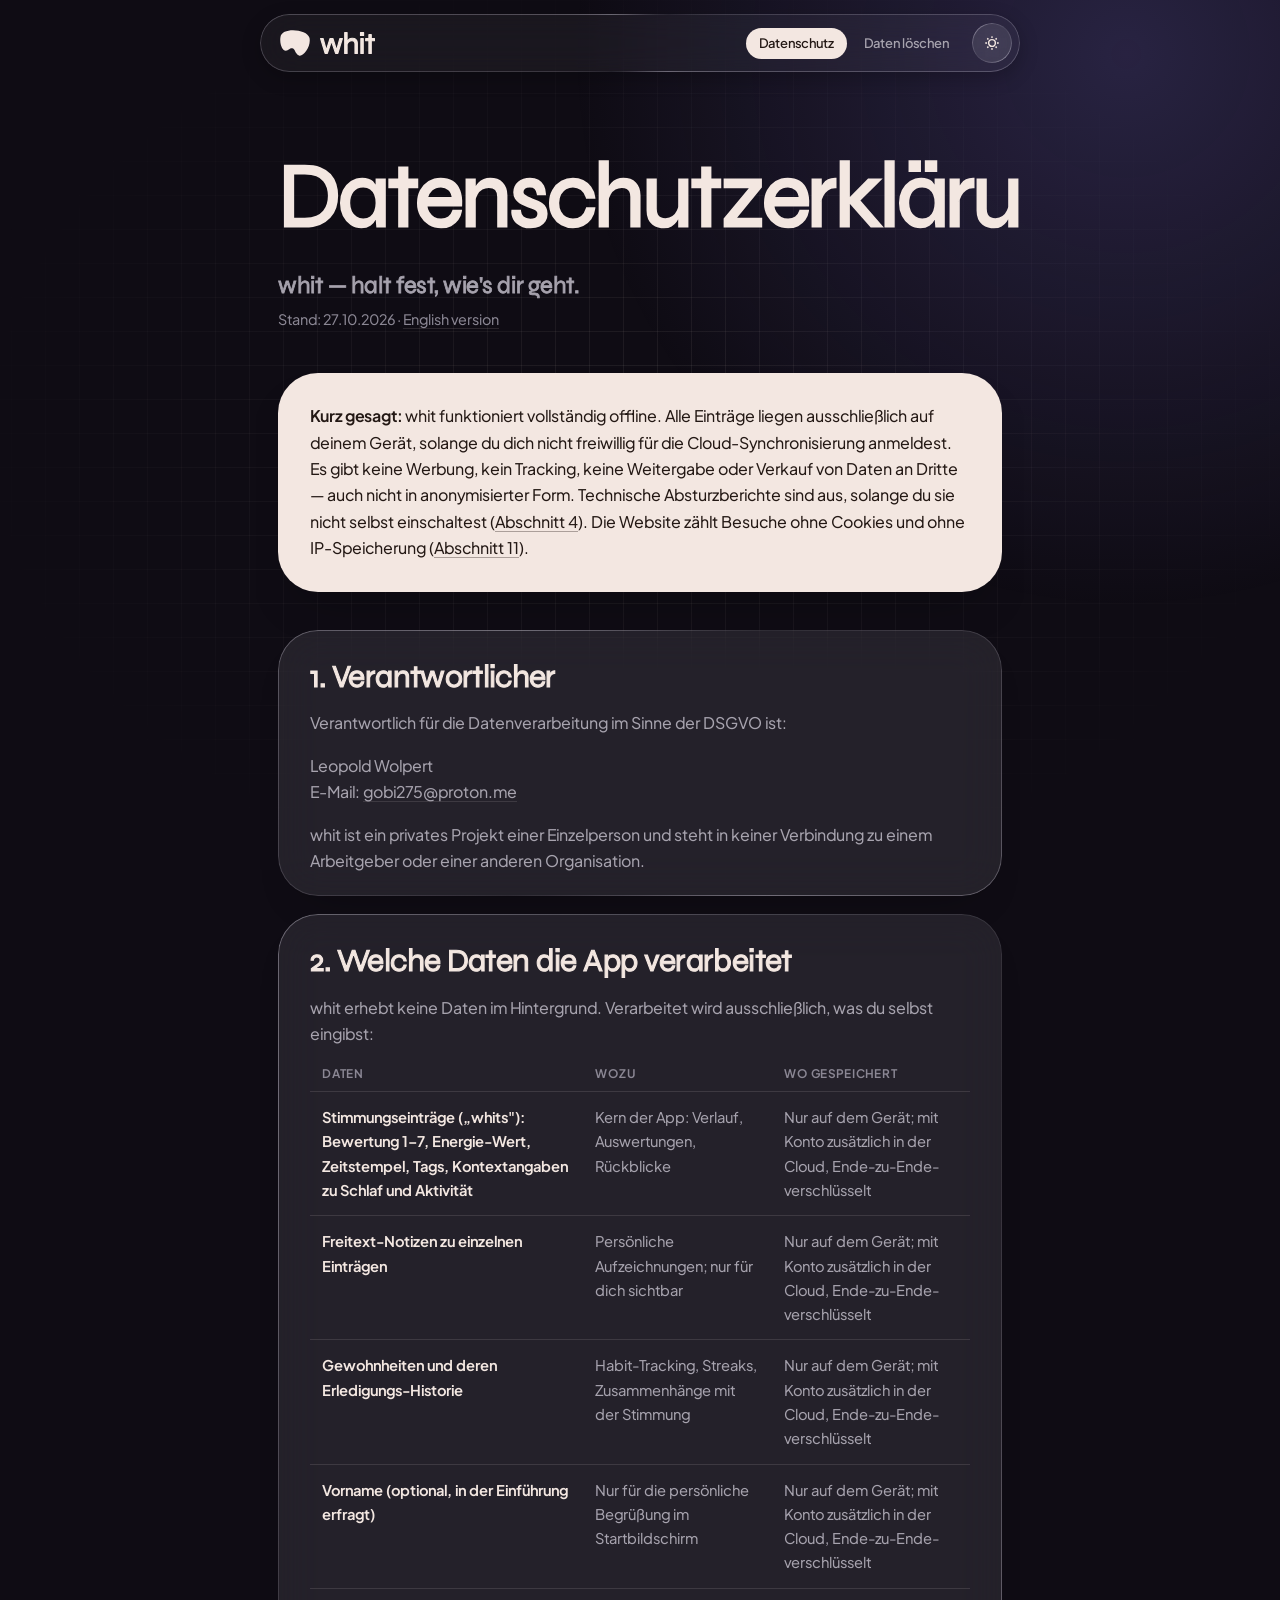
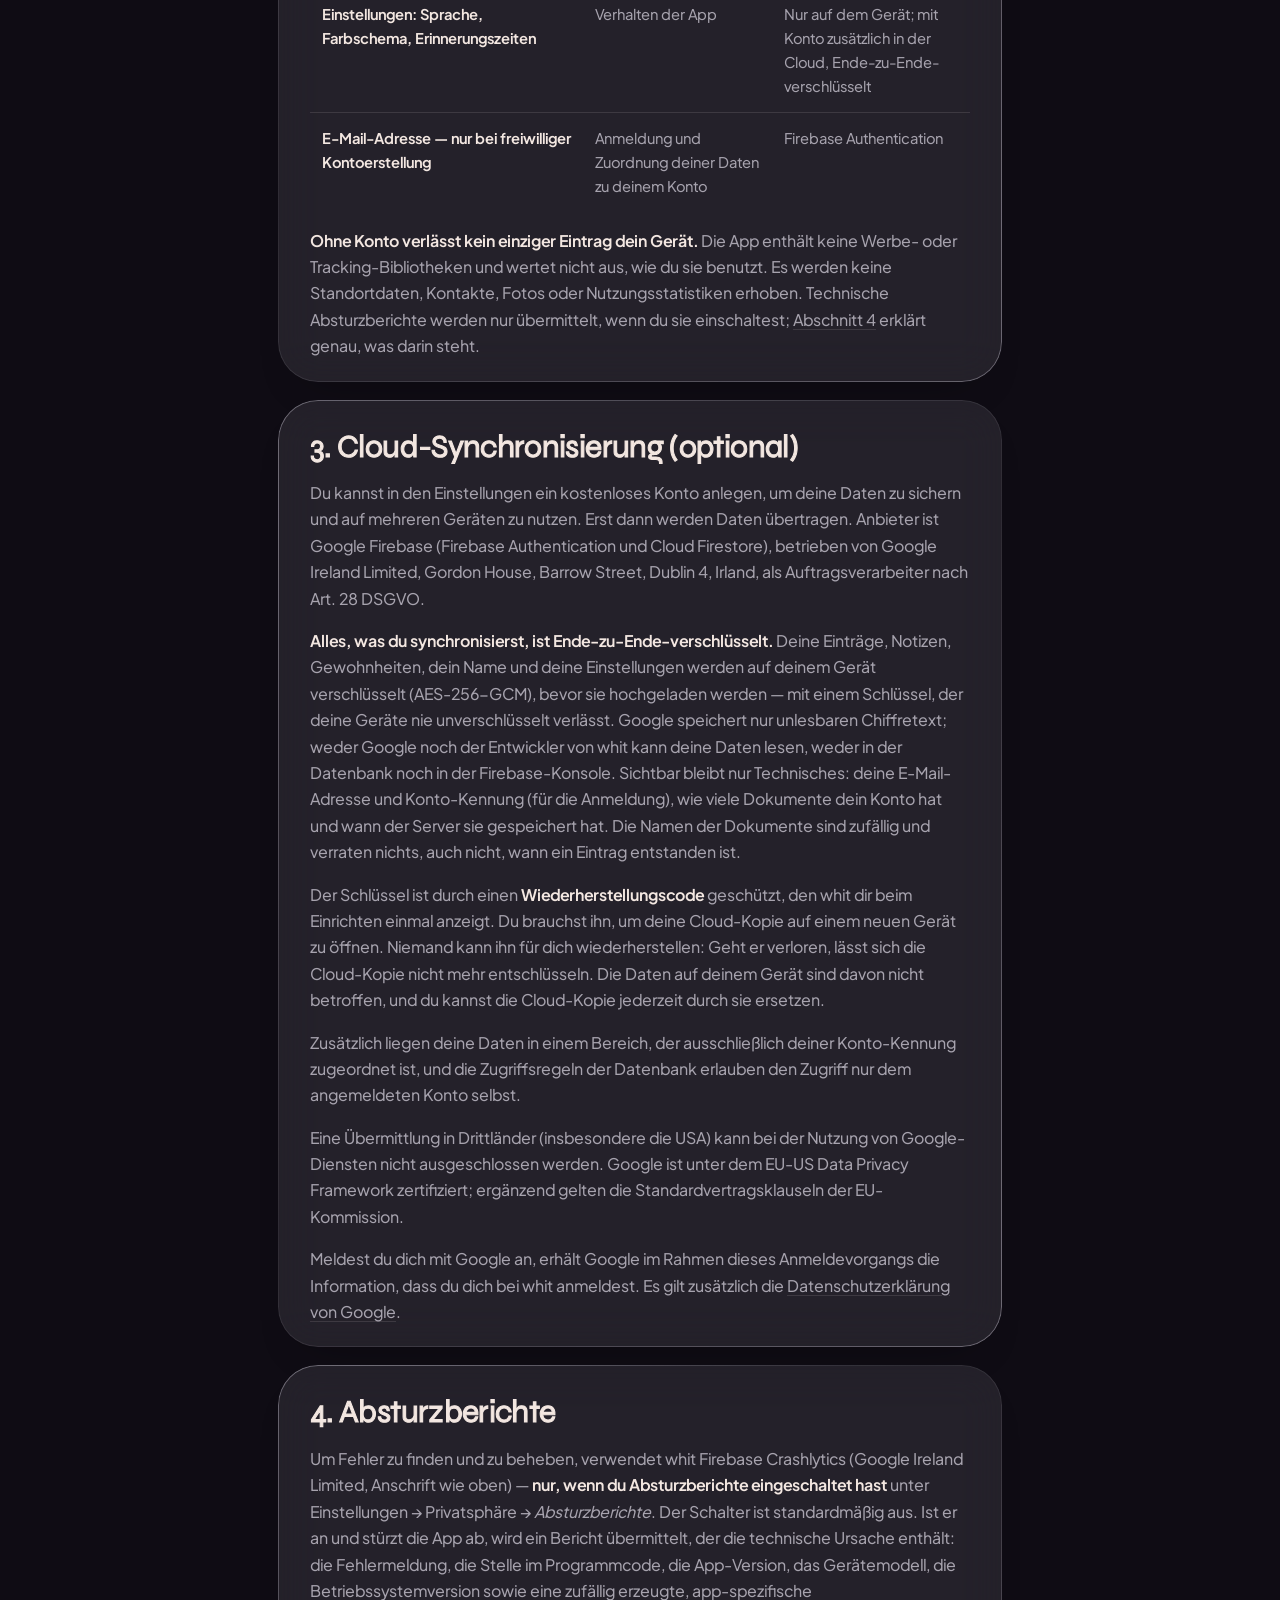
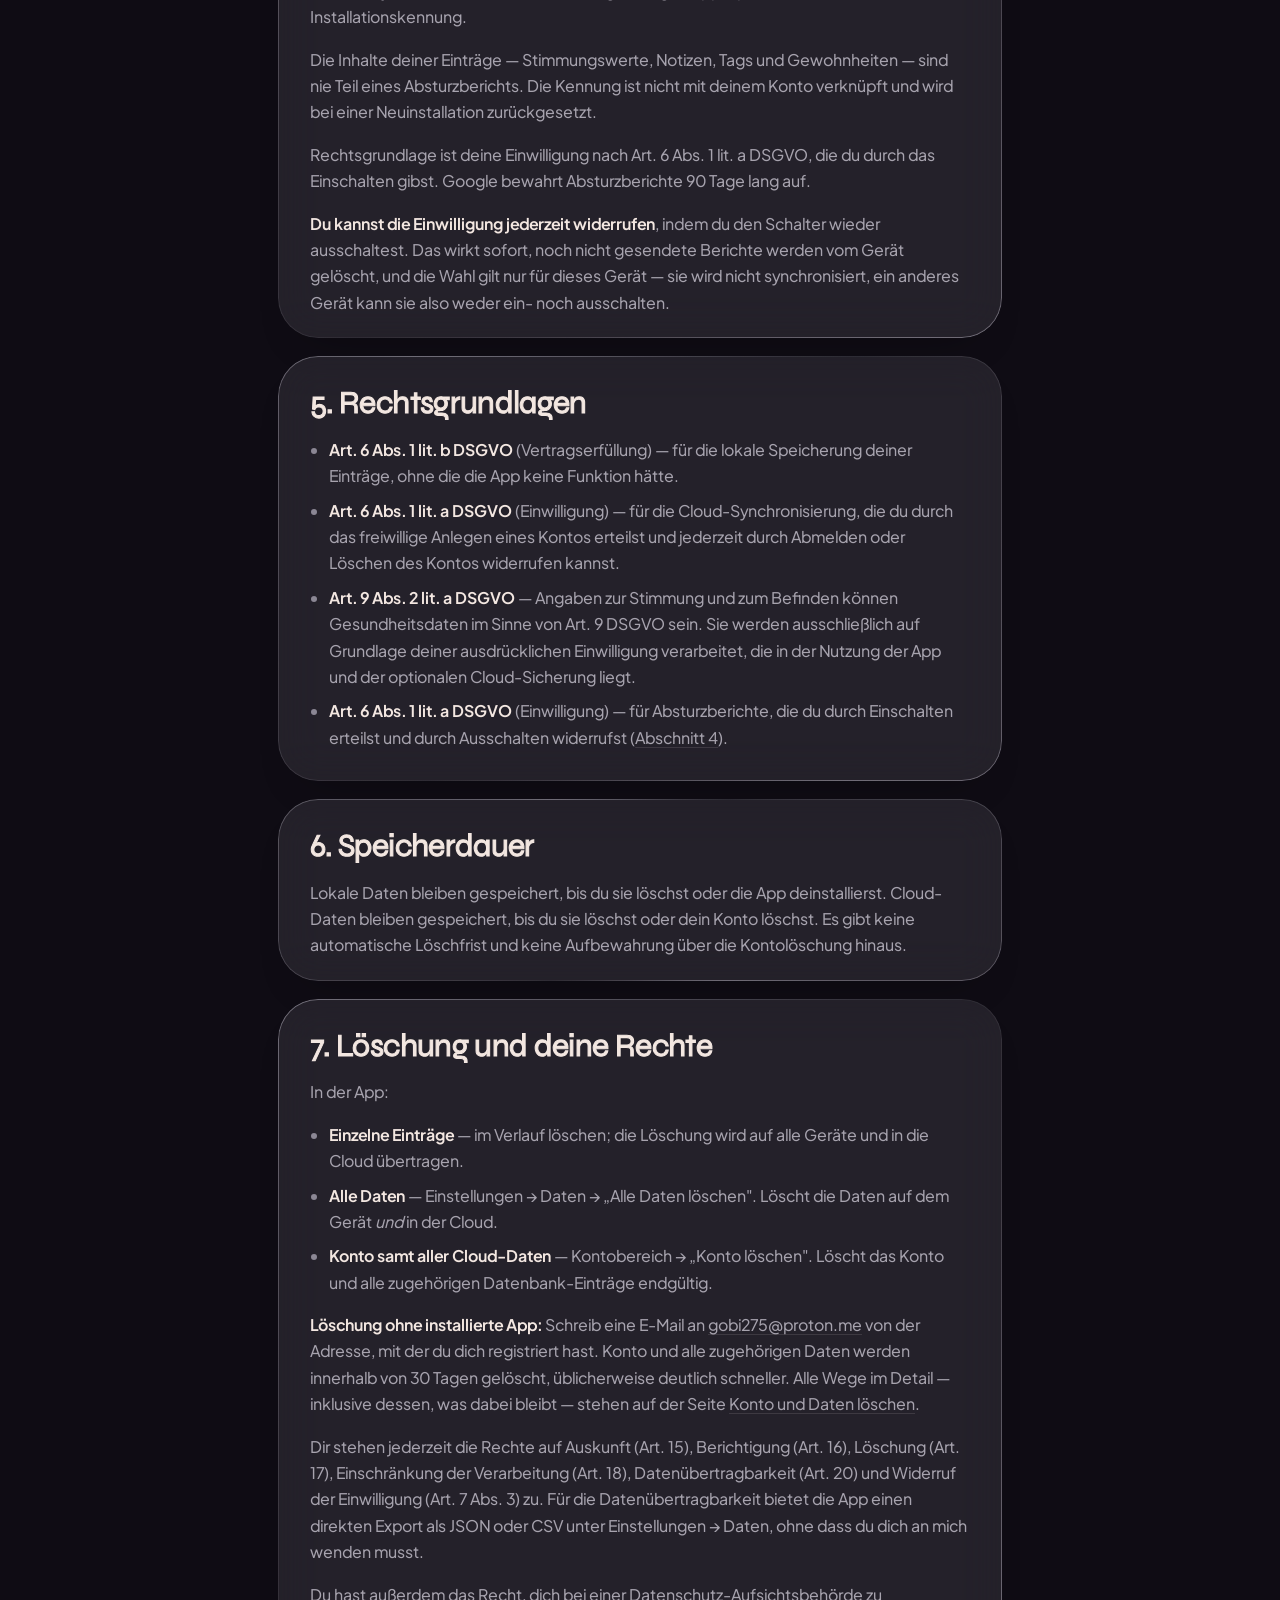
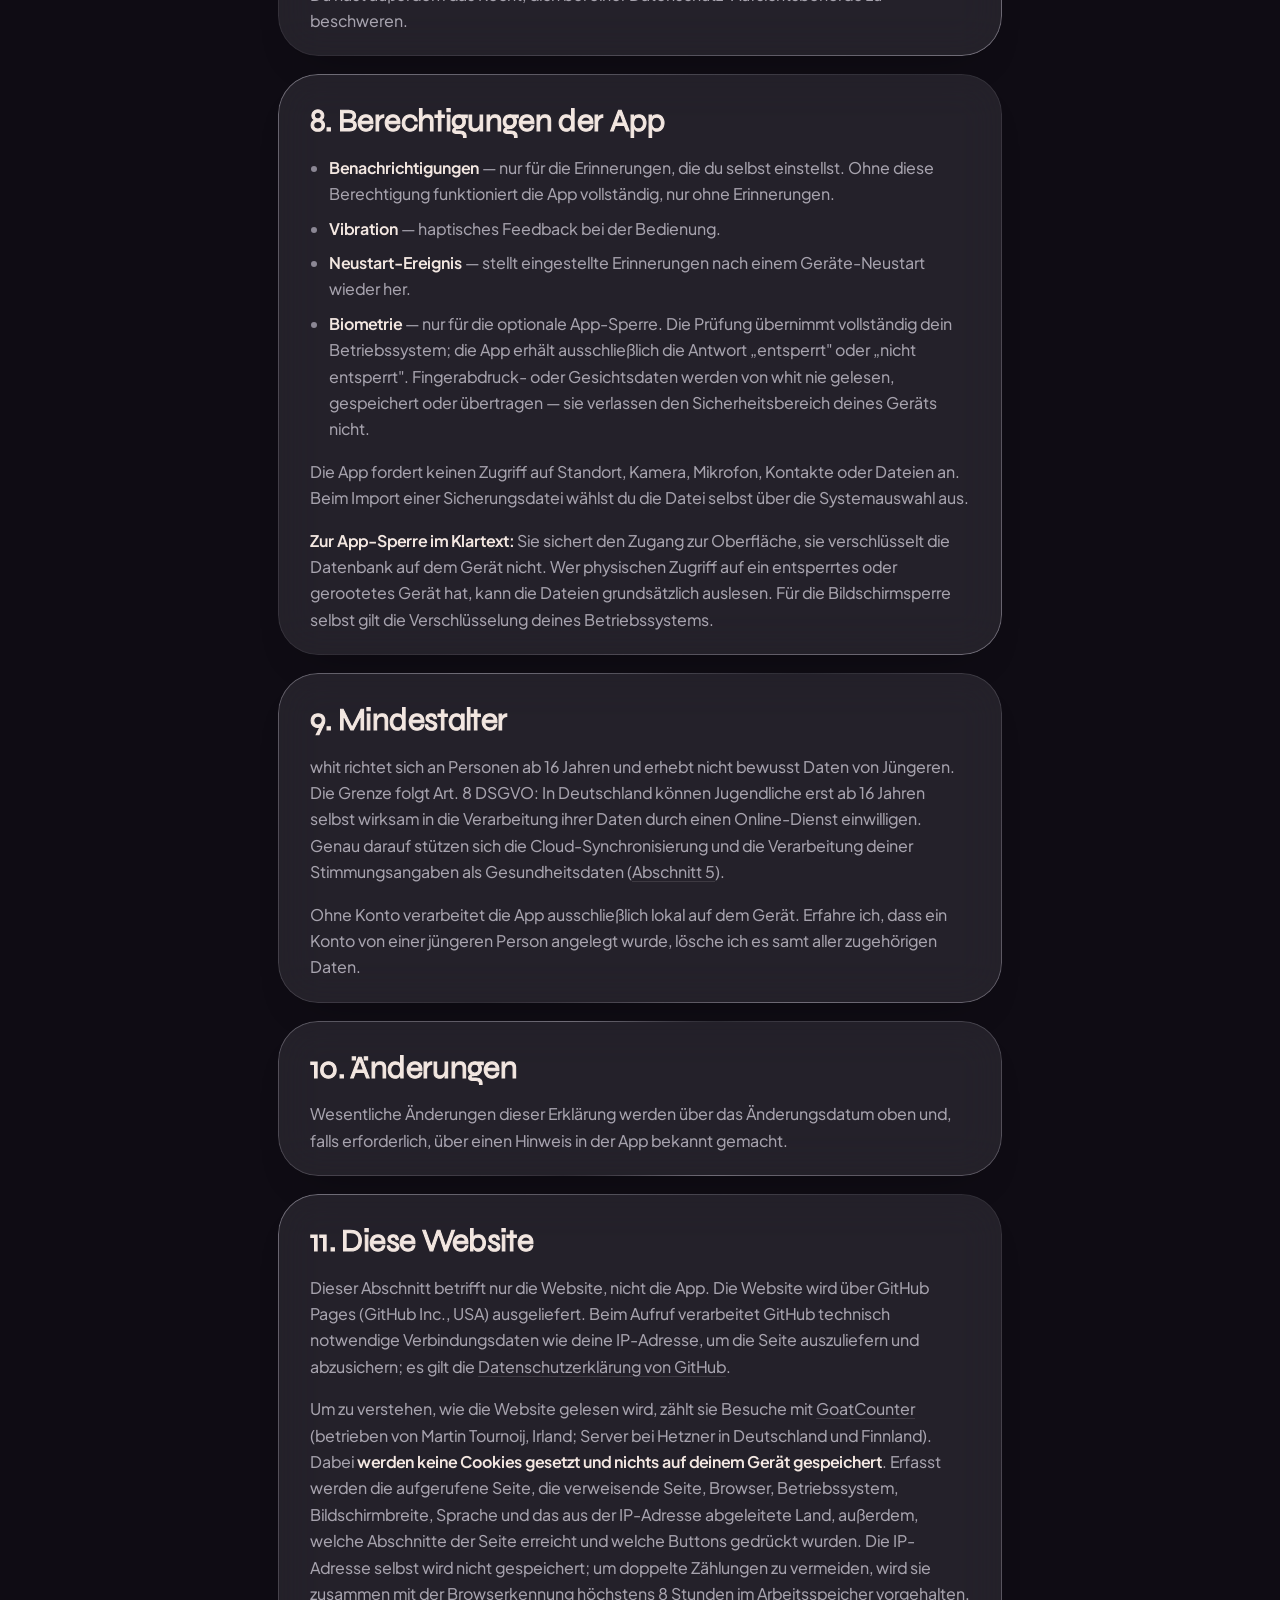
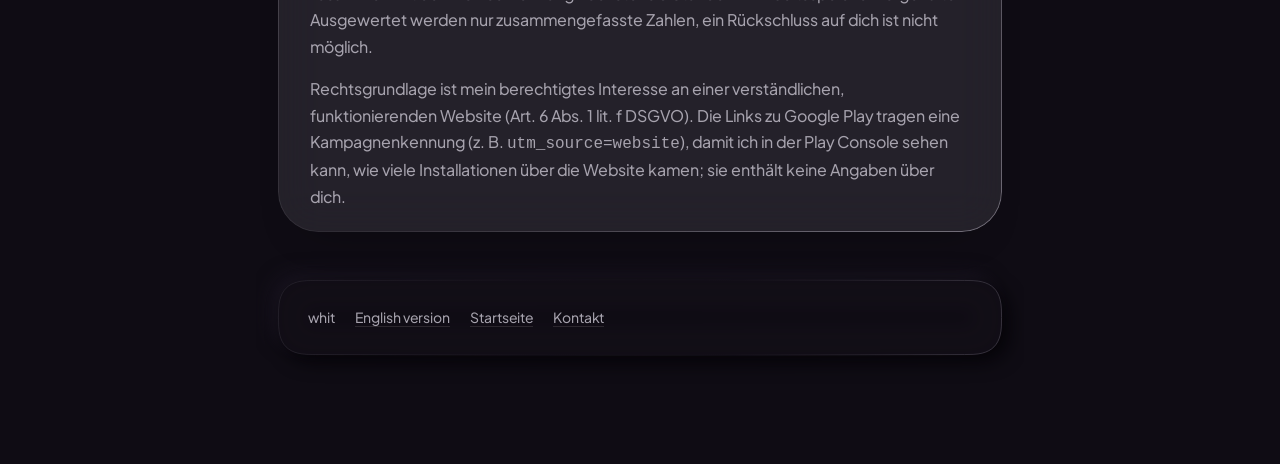
<file: privacy-de.html>
<!DOCTYPE html>
<html lang="de">
<head>
<meta charset="utf-8">
<meta name="viewport" content="width=device-width, initial-scale=1">
<title>Datenschutzerklärung — whit</title>
<link rel="icon" href="img/whit_mark.svg" type="image/svg+xml">
<link rel="preload" href="fonts/Syne.ttf" as="font" type="font/ttf" crossorigin>
<link rel="stylesheet" href="css/legal.css">
<script>
  // Same theme as the website (same key), dark unless the visitor chose light.
  try { document.documentElement.dataset.theme = localStorage.getItem('whit.theme') === 'light' ? 'light' : 'dark'; } catch (e) { document.documentElement.dataset.theme = 'dark'; }
</script>
<script type="module" src="js/legal.js"></script>
</head>
<body>
<main>

<a class="mark" href="index.html" aria-label="whit">
  <svg viewBox="0 0 700 606" aria-hidden="true">
    <path fill="currentColor" d="M687.475 182.465C641.318 -17.989 47.3687 -78.4101 11.1143 161.8C-16.6239 345.585 63.7731 490.283 134.908 485.749C206.044 481.216 212.316 428.312 283.595 428.034C354.874 427.757 344.667 556.671 442.797 596.352C540.927 636.033 733.631 382.92 687.475 182.465Z"/>
  </svg>
  <span>whit</span>
</a>

<h1>Datenschutzerklärung</h1>
<p class="lede">whit — halt fest, wie's dir geht.</p>
<p class="meta">Stand: 27.10.2026 · <a href="privacy.html">English version</a></p>

<div class="card">
  <p><strong>Kurz gesagt:</strong> whit funktioniert vollständig offline. Alle
  Einträge liegen ausschließlich auf deinem Gerät, solange du dich nicht
  freiwillig für die Cloud-Synchronisierung anmeldest. Es gibt keine Werbung,
  kein Tracking, keine Weitergabe oder Verkauf von Daten an Dritte — auch nicht
  in anonymisierter Form. Technische Absturzberichte sind aus, solange du sie
  nicht selbst einschaltest
  (<a href="#absturzberichte">Abschnitt 4</a>). Die Website zählt Besuche
  ohne Cookies und ohne IP-Speicherung (<a href="#website">Abschnitt 11</a>).</p>
</div>

<h2>1. Verantwortlicher</h2>
<p>Verantwortlich für die Datenverarbeitung im Sinne der DSGVO ist:</p>
<p>
  Leopold Wolpert<br>
  E-Mail: <a href="mailto:gobi275@proton.me">gobi275@proton.me</a>
</p>
<p>whit ist ein privates Projekt einer Einzelperson und steht in keiner
Verbindung zu einem Arbeitgeber oder einer anderen Organisation.</p>

<h2>2. Welche Daten die App verarbeitet</h2>
<p>whit erhebt keine Daten im Hintergrund. Verarbeitet wird ausschließlich, was
du selbst eingibst:</p>

<table>
  <tr>
    <th>Daten</th>
    <th>Wozu</th>
    <th>Wo gespeichert</th>
  </tr>
  <tr>
    <td>Stimmungseinträge („whits"): Bewertung 1–7, Energie-Wert, Zeitstempel,
        Tags, Kontextangaben zu Schlaf und Aktivität</td>
    <td>Kern der App: Verlauf, Auswertungen, Rückblicke</td>
    <td>Nur auf dem Gerät; mit Konto zusätzlich in der Cloud, Ende-zu-Ende-verschlüsselt</td>
  </tr>
  <tr>
    <td>Freitext-Notizen zu einzelnen Einträgen</td>
    <td>Persönliche Aufzeichnungen; nur für dich sichtbar</td>
    <td>Nur auf dem Gerät; mit Konto zusätzlich in der Cloud, Ende-zu-Ende-verschlüsselt</td>
  </tr>
  <tr>
    <td>Gewohnheiten und deren Erledigungs-Historie</td>
    <td>Habit-Tracking, Streaks, Zusammenhänge mit der Stimmung</td>
    <td>Nur auf dem Gerät; mit Konto zusätzlich in der Cloud, Ende-zu-Ende-verschlüsselt</td>
  </tr>
  <tr>
    <td>Vorname (optional, in der Einführung erfragt)</td>
    <td>Nur für die persönliche Begrüßung im Startbildschirm</td>
    <td>Nur auf dem Gerät; mit Konto zusätzlich in der Cloud, Ende-zu-Ende-verschlüsselt</td>
  </tr>
  <tr>
    <td>Einstellungen: Sprache, Farbschema, Erinnerungszeiten</td>
    <td>Verhalten der App</td>
    <td>Nur auf dem Gerät; mit Konto zusätzlich in der Cloud, Ende-zu-Ende-verschlüsselt</td>
  </tr>
  <tr>
    <td>E-Mail-Adresse — <strong>nur</strong> bei freiwilliger Kontoerstellung</td>
    <td>Anmeldung und Zuordnung deiner Daten zu deinem Konto</td>
    <td>Firebase Authentication</td>
  </tr>
</table>

<p><strong>Ohne Konto verlässt kein einziger Eintrag dein Gerät.</strong> Die App
enthält keine Werbe- oder Tracking-Bibliotheken und wertet nicht aus, wie du sie
benutzt. Es werden keine Standortdaten, Kontakte, Fotos oder Nutzungsstatistiken
erhoben. Technische Absturzberichte werden nur übermittelt, wenn du sie
einschaltest; <a href="#absturzberichte">Abschnitt 4</a> erklärt genau, was
darin steht.</p>

<h2>3. Cloud-Synchronisierung (optional)</h2>
<p>Du kannst in den Einstellungen ein kostenloses Konto anlegen, um deine Daten
zu sichern und auf mehreren Geräten zu nutzen. Erst dann werden Daten übertragen.
Anbieter ist Google Firebase (Firebase Authentication und Cloud Firestore),
betrieben von Google Ireland Limited, Gordon House, Barrow Street, Dublin 4,
Irland, als Auftragsverarbeiter nach Art. 28 DSGVO.</p>
<p><strong>Alles, was du synchronisierst, ist Ende-zu-Ende-verschlüsselt.</strong>
Deine Einträge, Notizen, Gewohnheiten, dein Name und deine Einstellungen werden
auf deinem Gerät verschlüsselt (AES-256-GCM), bevor sie hochgeladen werden — mit
einem Schlüssel, der deine Geräte nie unverschlüsselt verlässt. Google speichert
nur unlesbaren Chiffretext; weder Google noch der Entwickler von whit kann deine
Daten lesen, weder in der Datenbank noch in der Firebase-Konsole. Sichtbar
bleibt nur Technisches: deine E-Mail-Adresse und Konto-Kennung (für die
Anmeldung), wie viele Dokumente dein Konto hat und wann der Server sie
gespeichert hat. Die Namen der Dokumente sind zufällig und verraten nichts,
auch nicht, wann ein Eintrag entstanden ist.</p>
<p>Der Schlüssel ist durch einen <strong>Wiederherstellungscode</strong>
geschützt, den whit dir beim Einrichten einmal anzeigt. Du brauchst ihn, um
deine Cloud-Kopie auf einem neuen Gerät zu öffnen. Niemand kann ihn für dich
wiederherstellen: Geht er verloren, lässt sich die Cloud-Kopie nicht mehr
entschlüsseln. Die Daten auf deinem Gerät sind davon nicht betroffen, und du
kannst die Cloud-Kopie jederzeit durch sie ersetzen.</p>
<p>Zusätzlich liegen deine Daten in einem Bereich, der ausschließlich deiner
Konto-Kennung zugeordnet ist, und die Zugriffsregeln der Datenbank erlauben den
Zugriff nur dem angemeldeten Konto selbst.</p>
<p>Eine Übermittlung in Drittländer (insbesondere die USA) kann bei der Nutzung
von Google-Diensten nicht ausgeschlossen werden. Google ist unter dem
EU-US Data Privacy Framework zertifiziert; ergänzend gelten die
Standardvertragsklauseln der EU-Kommission.</p>
<p>Meldest du dich mit Google an, erhält Google im Rahmen dieses Anmeldevorgangs
die Information, dass du dich bei whit anmeldest. Es gilt zusätzlich die
<a href="https://policies.google.com/privacy">Datenschutzerklärung von Google</a>.</p>

<h2 id="absturzberichte">4. Absturzberichte</h2>
<p>Um Fehler zu finden und zu beheben, verwendet whit Firebase Crashlytics
(Google Ireland Limited, Anschrift wie oben) &mdash; <strong>nur, wenn du
Absturzberichte eingeschaltet hast</strong> unter Einstellungen &rarr;
Privatsph&auml;re &rarr; <em>Absturzberichte</em>. Der Schalter ist
standardm&auml;&szlig;ig aus. Ist er an und st&uuml;rzt die App ab, wird ein
Bericht &uuml;bermittelt, der die technische Ursache enth&auml;lt: die
Fehlermeldung, die Stelle im Programmcode, die App-Version, das Ger&auml;temodell,
die Betriebssystemversion sowie eine zuf&auml;llig erzeugte, app-spezifische
Installationskennung.</p>
<p>Die Inhalte deiner Eintr&auml;ge &mdash; Stimmungswerte, Notizen, Tags und
Gewohnheiten &mdash; sind nie Teil eines Absturzberichts. Die Kennung ist nicht
mit deinem Konto verkn&uuml;pft und wird bei einer Neuinstallation
zur&uuml;ckgesetzt.</p>
<p>Rechtsgrundlage ist deine Einwilligung nach Art. 6 Abs. 1 lit. a DSGVO, die du
durch das Einschalten gibst. Google bewahrt Absturzberichte 90 Tage lang
auf.</p>
<p><strong>Du kannst die Einwilligung jederzeit widerrufen</strong>, indem du
den Schalter wieder ausschaltest. Das wirkt sofort, noch nicht gesendete
Berichte werden vom Ger&auml;t gel&ouml;scht, und die Wahl gilt nur f&uuml;r
dieses Ger&auml;t &mdash; sie wird nicht synchronisiert, ein anderes Ger&auml;t
kann sie also weder ein- noch ausschalten.</p>

<h2 id="rechtsgrundlagen">5. Rechtsgrundlagen</h2>
<ul>
  <li><strong>Art. 6 Abs. 1 lit. b DSGVO</strong> (Vertragserfüllung) — für die
  lokale Speicherung deiner Einträge, ohne die die App keine Funktion hätte.</li>
  <li><strong>Art. 6 Abs. 1 lit. a DSGVO</strong> (Einwilligung) — für die
  Cloud-Synchronisierung, die du durch das freiwillige Anlegen eines Kontos
  erteilst und jederzeit durch Abmelden oder Löschen des Kontos widerrufen
  kannst.</li>
  <li><strong>Art. 9 Abs. 2 lit. a DSGVO</strong> — Angaben zur Stimmung und zum
  Befinden können Gesundheitsdaten im Sinne von Art. 9 DSGVO sein. Sie werden
  ausschließlich auf Grundlage deiner ausdrücklichen Einwilligung verarbeitet,
  die in der Nutzung der App und der optionalen Cloud-Sicherung liegt.</li>
  <li><strong>Art. 6 Abs. 1 lit. a DSGVO</strong> (Einwilligung) — für
  Absturzberichte, die du durch Einschalten erteilst und durch Ausschalten
  widerrufst (<a href="#absturzberichte">Abschnitt 4</a>).</li>
</ul>

<h2>6. Speicherdauer</h2>
<p>Lokale Daten bleiben gespeichert, bis du sie löschst oder die App
deinstallierst. Cloud-Daten bleiben gespeichert, bis du sie löschst oder dein
Konto löschst. Es gibt keine automatische Löschfrist und keine Aufbewahrung
über die Kontolöschung hinaus.</p>

<h2>7. Löschung und deine Rechte</h2>
<p>In der App:</p>
<ul>
  <li><strong>Einzelne Einträge</strong> — im Verlauf löschen; die Löschung wird
  auf alle Geräte und in die Cloud übertragen.</li>
  <li><strong>Alle Daten</strong> — Einstellungen → Daten → „Alle Daten löschen".
  Löscht die Daten auf dem Gerät <em>und</em> in der Cloud.</li>
  <li><strong>Konto samt aller Cloud-Daten</strong> — Kontobereich →
  „Konto löschen". Löscht das Konto und alle zugehörigen Datenbank-Einträge
  endgültig.</li>
</ul>
<p><strong>Löschung ohne installierte App:</strong> Schreib eine E-Mail an
<a href="mailto:gobi275@proton.me">gobi275@proton.me</a> von der Adresse, mit der du
dich registriert hast. Konto und alle zugehörigen Daten werden innerhalb von
30 Tagen gelöscht, üblicherweise deutlich schneller. Alle Wege im Detail —
inklusive dessen, was dabei bleibt — stehen auf der Seite
<a href="delete.html">Konto und Daten löschen</a>.</p>
<p>Dir stehen jederzeit die Rechte auf Auskunft (Art. 15), Berichtigung
(Art. 16), Löschung (Art. 17), Einschränkung der Verarbeitung (Art. 18),
Datenübertragbarkeit (Art. 20) und Widerruf der Einwilligung (Art. 7 Abs. 3)
zu. Für die Datenübertragbarkeit bietet die App einen direkten Export als JSON
oder CSV unter Einstellungen → Daten, ohne dass du dich an mich wenden musst.</p>
<p>Du hast außerdem das Recht, dich bei einer Datenschutz-Aufsichtsbehörde zu
beschweren.</p>

<h2>8. Berechtigungen der App</h2>
<ul>
  <li><strong>Benachrichtigungen</strong> — nur für die Erinnerungen, die du
  selbst einstellst. Ohne diese Berechtigung funktioniert die App vollständig,
  nur ohne Erinnerungen.</li>
  <li><strong>Vibration</strong> — haptisches Feedback bei der Bedienung.</li>
  <li><strong>Neustart-Ereignis</strong> — stellt eingestellte Erinnerungen nach
  einem Geräte-Neustart wieder her.</li>
  <li><strong>Biometrie</strong> — nur für die optionale App-Sperre. Die Prüfung
  übernimmt vollständig dein Betriebssystem; die App erhält ausschließlich die
  Antwort „entsperrt" oder „nicht entsperrt". Fingerabdruck- oder Gesichtsdaten
  werden von whit nie gelesen, gespeichert oder übertragen — sie verlassen den
  Sicherheitsbereich deines Geräts nicht.</li>
</ul>
<p>Die App fordert keinen Zugriff auf Standort, Kamera, Mikrofon, Kontakte oder
Dateien an. Beim Import einer Sicherungsdatei wählst du die Datei selbst über
die Systemauswahl aus.</p>
<p><strong>Zur App-Sperre im Klartext:</strong> Sie sichert den Zugang zur
Oberfläche, sie verschlüsselt die Datenbank auf dem Gerät nicht. Wer physischen
Zugriff auf ein entsperrtes oder gerootetes Gerät hat, kann die Dateien
grundsätzlich auslesen. Für die Bildschirmsperre selbst gilt die
Verschlüsselung deines Betriebssystems.</p>

<h2>9. Mindestalter</h2>
<p>whit richtet sich an Personen ab 16 Jahren und erhebt nicht bewusst Daten von
Jüngeren. Die Grenze folgt Art. 8 DSGVO: In Deutschland können Jugendliche erst
ab 16 Jahren selbst wirksam in die Verarbeitung ihrer Daten durch einen
Online-Dienst einwilligen. Genau darauf stützen sich die Cloud-Synchronisierung
und die Verarbeitung deiner Stimmungsangaben als Gesundheitsdaten
(<a href="#rechtsgrundlagen">Abschnitt 5</a>).</p>
<p>Ohne Konto verarbeitet die App ausschließlich lokal auf dem Gerät. Erfahre
ich, dass ein Konto von einer jüngeren Person angelegt wurde, lösche ich es samt
aller zugehörigen Daten.</p>

<h2>10. Änderungen</h2>
<p>Wesentliche Änderungen dieser Erklärung werden über das Änderungsdatum oben
und, falls erforderlich, über einen Hinweis in der App bekannt gemacht.</p>

<h2 id="website">11. Diese Website</h2>
<p>Dieser Abschnitt betrifft nur die Website, nicht die App. Die Website wird
über GitHub Pages (GitHub Inc., USA) ausgeliefert. Beim Aufruf verarbeitet
GitHub technisch notwendige Verbindungsdaten wie deine IP-Adresse, um die
Seite auszuliefern und abzusichern; es gilt die
<a href="https://docs.github.com/de/site-policy/privacy-policies/github-general-privacy-statement">Datenschutzerklärung von GitHub</a>.</p>
<p>Um zu verstehen, wie die Website gelesen wird, zählt sie Besuche mit
<a href="https://www.goatcounter.com">GoatCounter</a> (betrieben von Martin
Tournoij, Irland; Server bei Hetzner in Deutschland und Finnland). Dabei
<strong>werden keine Cookies gesetzt und nichts auf deinem Gerät
gespeichert</strong>. Erfasst werden die aufgerufene Seite, die verweisende
Seite, Browser, Betriebssystem, Bildschirmbreite, Sprache und das aus der
IP-Adresse abgeleitete Land, außerdem, welche Abschnitte der Seite erreicht und
welche Buttons gedrückt wurden. Die IP-Adresse selbst wird nicht gespeichert;
um doppelte Zählungen zu vermeiden, wird sie zusammen mit der Browserkennung
höchstens 8 Stunden im Arbeitsspeicher vorgehalten. Ausgewertet werden nur
zusammengefasste Zahlen, ein Rückschluss auf dich ist nicht möglich.</p>
<p>Rechtsgrundlage ist mein berechtigtes Interesse an einer verständlichen,
funktionierenden Website (Art. 6 Abs. 1 lit. f DSGVO). Die Links zu Google
Play tragen eine Kampagnenkennung (z.&nbsp;B. <code>utm_source=website</code>),
damit ich in der Play Console sehen kann, wie viele Installationen über die
Website kamen; sie enthält keine Angaben über dich.</p>

<footer>
  <span>whit</span>
  <a href="privacy.html">English version</a>
  <a href="index.html">Startseite</a>
  <a href="mailto:gobi275@proton.me">Kontakt</a>
</footer>

</main>
</body>
</html>
</file>
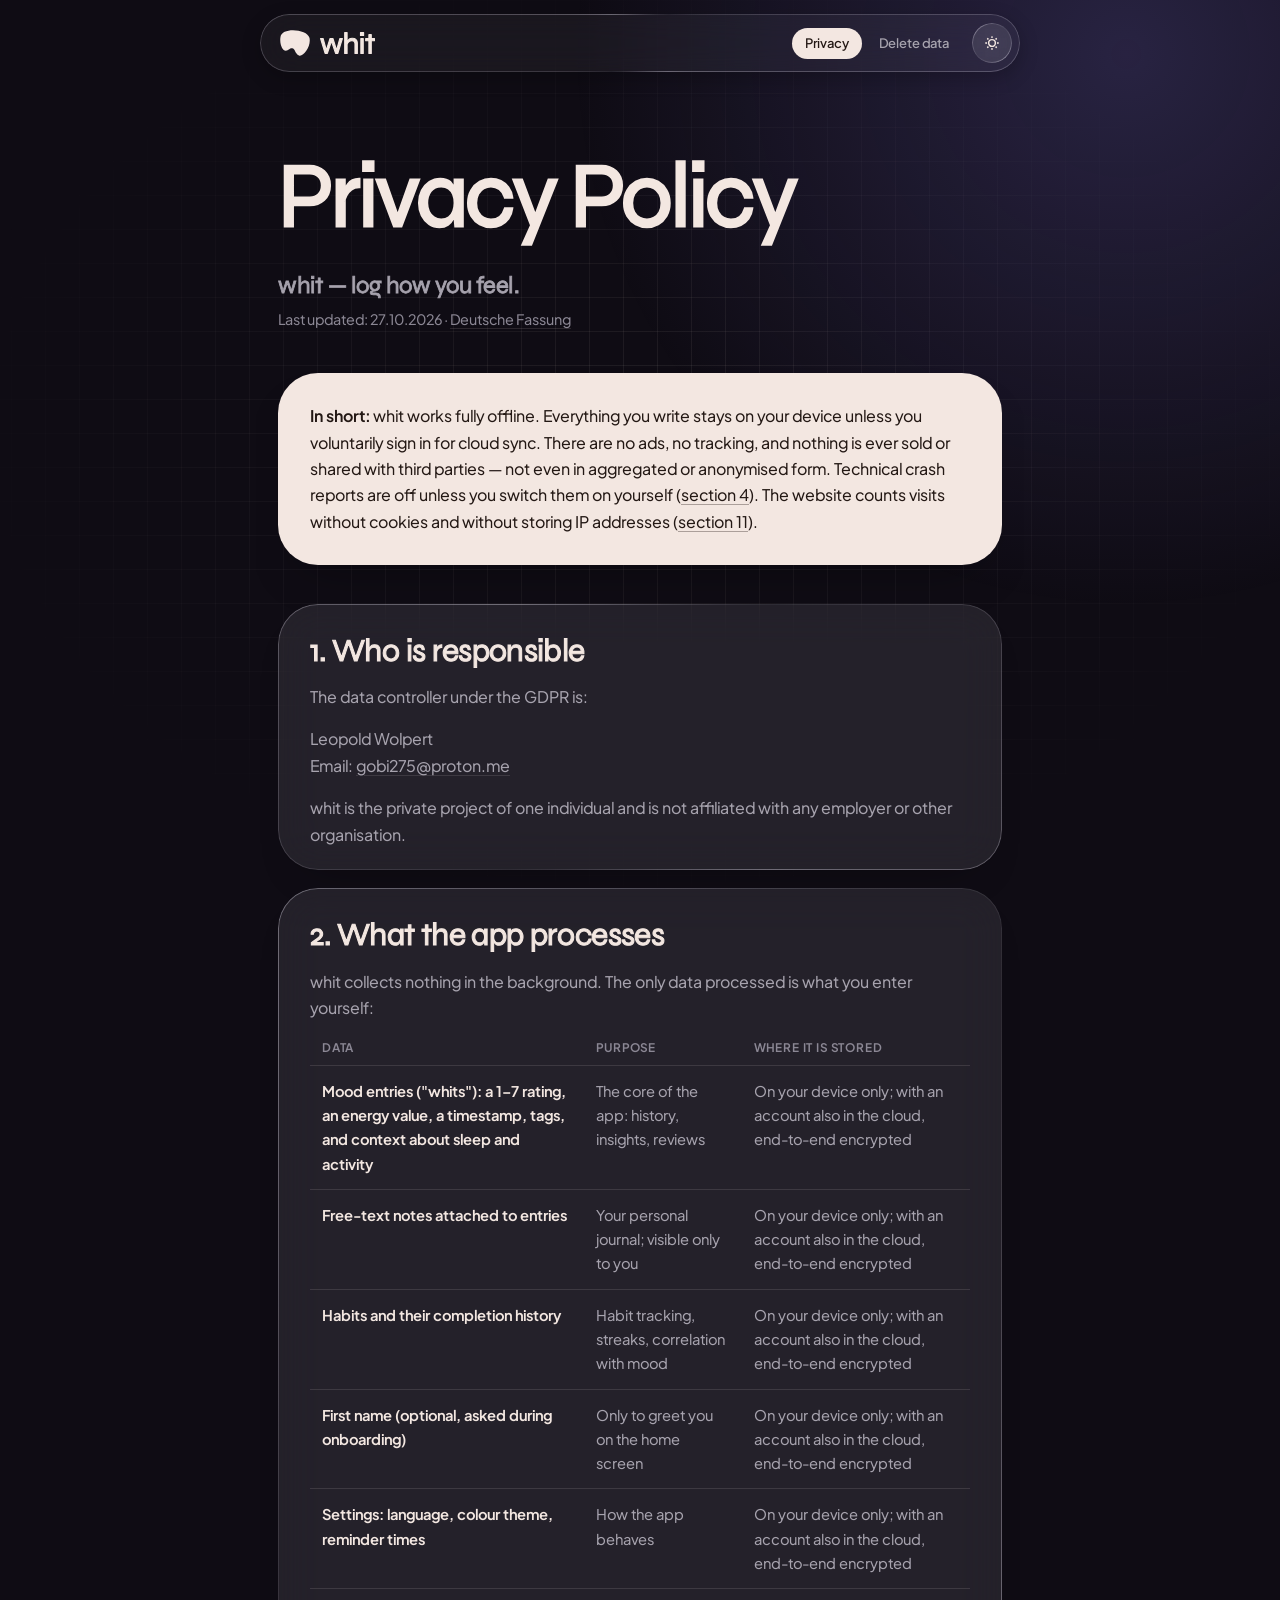
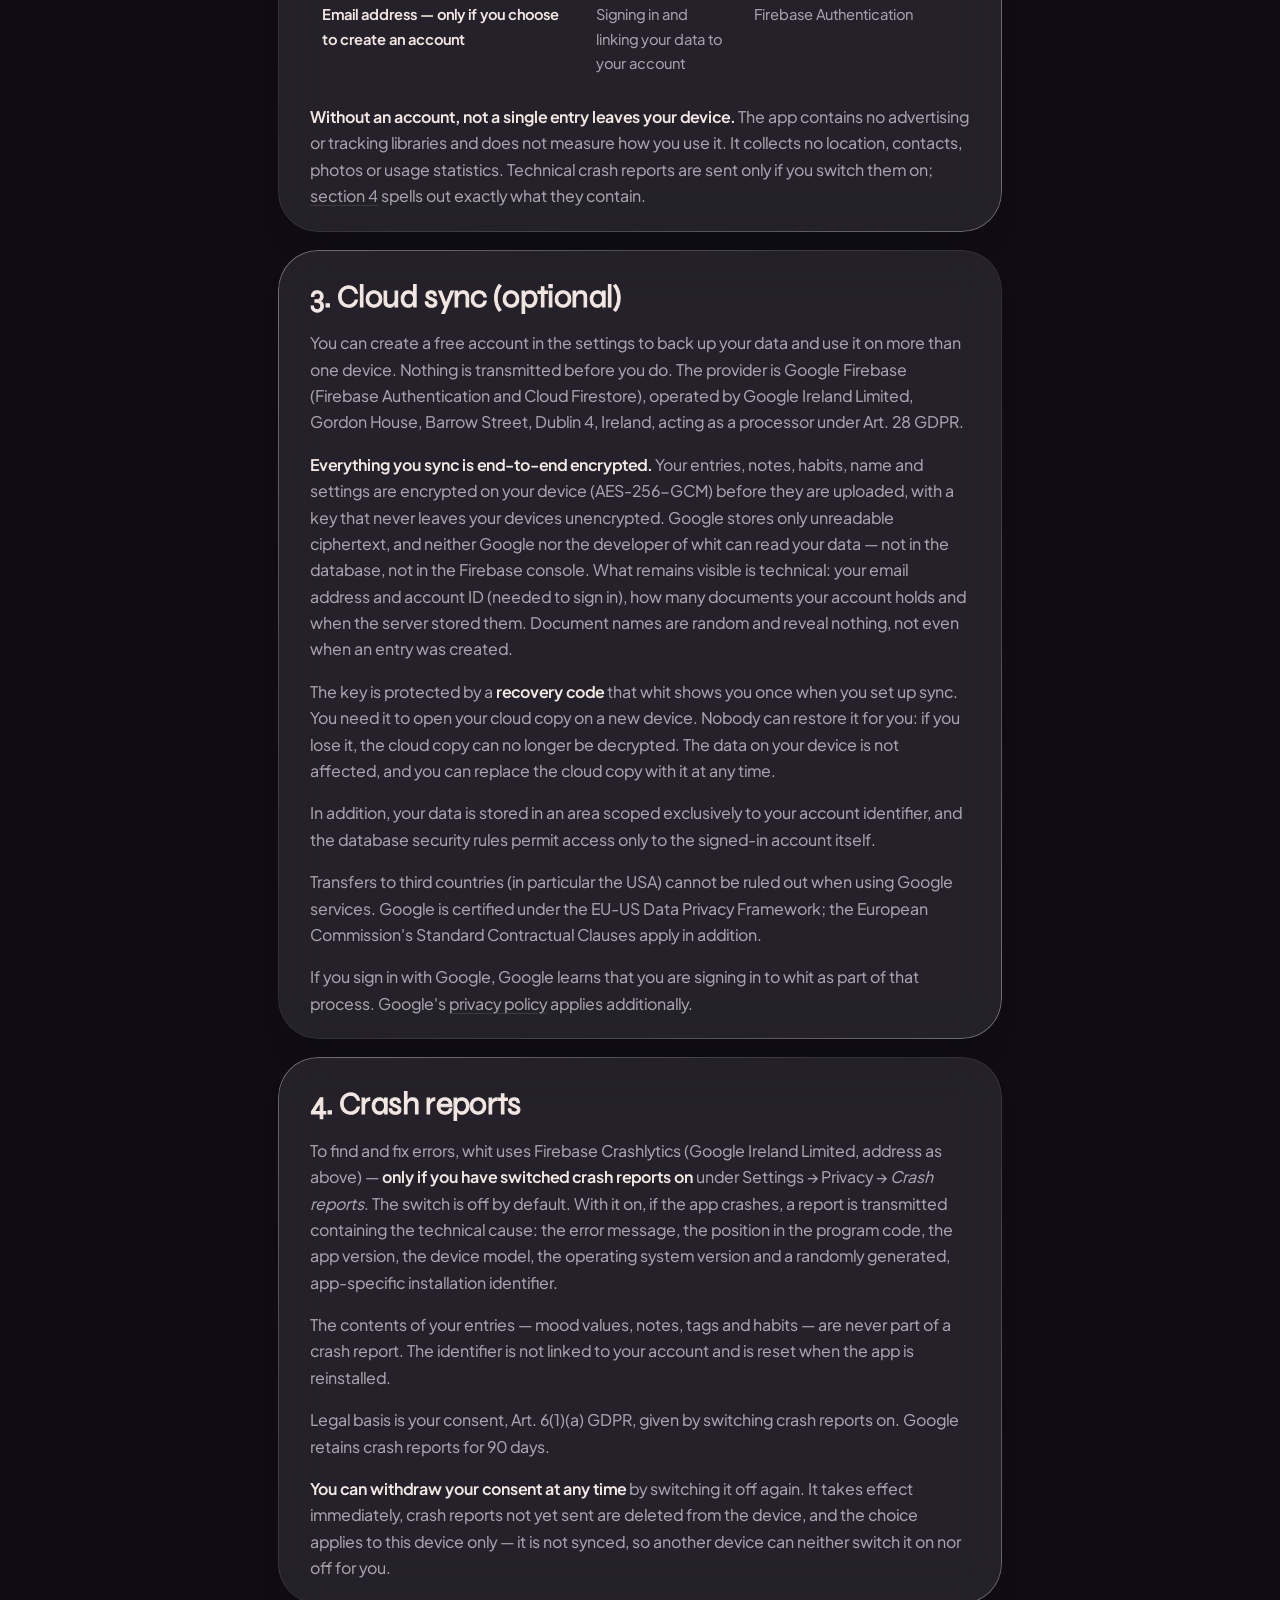
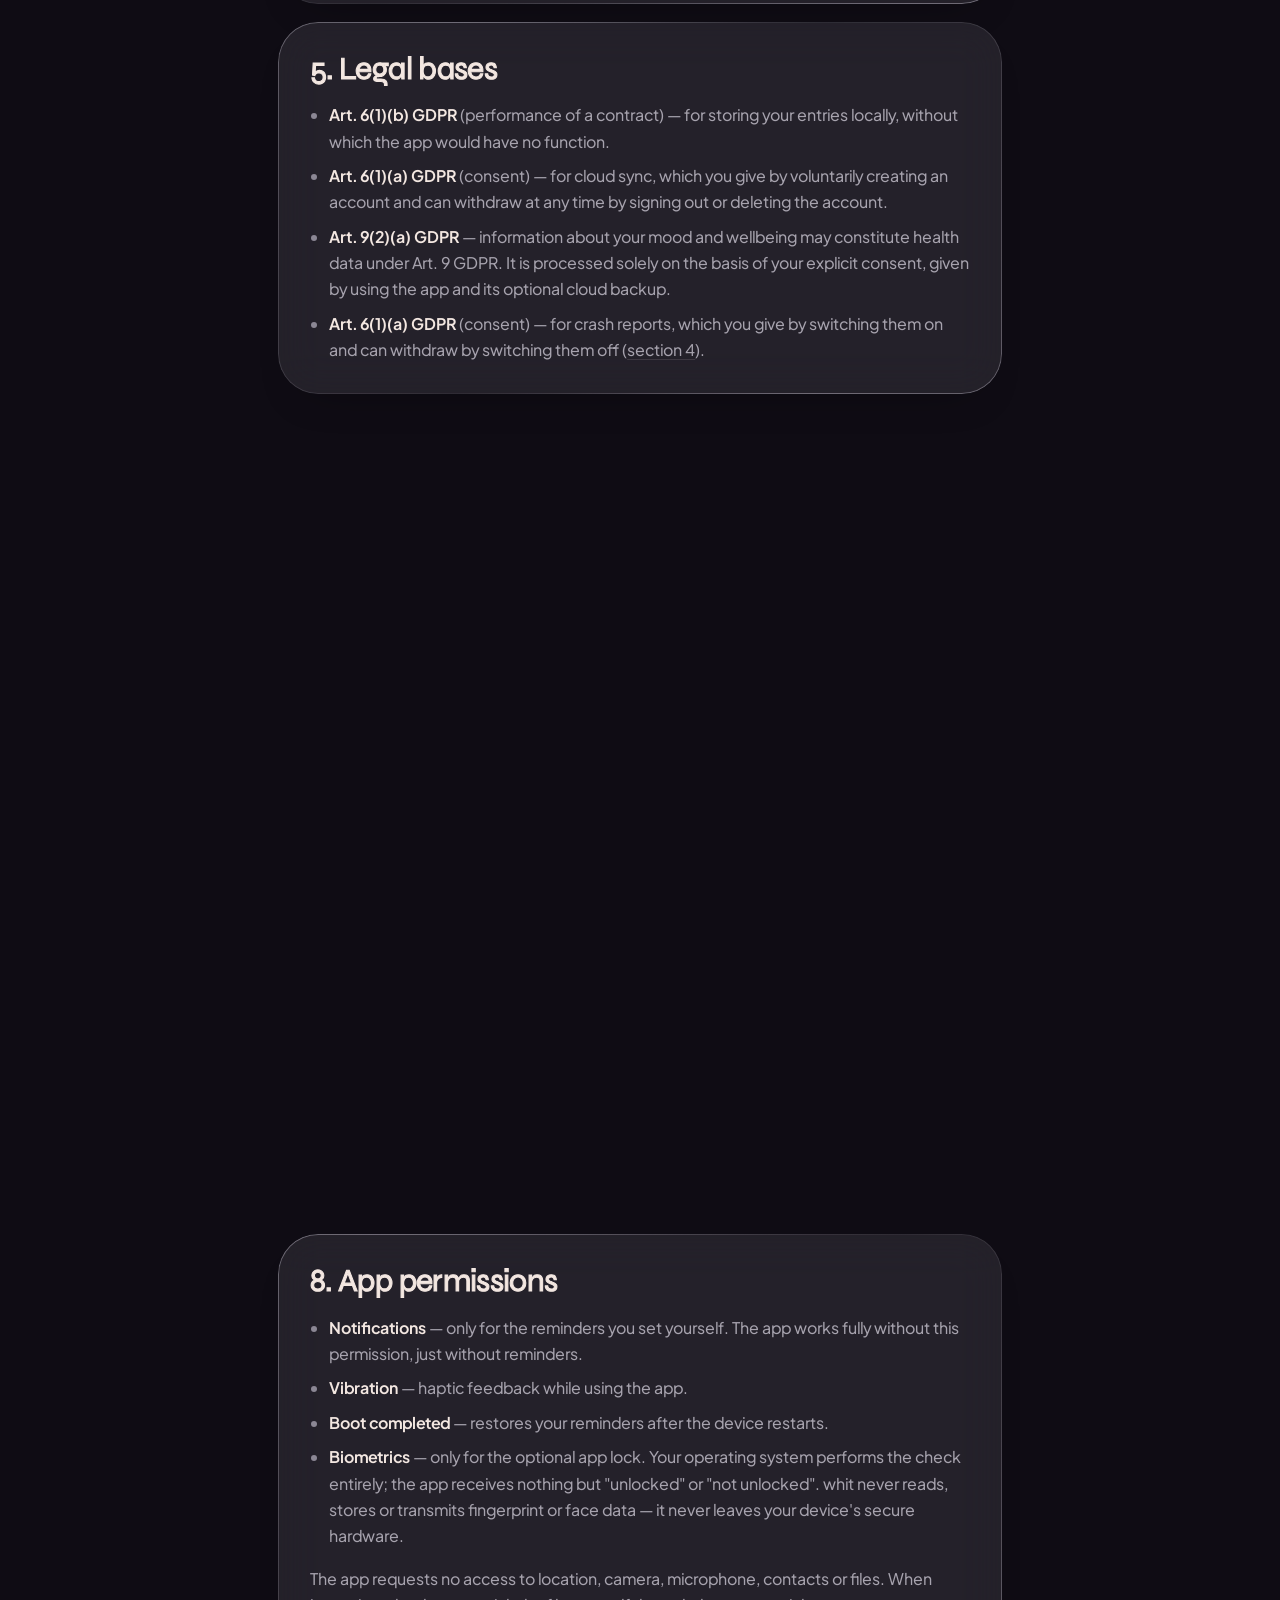
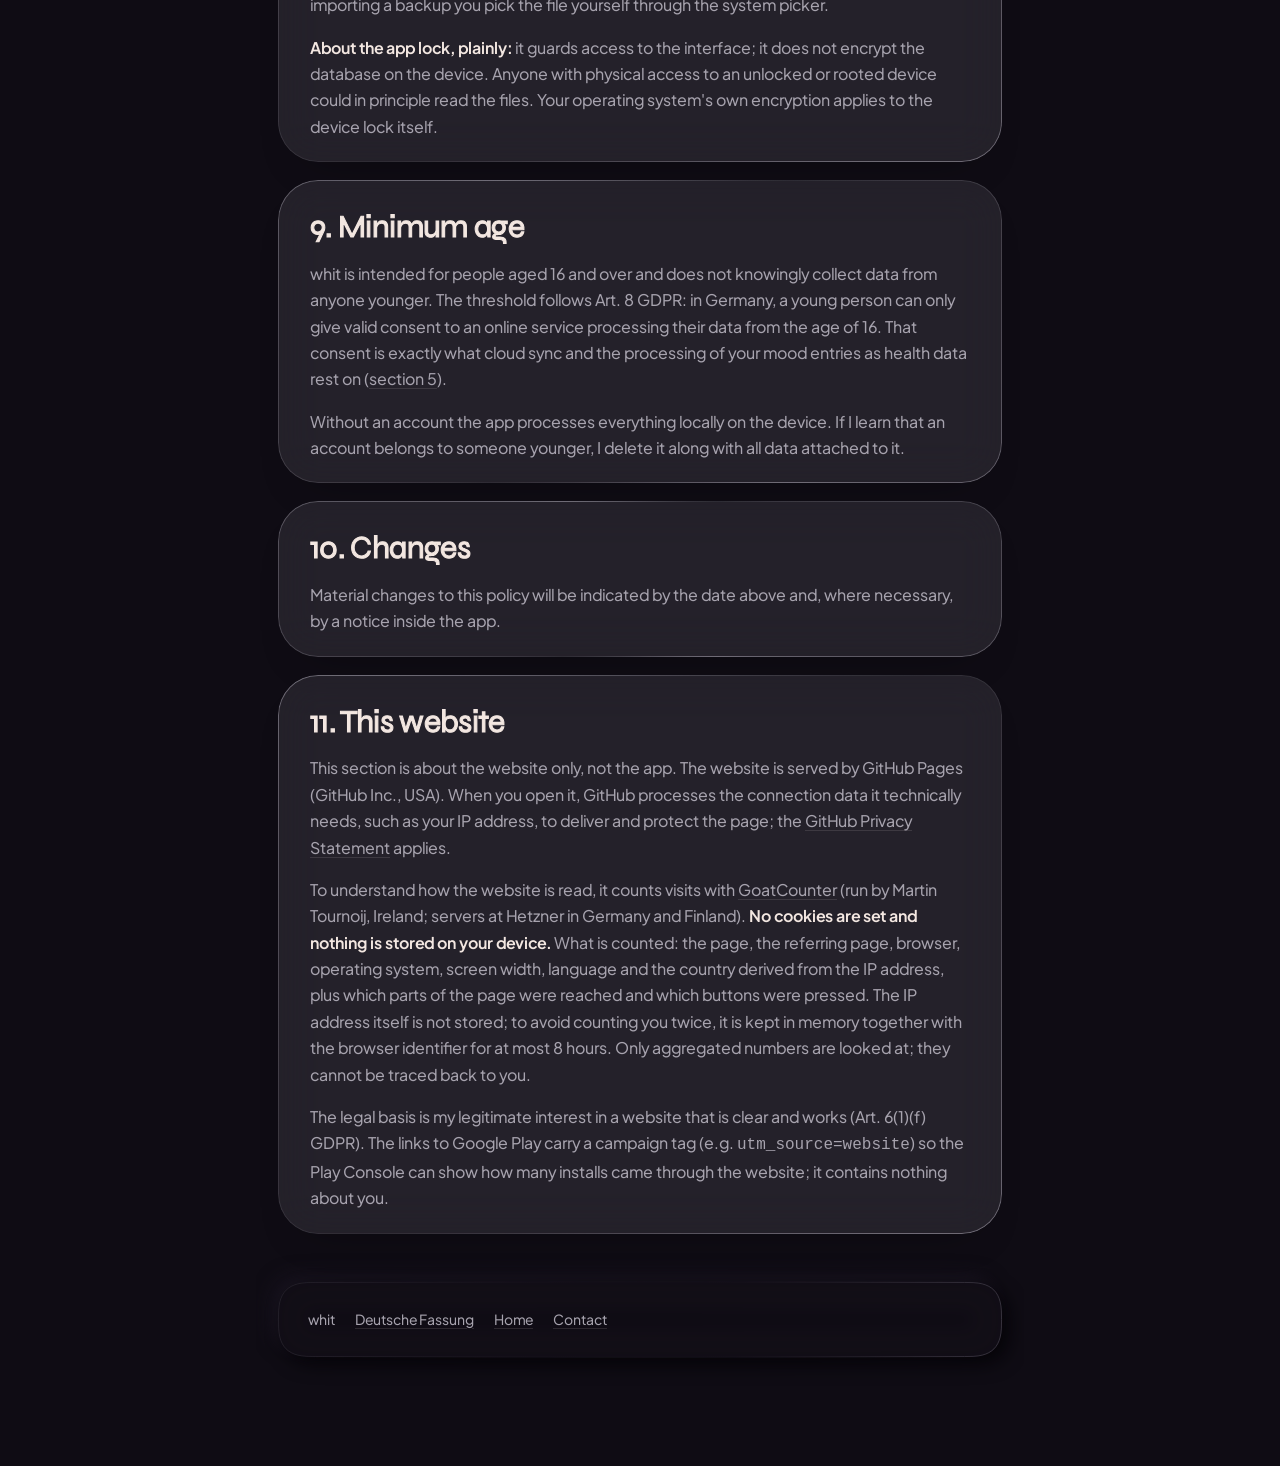
<file: privacy.html>
<!DOCTYPE html>
<html lang="en">
<head>
<meta charset="utf-8">
<meta name="viewport" content="width=device-width, initial-scale=1">
<title>Privacy Policy — whit</title>
<link rel="icon" href="img/whit_mark.svg" type="image/svg+xml">
<link rel="preload" href="fonts/Syne.ttf" as="font" type="font/ttf" crossorigin>
<link rel="stylesheet" href="css/legal.css">
<script>
  // Same theme as the website (same key), dark unless the visitor chose light.
  try { document.documentElement.dataset.theme = localStorage.getItem('whit.theme') === 'light' ? 'light' : 'dark'; } catch (e) { document.documentElement.dataset.theme = 'dark'; }
</script>
<script type="module" src="js/legal.js"></script>
</head>
<body>
<main>

<a class="mark" href="index.html" aria-label="whit">
  <svg viewBox="0 0 700 606" aria-hidden="true">
    <path fill="currentColor" d="M687.475 182.465C641.318 -17.989 47.3687 -78.4101 11.1143 161.8C-16.6239 345.585 63.7731 490.283 134.908 485.749C206.044 481.216 212.316 428.312 283.595 428.034C354.874 427.757 344.667 556.671 442.797 596.352C540.927 636.033 733.631 382.92 687.475 182.465Z"/>
  </svg>
  <span>whit</span>
</a>

<h1>Privacy Policy</h1>
<p class="lede">whit — log how you feel.</p>
<p class="meta">Last updated: 27.10.2026 · <a href="privacy-de.html">Deutsche Fassung</a></p>

<div class="card">
  <p><strong>In short:</strong> whit works fully offline. Everything you write
  stays on your device unless you voluntarily sign in for cloud sync. There are
  no ads, no tracking, and nothing is ever sold or shared with third parties —
  not even in aggregated or anonymised form. Technical crash reports are off
  unless you switch them on yourself
  (<a href="#crash-reports">section 4</a>). The website counts visits without
  cookies and without storing IP addresses (<a href="#website">section 11</a>).</p>
</div>

<h2>1. Who is responsible</h2>
<p>The data controller under the GDPR is:</p>
<p>
  Leopold Wolpert<br>
  Email: <a href="mailto:gobi275@proton.me">gobi275@proton.me</a>
</p>
<p>whit is the private project of one individual and is not affiliated with any
employer or other organisation.</p>

<h2>2. What the app processes</h2>
<p>whit collects nothing in the background. The only data processed is what you
enter yourself:</p>

<table>
  <tr>
    <th>Data</th>
    <th>Purpose</th>
    <th>Where it is stored</th>
  </tr>
  <tr>
    <td>Mood entries ("whits"): a 1–7 rating, an energy value, a timestamp, tags,
        and context about sleep and activity</td>
    <td>The core of the app: history, insights, reviews</td>
    <td>On your device only; with an account also in the cloud, end-to-end encrypted</td>
  </tr>
  <tr>
    <td>Free-text notes attached to entries</td>
    <td>Your personal journal; visible only to you</td>
    <td>On your device only; with an account also in the cloud, end-to-end encrypted</td>
  </tr>
  <tr>
    <td>Habits and their completion history</td>
    <td>Habit tracking, streaks, correlation with mood</td>
    <td>On your device only; with an account also in the cloud, end-to-end encrypted</td>
  </tr>
  <tr>
    <td>First name (optional, asked during onboarding)</td>
    <td>Only to greet you on the home screen</td>
    <td>On your device only; with an account also in the cloud, end-to-end encrypted</td>
  </tr>
  <tr>
    <td>Settings: language, colour theme, reminder times</td>
    <td>How the app behaves</td>
    <td>On your device only; with an account also in the cloud, end-to-end encrypted</td>
  </tr>
  <tr>
    <td>Email address — <strong>only</strong> if you choose to create an account</td>
    <td>Signing in and linking your data to your account</td>
    <td>Firebase Authentication</td>
  </tr>
</table>

<p><strong>Without an account, not a single entry leaves your device.</strong> The
app contains no advertising or tracking libraries and does not measure how you
use it. It collects no location, contacts, photos or usage statistics. Technical
crash reports are sent only if you switch them on;
<a href="#crash-reports">section 4</a> spells out exactly what they contain.</p>

<h2>3. Cloud sync (optional)</h2>
<p>You can create a free account in the settings to back up your data and use it
on more than one device. Nothing is transmitted before you do. The provider is
Google Firebase (Firebase Authentication and Cloud Firestore), operated by
Google Ireland Limited, Gordon House, Barrow Street, Dublin 4, Ireland, acting
as a processor under Art. 28 GDPR.</p>
<p><strong>Everything you sync is end-to-end encrypted.</strong> Your entries,
notes, habits, name and settings are encrypted on your device (AES-256-GCM)
before they are uploaded, with a key that never leaves your devices unencrypted.
Google stores only unreadable ciphertext, and neither Google nor the developer
of whit can read your data — not in the database, not in the Firebase console.
What remains visible is technical: your email address and account ID (needed to
sign in), how many documents your account holds and when the server stored them.
Document names are random and reveal nothing, not even when an entry was
created.</p>
<p>The key is protected by a <strong>recovery code</strong> that whit shows you
once when you set up sync. You need it to open your cloud copy on a new device.
Nobody can restore it for you: if you lose it, the cloud copy can no longer be
decrypted. The data on your device is not affected, and you can replace the
cloud copy with it at any time.</p>
<p>In addition, your data is stored in an area scoped exclusively to your
account identifier, and the database security rules permit access only to the
signed-in account itself.</p>
<p>Transfers to third countries (in particular the USA) cannot be ruled out when
using Google services. Google is certified under the EU-US Data Privacy
Framework; the European Commission's Standard Contractual Clauses apply in
addition.</p>
<p>If you sign in with Google, Google learns that you are signing in to whit as
part of that process. Google's
<a href="https://policies.google.com/privacy">privacy policy</a> applies
additionally.</p>

<h2 id="crash-reports">4. Crash reports</h2>
<p>To find and fix errors, whit uses Firebase Crashlytics (Google Ireland
Limited, address as above) &mdash; <strong>only if you have switched crash
reports on</strong> under Settings &rarr; Privacy &rarr; <em>Crash reports</em>.
The switch is off by default. With it on, if the app crashes, a report is
transmitted
containing the technical cause: the error message, the position in the program
code, the app version, the device model, the operating system version and a
randomly generated, app-specific installation identifier.</p>
<p>The contents of your entries &mdash; mood values, notes, tags and habits
&mdash; are never part of a crash report. The identifier is not linked to your
account and is reset when the app is reinstalled.</p>
<p>Legal basis is your consent, Art. 6(1)(a) GDPR, given by switching crash
reports on. Google retains crash reports for 90 days.</p>
<p><strong>You can withdraw your consent at any time</strong> by switching it
off again. It takes effect immediately, crash reports not yet sent are deleted
from the device, and the choice applies to this device only &mdash; it is not
synced, so another device can neither switch it on nor off for you.</p>

<h2 id="legal-bases">5. Legal bases</h2>
<ul>
  <li><strong>Art. 6(1)(b) GDPR</strong> (performance of a contract) — for storing
  your entries locally, without which the app would have no function.</li>
  <li><strong>Art. 6(1)(a) GDPR</strong> (consent) — for cloud sync, which you give
  by voluntarily creating an account and can withdraw at any time by signing out
  or deleting the account.</li>
  <li><strong>Art. 9(2)(a) GDPR</strong> — information about your mood and
  wellbeing may constitute health data under Art. 9 GDPR. It is processed solely
  on the basis of your explicit consent, given by using the app and its optional
  cloud backup.</li>
  <li><strong>Art. 6(1)(a) GDPR</strong> (consent) — for crash reports, which
  you give by switching them on and can withdraw by switching them off
  (<a href="#crash-reports">section 4</a>).</li>
</ul>

<h2>6. Retention</h2>
<p>Local data is kept until you delete it or uninstall the app. Cloud data is
kept until you delete it or delete your account. There is no automatic retention
period and nothing is retained after account deletion.</p>

<h2>7. Deletion and your rights</h2>
<p>In the app:</p>
<ul>
  <li><strong>Individual entries</strong> — delete them in History; the deletion
  propagates to your other devices and to the cloud.</li>
  <li><strong>All data</strong> — Settings → Data → "clear all data". Deletes the
  data on the device <em>and</em> in the cloud.</li>
  <li><strong>Your account and all cloud data</strong> — Account sheet → "delete
  account". Permanently removes the account and every database record belonging
  to it.</li>
</ul>
<p><strong>Deletion without the app installed:</strong> email
<a href="mailto:gobi275@proton.me">gobi275@proton.me</a> from the address you
registered with. The account and all associated data will be deleted within
30 days, usually much sooner. Every route in detail — including what is kept —
is on the <a href="delete.html#english">Delete account and data</a> page.</p>
<p>You have the rights to access (Art. 15), rectification (Art. 16), erasure
(Art. 17), restriction of processing (Art. 18), data portability (Art. 20) and
withdrawal of consent (Art. 7(3)) at any time. For portability, the app offers a
direct JSON or CSV export under Settings → Data, so you do not need to contact
anyone.</p>
<p>You also have the right to lodge a complaint with a data protection
supervisory authority.</p>

<h2>8. App permissions</h2>
<ul>
  <li><strong>Notifications</strong> — only for the reminders you set yourself.
  The app works fully without this permission, just without reminders.</li>
  <li><strong>Vibration</strong> — haptic feedback while using the app.</li>
  <li><strong>Boot completed</strong> — restores your reminders after the device
  restarts.</li>
  <li><strong>Biometrics</strong> — only for the optional app lock. Your operating
  system performs the check entirely; the app receives nothing but "unlocked" or
  "not unlocked". whit never reads, stores or transmits fingerprint or face data —
  it never leaves your device's secure hardware.</li>
</ul>
<p>The app requests no access to location, camera, microphone, contacts or files.
When importing a backup you pick the file yourself through the system picker.</p>
<p><strong>About the app lock, plainly:</strong> it guards access to the interface;
it does not encrypt the database on the device. Anyone with physical access to an
unlocked or rooted device could in principle read the files. Your operating
system's own encryption applies to the device lock itself.</p>

<h2>9. Minimum age</h2>
<p>whit is intended for people aged 16 and over and does not knowingly collect
data from anyone younger. The threshold follows Art. 8 GDPR: in Germany, a young
person can only give valid consent to an online service processing their data
from the age of 16. That consent is exactly what cloud sync and the processing
of your mood entries as health data rest on
(<a href="#legal-bases">section 5</a>).</p>
<p>Without an account the app processes everything locally on the device. If I
learn that an account belongs to someone younger, I delete it along with all
data attached to it.</p>

<h2>10. Changes</h2>
<p>Material changes to this policy will be indicated by the date above and, where
necessary, by a notice inside the app.</p>

<h2 id="website">11. This website</h2>
<p>This section is about the website only, not the app. The website is served
by GitHub Pages (GitHub Inc., USA). When you open it, GitHub processes the
connection data it technically needs, such as your IP address, to deliver and
protect the page; the
<a href="https://docs.github.com/en/site-policy/privacy-policies/github-general-privacy-statement">GitHub Privacy Statement</a>
applies.</p>
<p>To understand how the website is read, it counts visits with
<a href="https://www.goatcounter.com">GoatCounter</a> (run by Martin Tournoij,
Ireland; servers at Hetzner in Germany and Finland). <strong>No cookies are set
and nothing is stored on your device.</strong> What is counted: the page, the
referring page, browser, operating system, screen width, language and the
country derived from the IP address, plus which parts of the page were reached
and which buttons were pressed. The IP address itself is not stored; to avoid
counting you twice, it is kept in memory together with the browser identifier
for at most 8 hours. Only aggregated numbers are looked at; they cannot be
traced back to you.</p>
<p>The legal basis is my legitimate interest in a website that is clear and
works (Art. 6(1)(f) GDPR). The links to Google Play carry a campaign tag (e.g.
<code>utm_source=website</code>) so the Play Console can show how many installs
came through the website; it contains nothing about you.</p>

<footer>
  <span>whit</span>
  <a href="privacy-de.html">Deutsche Fassung</a>
  <a href="index.html">Home</a>
  <a href="mailto:gobi275@proton.me">Contact</a>
</footer>

</main>
</body>
</html>
</file>
<file: css/whit.css>
/* whit — website. Every token comes from lib/theme/app_theme.dart and is set
   at runtime by js/theme.js; the values below are only the first-paint
   defaults so nothing flashes before the module loads. */

@font-face { font-family: 'Syne'; src: url('../fonts/Syne.ttf') format('truetype'); font-weight: 400; font-display: swap; }
/* Plus Jakarta Sans: the app's own cut (+50 weight, −0.02 em baked into the files). */
@font-face { font-family: 'PJS'; src: url('../fonts/PlusJakartaSans-Regular.ttf') format('truetype'); font-weight: 400; font-display: swap; }
@font-face { font-family: 'PJS'; src: url('../fonts/PlusJakartaSans-Medium.ttf') format('truetype'); font-weight: 500; font-display: swap; }
@font-face { font-family: 'PJS'; src: url('../fonts/PlusJakartaSans-SemiBold.ttf') format('truetype'); font-weight: 600; font-display: swap; }
@font-face { font-family: 'PJS'; src: url('../fonts/PlusJakartaSans-Bold.ttf') format('truetype'); font-weight: 700; font-display: swap; }

:root {
  --bg: #0F0C14; --ink: #F3E7E1; --ink-2: #9B97A3; --muted: #8B8794; --disabled: #66626D;
  --bg-2: #16121D; --border: rgba(193,188,204,.12); --success: #6A9A70;
  --bold: #F3E7E1; --on-bold: #231814; --on-card: #2C2930;
  --veil: rgba(227,222,237,.05); --chip: rgba(227,222,237,.10); --glass-rgb: 227,222,237;
  --rim-w: .8px; --rim-sub-p: .40; --rim-sub-d: .06; --rim-med-p: .50; --rim-med-d: .08;
  --ink-08: rgba(243,231,225,.08); --ink-12: rgba(243,231,225,.12); --ink-60: rgba(243,231,225,.6); --ink-85: rgba(243,231,225,.85);
  --body-w: 400; --header-shadow: rgba(0,0,0,.22);
  --gutter: 20px; --maxw: 1180px;
  --syne: 'Syne', system-ui, sans-serif;
  --body: 'PJS', system-ui, sans-serif;
  color-scheme: dark;
}
:root[data-theme="light"] {
  --bg: #EEDCD4; --ink: #231814; --ink-2: #5E504B; --muted: #5E504B; --disabled: #8B7D76;
  --bg-2: #E7D3CA; --bold: #231814; --on-bold: #F3E7E1; --body-w: 500; color-scheme: light;
}

*, *::before, *::after { box-sizing: border-box; }
html { -webkit-text-size-adjust: 100%; scroll-behavior: smooth; }
body {
  margin: 0; background: var(--bg); color: var(--ink);
  font: var(--body-w) 16px/1.5 var(--body);
  -webkit-font-smoothing: antialiased; -moz-osx-font-smoothing: grayscale;
  overflow-x: hidden;
}
a { color: inherit; }
button { font: inherit; color: inherit; background: none; border: 0; padding: 0; cursor: pointer; -webkit-tap-highlight-color: transparent; }
:focus-visible { outline: 2px solid var(--ink); outline-offset: 3px; border-radius: 999px; }

.wrap { width: 100%; max-width: var(--maxw); margin: 0 auto; padding: 0 var(--gutter); }

/* ── Type ──────────────────────────────────────────────────────────────
   Display copy follows the store screenshots: Syne at its default weight,
   lowercase, tight. In-app replicas use Skia's synthetic bold, rebuilt as a
   stroke (factor 1/24 at 9 px → 1/32 at ≥36 px), advances untouched. */
.display, .display-2, .display-3 { font-family: var(--syne); font-weight: 400; margin: 0; text-wrap: balance; font-synthesis: none;
  /* Skia's synthetic bold at ≥36 px: a stroke of size/32, advances untouched —
     exactly how the app renders Syne w600/w700 (docs/BRAND.md). */
  -webkit-text-stroke: .03125em currentColor; }
.display   { font-size: clamp(46px, 7.2vw, 100px); line-height: 1.04; letter-spacing: -0.025em; }
.display-2 { font-size: clamp(40px, 5.4vw, 78px);  line-height: 1.06; letter-spacing: -0.025em; }
.display-3 { font-size: clamp(30px, 3.6vw, 52px);  line-height: 1.1; letter-spacing: -0.005em; -webkit-text-stroke: .0332em currentColor; }
.lede { font-size: clamp(16px, 1.35vw, 19px); line-height: 1.5; color: var(--ink-2); margin: 22px 0 0; max-width: 34ch; text-wrap: pretty; }

.syne-fb15, .syne-fb17, .syne-fb18, .syne-fb20, .syne-fb22, .syne-fb40 { font-family: var(--syne); font-weight: 400; line-height: 1; font-synthesis: none; }
.syne-fb15 { font-size: 15px; letter-spacing: -0.3px;  -webkit-text-stroke: .590px currentColor; }
.syne-fb17 { font-size: 17px; letter-spacing: -0.17px; -webkit-text-stroke: .656px currentColor; }
.syne-fb18 { font-size: 18px; letter-spacing: -0.36px; -webkit-text-stroke: .688px currentColor; }
.syne-fb20 { font-size: 20px; letter-spacing: -0.4px;  -webkit-text-stroke: .748px currentColor; }
.syne-fb22 { font-size: 22px; letter-spacing: -0.44px; -webkit-text-stroke: .806px currentColor; }
.syne-fb40 { font-size: 40px; letter-spacing: -1.2px;  -webkit-text-stroke: 1.25px currentColor; }

.ic { display: block; flex: none; }

/* ── Glass (glass_painters.dart) ───────────────────────────────────────
   Thin tinted veil + directional rim: bright at TL & BR, dim at TR & BL,
   linear between — exactly paintGlassBorder's four anchors, as a conic ring. */
.glass { position: relative; background: var(--chip); --p: var(--rim-sub-p); --d: var(--rim-sub-d); }
.glass-medium { --p: var(--rim-med-p); --d: var(--rim-med-d); }
.glass::after, .glass-medium::after {
  content: ''; position: absolute; inset: 0; border-radius: inherit; padding: var(--rim-w); pointer-events: none;
  background: conic-gradient(from 315deg,
    rgba(var(--glass-rgb), var(--p)) 0deg, rgba(var(--glass-rgb), var(--d)) 90deg,
    rgba(var(--glass-rgb), var(--p)) 180deg, rgba(var(--glass-rgb), var(--d)) 270deg,
    rgba(var(--glass-rgb), var(--p)) 360deg);
  -webkit-mask: linear-gradient(#000 0 0) content-box, linear-gradient(#000 0 0);
  -webkit-mask-composite: xor; mask-composite: exclude;
}

/* ── Header — the app's glass band: flush top, bottom corners r28 ────── */
.site-header {
  position: fixed; top: 0; left: 0; right: 0; z-index: 50;
  border-radius: 0 0 28px 28px;
  background: var(--veil);
  -webkit-backdrop-filter: blur(24px) saturate(1.1); backdrop-filter: blur(24px) saturate(1.1);
  box-shadow: 0 6px 19.5px var(--header-shadow);
  padding-top: env(safe-area-inset-top);
}
.header-inner { height: 72px; display: flex; align-items: center; justify-content: space-between; gap: 12px; }
.brand { display: flex; align-items: center; gap: 10px; text-decoration: none; color: var(--ink); }
.brand-mark { width: 34px; height: auto; color: var(--ink); display: block; }
.wordmark {
  display: block; height: 24px; width: calc(24px * 2.498); background: currentColor;
  -webkit-mask: url('../img/wordmark.svg') no-repeat left center / contain; mask: url('../img/wordmark.svg') no-repeat left center / contain;
}
.header-actions { display: flex; align-items: center; gap: 8px; }
.chip { height: 38px; padding: 0 16px; border-radius: 999px; font: 600 12px/1 var(--body); letter-spacing: .2px; display: inline-flex; align-items: center; }
.circle { width: 38px; height: 38px; border-radius: 50%; display: inline-grid; place-items: center; }
.circle .ic { width: 18px; height: 18px; }

/* WhitButton(primary): onSurface fill, Bold.on label, Syne 15 w600, −0.02 em. */
.btn-bold {
  display: inline-flex; align-items: center; justify-content: center; gap: 10px;
  background: var(--bold); color: var(--on-bold); text-decoration: none; border-radius: 999px;
  font-family: var(--syne); font-size: 15px; letter-spacing: -0.3px; -webkit-text-stroke: .59px currentColor; line-height: 1;
  transition: transform .1s cubic-bezier(.25,.1,.25,1); white-space: nowrap;
}
.btn-bold:active { transform: scale(.97); }
.btn-dense { height: 44px; padding: 0 20px; }
.btn-prominent { height: 56px; padding: 0 28px; font-size: 16px; -webkit-text-stroke: .62px currentColor; }
.btn-hero { height: 60px; padding: 0 32px; font-size: 17px; -webkit-text-stroke: .656px currentColor; }
.btn-bold .ic { -webkit-text-stroke: 0; }
.show-sm { display: none; }


/* ── Motion ────────────────────────────────────────────────────────────
   One ease for arrivals — the app's collapse-open Cubic(0.22, 1, 0.36, 1). */
:root { --ease: cubic-bezier(.22,1,.36,1); --back: cubic-bezier(.175,.885,.32,1.275); }
.js [data-split] .wd { display: inline-block; overflow: clip; overflow-clip-margin: .25em; vertical-align: top; padding-bottom: .08em; margin-bottom: -.08em; }
.js [data-split] .wd > span { display: inline-block; transform: translateY(.5em); opacity: 0; filter: blur(10px);
  transition: transform 1.1s var(--ease), opacity .9s var(--ease), filter 1.1s var(--ease); transition-delay: calc(var(--i) * 70ms); }
.js [data-split].on .wd > span { transform: none; opacity: 1; filter: none; }
.js [data-reveal] { opacity: 0; transform: translateY(28px); transition: opacity 1s var(--ease), transform 1.1s var(--ease), filter 1s var(--ease); transition-delay: calc(var(--i, 0) * 80ms + 120ms); }
.js [data-reveal="scale"] { transform: translateY(18px) scale(.965); }
.js [data-reveal="blur"] { transform: none; filter: blur(12px); }
.js [data-reveal].on { opacity: 1; transform: none; filter: none; }
.shot [data-split] .wd > span, .shot [data-reveal], .shot .ht > span, .shot .hero-foot, .shot .hero-now, .shot .hero-try { transition: none !important; }
.shot .mf-word .w { transition: none; }
@media (prefers-reduced-motion: reduce) {
  .js [data-split] .wd > span, .js [data-reveal] { opacity: 1; transform: none; filter: none; transition: none; }
  html { scroll-behavior: auto; }
}

/* ── Hero: meet [blob] whit. ─────────────────────────────────────────────
   The words sit BEHIND the blob canvas and glide out of it; the blob is the mark. */
.hero { position: relative; height: clamp(640px, 100svh, 1040px); overflow: clip; --sk: 0; }
.hero-canvas { position: absolute; inset: 0; z-index: 1; pointer-events: none; }
.hero-title { position: absolute; left: 0; right: 0; top: var(--cy); height: 0; margin: 0; z-index: 0; pointer-events: none;
  font: 400 clamp(64px, 11.5vw, 210px)/0.9 var(--syne); letter-spacing: -0.035em; -webkit-text-stroke: .03125em currentColor; font-synthesis: none; }
.ht { position: absolute; top: 0; transform: translateY(-58%); white-space: nowrap; }
.ht > span { display: inline-block; opacity: 0; filter: blur(14px);
  transition: transform 1.5s var(--ease), opacity 1.1s var(--ease), filter 1.4s var(--ease); }
.ht-l { right: calc(50% + var(--blob) * .41); }
.ht-r { left: calc(50% + var(--blob) * .39); }
.ht-l > span { transform: translateX(calc(var(--blob) * .6)); }
.ht-r > span { transform: translateX(calc(var(--blob) * -.6)); transition-delay: .08s; }
.hero.on .ht > span { opacity: 1; filter: none; }
.hero.on .ht-l > span { transform: translateX(calc(var(--sk) * -9vw)); }
.hero.on .ht-r > span { transform: translateX(calc(var(--sk) * 9vw)); }
.hero-now { position: absolute; z-index: 2; left: 50%; top: calc(var(--cy) + var(--blob) * .5 + 18px); transform: translate(-50%, 10px);
  height: 38px; padding: 0 16px 0 12px; border-radius: 999px; display: inline-flex; align-items: center; gap: 9px; color: var(--ink);
  -webkit-backdrop-filter: blur(24px) saturate(1.1); backdrop-filter: blur(24px) saturate(1.1);
  opacity: 0; transition: opacity .9s var(--ease) 1.2s, transform 1.1s var(--ease) 1.2s; }
.hero.on .hero-now { opacity: calc(1 - var(--sk) * 2); transform: translate(-50%, 0); }
.now-dot { width: 10px; height: 10px; border-radius: 50%; transition: background-color .6s; }
.now-word { display: inline-block; min-width: 4ch; }
.now-word.swap { animation: wordin .45s var(--ease); }
@keyframes wordin { from { opacity: 0; filter: blur(6px); transform: translateY(4px); } }
.hero-foot { position: absolute; z-index: 2; left: 0; right: 0; bottom: clamp(28px, 6vh, 72px); text-align: center; padding: 0 var(--gutter);
  opacity: 0; transform: translateY(20px); transition: opacity 1s var(--ease) 1.45s, transform 1.2s var(--ease) 1.45s; }
.hero.on .hero-foot { opacity: 1; transform: none; }
.hero-sub { margin: 0 auto; max-width: 50ch; font-size: clamp(22px, 2.6vw, 38px); text-wrap: balance; white-space: pre-line; }
@media (max-width: 520px) { .hero-sub { font-size: 5.3vw; } } /* the two sentences hold one line each down to 320 px */
.hero-meta { margin: 12px 0 0; font-size: 14px; color: var(--ink-2); }
.hero-foot .cta-row { justify-content: center; margin-top: 26px; }
.hero-try { position: absolute; z-index: 2; right: clamp(20px, 4vw, 56px); top: calc(72px + 28px); display: inline-flex; gap: 8px; align-items: center;
  font: 500 12px/1 var(--body); color: var(--muted); opacity: 0; transition: opacity 1s 2.2s; }
.hero.on .hero-try { opacity: 1; }
.try-touch { display: none; }
@media (hover: none) { .try-mouse { display: none; } .try-touch { display: inline; } }
.cta-row { margin-top: 38px; display: flex; gap: 12px; flex-wrap: wrap; }
/* WhitButton(secondary): the quiet surface tone + hairline, secondary label. */
.btn-quiet { display: inline-flex; align-items: center; justify-content: center; border-radius: 999px; text-decoration: none;
  background: var(--on-card); color: var(--ink-2); box-shadow: inset 0 0 0 1px var(--border);
  font: 400 15px/1 var(--syne); letter-spacing: -0.3px; -webkit-text-stroke: .59px currentColor; transition: transform .1s; }
.btn-quiet:active { transform: scale(.97); }


/* Mobile dock — the app's floating glass bar */
.dock { position: fixed; z-index: 40; left: 50%; bottom: calc(14px + env(safe-area-inset-bottom)); transform: translate(-50%, 160%);
  display: none; align-items: center; gap: 10px; padding: 6px 6px 6px 16px; border-radius: 999px; background: var(--veil);
  -webkit-backdrop-filter: blur(24px) saturate(1.1); backdrop-filter: blur(24px) saturate(1.1);
  box-shadow: 0 6px 19.5px var(--header-shadow); transition: transform .6s var(--ease); }
.dock.on { transform: translate(-50%, 0); }
.dock .brand-mark { width: 24px; color: var(--ink); }
.dock-word { color: var(--ink); margin-right: 6px; }


/* Footer */
.site-footer { padding: 40px 0 calc(40px + env(safe-area-inset-bottom)); }
.footer-inner { display: grid; grid-template-columns: 1fr auto; gap: 14px 24px; align-items: center; border-top: 1px solid var(--border); padding-top: 28px; }
.footer-brand { display: flex; align-items: center; gap: 12px; color: var(--ink-2); font: 400 15px/1 var(--syne); letter-spacing: -0.3px; }
.footer-brand .brand-mark { width: 28px; }
.footer-links { display: flex; gap: 22px; flex-wrap: wrap; }
.footer-links a { text-decoration: none; color: var(--ink-2); font-size: 14px; }
.footer-links a:hover { color: var(--ink); }
.disclaimer { grid-column: 1 / -1; margin: 6px 0 0; font-size: 12px; color: var(--muted); }


@media (max-width: 720px) {
  .ht { left: 0; right: 0; text-align: center; transform: none; }
  /* The words tuck further behind the drop, so the stack breathes. */
  .ht-l { top: calc(var(--blob) * -.44 - .8em); }
  .ht-r { top: calc(var(--blob) * .42 - .1em); }
  .ht-l > span { transform: translateY(calc(var(--blob) * .45)); }
  .ht-r > span { transform: translateY(calc(var(--blob) * -.45)); }
  .hero.on .ht-l > span { transform: translateY(calc(var(--sk) * -14vh)); }
  .hero.on .ht-r > span { transform: translateY(calc(var(--sk) * 10vh)); }
  .hero-now { display: none; }
}
@media (max-width: 560px) {
  :root { --gutter: 16px; }
  .wordmark { height: 20px; width: calc(20px * 2.498); }
  .brand-mark { width: 30px; }
  .footer-inner { grid-template-columns: 1fr; }
  .lang-toggle { padding: 0 13px; }
  .site-footer { padding-bottom: calc(100px + env(safe-area-inset-bottom)); }
}
@media (max-width: 420px) { .hero-foot .btn-quiet { display: none; } }

/* Peek (glass_peek.dart) */
.peek-layer { position: fixed; inset: 0; z-index: 80; }
.peek-scrim { position: absolute; inset: 0; opacity: 0; }
.peek { position: fixed; opacity: 0; }
/* sigma 24 in Flutter; Impeller's ScaleSigma renders that at ~22. */
.peek-glass { position: absolute; inset: 0; -webkit-backdrop-filter: blur(22px) saturate(1.1); backdrop-filter: blur(22px) saturate(1.1); }
.peek-rim { position: absolute; left: 0; top: 0; pointer-events: none; }
.peek-shadow { position: absolute; pointer-events: none; }
.peek-body { position: relative; padding: 24px 20px 24px; color: var(--ink); }
.syne-fb16 { font-family: var(--syne); font-weight: 400; font-size: 16px; line-height: 1.1; letter-spacing: -0.16px; -webkit-text-stroke: .62px currentColor; font-synthesis: none; }
.dp-title { margin-bottom: 16px; line-height: 1.15; }
.dp-entry + .dp-entry { margin-top: 16px; }
.dp-row { display: flex; align-items: center; gap: 12px; }
.dp-row img { flex: none; }
.dp-time { margin-top: 2px; font: 400 12px/1 var(--body); color: var(--muted); }
.dp-tags { display: flex; flex-wrap: wrap; gap: 6px; margin-top: 12px; }
.dp-note { margin: 12px 0 0; font-size: 14px; line-height: 1.45; color: var(--muted); }
.menu-links { display: flex; flex-direction: column; }
.menu-links a { display: flex; align-items: center; gap: 12px; padding: 12px 4px; text-decoration: none; color: var(--ink); font: 500 15px/1.2 var(--body); }
.menu-links a + a { border-top: 1px solid var(--border); }
.menu-row { display: flex; gap: 8px; margin-top: 14px; }


/* ══ Round 5 — the scroll story ═══════════════════════════════════════════ */

@property --fd1 { syntax: '<color>'; inherits: true; initial-value: #E89838; }
@property --fd2 { syntax: '<color>'; inherits: true; initial-value: #D0C040; }
@property --dot { syntax: '<color>'; inherits: true; initial-value: #E89838; }
:root { --spring: cubic-bezier(.34,1.45,.64,1); --padx: clamp(20px, 6vw, 96px); --H: 600px;
  --lift-c: 0,0,0; --lift-a: .42; }
:root[data-theme="light"] { --lift-c: 74,40,26; --lift-a: .2; }
.js .ic { transition: transform .55s var(--spring); }

/* ── Header: a narrow floating island. Brand · where you are · action. ── */
.site-header { top: calc(14px + env(safe-area-inset-top)); left: 50%; right: auto; padding-top: 0; color: var(--ink);
  width: min(calc(100% - 2 * var(--gutter)), var(--hw, 780px)); transform: translateX(-50%);
  border-radius: 999px; background: var(--veil);
  transition: width .9s var(--ease), top .6s var(--ease); }
.site-header.scrolled { --hw: 700px; }
.header-inner { height: 58px; padding: 0 8px 0 20px; display: flex; align-items: center; gap: 10px; }
.brand { flex: none; }
.brand-mark { transition: transform .6s var(--spring); }
.brand:hover .brand-mark { transform: rotate(-10deg) scale(1.08); }
.chapter { position: relative; margin: 0 auto; height: 38px; width: 0; overflow: hidden; opacity: 0; flex: none;
  transition: width .7s var(--spring), opacity .45s var(--ease); }
.chapter.on { opacity: 1; }
.ch-in { display: inline-flex; align-items: baseline; gap: 10px; height: 32px; padding: 0 12px; white-space: nowrap; line-height: 32px; }
.ch-in.swap { animation: wordin .55s var(--ease); }
.ch-n { font: 600 12px/32px var(--body); letter-spacing: .06em; color: var(--muted); font-variant-numeric: tabular-nums; }
.ch-t { font: 400 15px/32px var(--syne); letter-spacing: -0.2px; -webkit-text-stroke: .59px currentColor; }
.ch-bar { position: absolute; left: 12px; right: 12px; bottom: 3px; height: 2px; border-radius: 2px; background: var(--ink-12); overflow: hidden; }
.ch-bar i { display: block; height: 100%; background: var(--ink); transform-origin: left; transform: scaleX(0); }
.header-actions { display: flex; align-items: center; gap: 8px; flex: none; }
.menu-btn { display: none; }
/* Over the inverted chapter the glass takes that chapter's theme. */
:root:not([data-theme="light"]) :is(.site-header, .to-top).over-inv { --ink: #231814; --ink-2: #5E504B; --muted: #5E504B; --ink-12: rgba(35,24,20,.12);
  --glass-rgb: 40,23,15; --veil: rgba(40,23,15,.035); --chip: rgba(40,23,15,.055); --bold: #231814; --on-bold: #F3E7E1;
  --rim-sub-p: .18; --rim-sub-d: .03; --rim-w: 1px; --header-shadow: rgba(41,24,17,.10); }
:root[data-theme="light"] :is(.site-header, .to-top).over-inv { --ink: #F3E7E1; --ink-2: #9B97A3; --muted: #9B97A3; --ink-12: rgba(243,231,225,.14);
  --glass-rgb: 227,222,237; --veil: rgba(227,222,237,.05); --chip: rgba(227,222,237,.10); --bold: #F3E7E1; --on-bold: #231814;
  --rim-sub-p: .40; --rim-sub-d: .06; --rim-w: .8px; --header-shadow: rgba(0,0,0,.22); }

/* Hover: lift + a hair larger; icons move with what holds them. */
.btn-bold, .btn-quiet, .chip, .circle, .fchip { transition: transform .35s var(--ease), box-shadow .35s var(--ease), background-color .25s, color .25s; }
@media (hover: hover) {
  .btn-bold:hover { transform: translateY(-2px) scale(1.02); box-shadow: 0 12px 30px -8px color-mix(in srgb, var(--bold) 50%, transparent); }
  .btn-quiet:hover { transform: translateY(-2px) scale(1.02); color: var(--ink); }
  .chip:hover, .circle:hover { transform: translateY(-1px) scale(1.05); }
  .fchip:hover { transform: translateY(-2px); }
  :is(a, button):hover .ic-download { animation: icbob .8s var(--ease); }
  :is(a, button):hover .ic-sun { transform: rotate(90deg); }
  :is(a, button):hover .ic-moon { transform: rotate(-22deg); }
}
.btn-bold:active, .btn-quiet:active { transform: scale(.97); box-shadow: none; transition-duration: .1s; }
@keyframes icbob { 0%, 100% { transform: none; } 45% { transform: translateY(3px); } }
.btn-bold .ic, .btn-quiet .ic { flex: none; }
.btn-quiet { box-shadow: none; gap: 10px; }

/* ── Hero additions ───────────────────────────────────────────────────── */
.hero-now { overflow: hidden; white-space: nowrap;
  transition: opacity .9s var(--ease) 1.2s, transform 1.1s var(--ease) 1.2s, width .62s var(--spring) 0s, --dot .6s var(--ease); }
.now-word { min-width: 0; }
.now-dot { flex: none; border-radius: 50%; background: var(--dot); }
.hero-chips { display: flex; justify-content: center; flex-wrap: wrap; gap: 8px; margin-top: 16px; transition: --fd1 .8s var(--ease), --fd2 .8s var(--ease); }
.fchip { display: inline-flex; align-items: center; gap: 8px; height: 36px; padding: 0 14px 0 11px; border-radius: 999px; color: var(--ink);
  font: 600 13px/1 var(--body); letter-spacing: .1px; -webkit-backdrop-filter: blur(22px) saturate(1.1); backdrop-filter: blur(22px) saturate(1.1); }
.fchip .ic { width: 16px; height: 16px; }
.fdot { width: 12px; height: 12px; border-radius: 50%; flex: none; background: linear-gradient(135deg, var(--fd1), var(--fd2)); }
.hero-try { display: none; top: calc(64px + 16px); left: 0; right: 0; justify-content: center; }
@media (hover: none) { .hero-try { display: inline-flex; } }
.hint-dot { width: 6px; height: 6px; border-radius: 50%; background: var(--ink); animation: pulse 1.8s ease-in-out infinite; }
@keyframes pulse { 0%, 100% { opacity: .25; transform: scale(.8); } 50% { opacity: 1; transform: scale(1); } }
.scroll-cue { position: absolute; z-index: 2; left: var(--padx); bottom: clamp(28px, 6vh, 72px); display: flex; align-items: center; gap: 12px;
  font: 600 11px/1 var(--body); letter-spacing: .12em; color: var(--muted); opacity: 0; transition: opacity 1s var(--ease) 2.4s; }
.hero.on .scroll-cue { opacity: calc(1 - var(--sk) * 3); }
.scroll-cue i { position: relative; width: 1px; height: 44px; background: var(--ink-12); overflow: hidden; }
.scroll-cue i::after { content: ''; position: absolute; left: 0; top: 0; width: 1px; height: 18px; background: var(--ink); animation: cue 2.2s var(--ease) infinite; }
@keyframes cue { from { transform: translateY(-18px); } to { transform: translateY(44px); } }
.cta-hero .hero-foot { bottom: clamp(40px, 8vh, 96px); }

/* ── Scenes: a tall section, one pinned stage, everything centred ─────── */
.scene { position: relative; height: calc(var(--steps, 3) * 80svh + 100svh); overflow-x: clip; } /* the stage's clip margin may bleed up and down, never sideways */
.stage { position: sticky; top: 0; height: 100svh; overflow: clip; overflow-clip-margin: 120px; } /* the glows' tails reach past the stage edge as it scrolls away */
/* No opacity, filter or transform here: this wraps every glass surface of a
   scene, and any of those would make it a backdrop root (glass inside stops
   blurring). Objects fade themselves, glass via --o on its own layers. */
.st-viz { position: absolute; inset: 0; pointer-events: none; }
[data-sq] > .sq-body, .phone > .ph-screen { filter: var(--bf, none); }
.anchor { position: absolute; left: 50%; top: var(--ay, 45%); width: 0; height: 0; }
.fl { position: absolute; left: 0; top: 0; will-change: transform; }

/* Title cards: big, centred, alone; the words arrive out of a blur. */
.st-title { position: absolute; z-index: 4; left: 50%; top: 45%; width: min(92vw, 1320px); text-align: center; pointer-events: none;
  font: 400 clamp(52px, 8vw, 148px)/1.02 var(--syne); letter-spacing: -0.04em; -webkit-text-stroke: .03125em currentColor; font-synthesis: none; text-wrap: balance;
  transform: translate(-50%, -50%); visibility: hidden; }
.st-title span { display: inline-block; opacity: 0; will-change: transform, filter, opacity; }

/* Captions centred beneath the object; the progress as slim vertical pills. */
.st-steps { position: absolute; z-index: 3; inset: 0; pointer-events: none; }
/* Centred layouts: the caption follows the object (top set by main.js), so a
   tall or a flat window never leaves a gap or cuts it off. */
.st-cap { position: absolute; left: 50%; top: var(--cap-top, auto); bottom: auto; width: min(640px, 86vw); transform: translateX(-50%); text-align: center; }
.st-list { display: grid; }
.st-item { grid-area: 1 / 1; opacity: 0; transform: translateY(18px); filter: blur(8px);
  transition: opacity .5s var(--ease), transform .8s var(--ease), filter .6s var(--ease); }
.st-item.up { transform: translateY(-18px); }
.st-item.on { opacity: 1; transform: none; filter: none; transition-delay: .06s; }
.st-item.swap :is(.st-t, .st-p) { animation: capswap .6s var(--ease); }
@keyframes capswap { from { opacity: 0; filter: blur(6px); transform: translateY(6px); } }
.st-t { margin: 0 0 8px; font: 400 clamp(24px, 2.1vw, 34px)/1.05 var(--syne); letter-spacing: -0.02em; -webkit-text-stroke: .032em currentColor; font-synthesis: none; }
.st-p { margin: 0 auto; max-width: 48ch; font-size: clamp(15px, 1.08vw, 17px); line-height: 1.5; color: var(--ink-2); text-wrap: pretty; }
.st-rail { position: absolute; left: var(--padx); top: var(--rail-y, 45%); width: 4px; height: min(40vh, 340px); transform: translateY(-50%);
  display: flex; flex-direction: column; gap: 6px; transition: opacity .6s var(--ease); }
.st-steps.idle .st-rail { opacity: .5; }
.st-rail b { position: relative; flex: 1; border-radius: 999px; background: var(--ink-12); overflow: hidden; }
.st-rail b.gap { margin-top: 14px; }
.st-rail b i { position: absolute; inset: 0; border-radius: inherit; background: var(--ink); transform-origin: top; transform: scaleY(0); }

/* ── Light & structure behind the glass ───────────────────────────────── */
.glow { width: calc(var(--H) * 1.5); height: calc(var(--H) * 1.5); border-radius: 50%; pointer-events: none;
  background: radial-gradient(closest-side, color-mix(in srgb, var(--glow, var(--mood, #E89838)) 40%, transparent), color-mix(in srgb, var(--glow, var(--mood, #E89838)) 12%, transparent) 55%, transparent);
  filter: blur(20px); }
:root[data-theme="light"] .glow { background: radial-gradient(closest-side, color-mix(in srgb, var(--glow, var(--mood, #E89838)) 30%, transparent), color-mix(in srgb, var(--glow, var(--mood, #E89838)) 9%, transparent) 55%, transparent); }
/* The soft grid: sharp where the page is open, softened wherever glass passes. */
.softgrid { position: absolute; left: 0; top: 0; width: 220vw; height: 220vh; pointer-events: none; transform: translate(-50%, -50%);
  background-image: linear-gradient(var(--grid-c) 1px, transparent 1px), linear-gradient(90deg, var(--grid-c) 1px, transparent 1px);
  background-size: 34px 34px; background-position: center;
  -webkit-mask: radial-gradient(closest-side, #000 0%, rgba(0,0,0,.6) 30%, transparent 62%); mask: radial-gradient(closest-side, #000 0%, rgba(0,0,0,.6) 30%, transparent 62%); }
:root { --grid-c: rgba(243,231,225,.07); }
:root[data-theme="light"] { --grid-c: rgba(35,24,20,.08); }
/* Big type BEHIND glass: full ink, the glass in front softens it. */
.bigword { width: max-content; white-space: nowrap; pointer-events: none; color: var(--ink);
  font: 400 200px/1 var(--syne); letter-spacing: -0.05em; -webkit-text-stroke: .03125em currentColor; font-synthesis: none; }
.bigword span { display: block; }
.j-e2e { font-size: calc(var(--H) * .58); }

/* ── Glass in the app's squircle (js/squircle.js) ─────────────────────── */
.sq > .sq-shadow { position: absolute; z-index: 0; pointer-events: none; }
.sq > .sq-fill { position: absolute; inset: 0; z-index: 0; background: var(--sq-tint, var(--veil));
  -webkit-backdrop-filter: blur(22px) saturate(1.1); backdrop-filter: blur(22px) saturate(1.1); }
.sq > .sq-rim { position: absolute; left: 0; top: 0; z-index: 1; pointer-events: none; }
.sq > .sq-body { position: relative; z-index: 2; }
.sq > * { opacity: var(--o, 1); }
/* Pill-shaped glass (the squircle's adaptive pill IS a stadium): CSS shape. */
.fl.glass { -webkit-backdrop-filter: blur(22px) saturate(1.1); backdrop-filter: blur(22px) saturate(1.1);
  box-shadow: 0 calc(var(--lift, 0) * 22px + 6px) calc(var(--lift, 0) * 44px + 18px) -8px rgba(var(--lift-c), calc(var(--lift-a) * (var(--lift, 0) * .7 + .3))); }

/* ── The phone ────────────────────────────────────────────────────────── */
/* --ap is ONE APP PIXEL (the screen is a 360-wide phone): every size inside
   is the app's own number from checkin_modal / mood_field / context_step. */
.phone { width: calc(var(--H) * .47); height: var(--H); --sq-tint: var(--veil); --ap: calc(var(--H) * .438 / 360); }
.phone > :not(.ph-body) { opacity: var(--o, 1); }
.ph-body { position: absolute; inset: 0; }
.ph-screen { position: absolute; inset: calc(var(--H) * .016); overflow: hidden; background: var(--bg); color: var(--ink); font-size: calc(var(--ap) * 14); }
.ph-island { position: absolute; z-index: 5; top: calc(var(--ap) * 12); left: 50%; width: calc(var(--ap) * 96); height: calc(var(--ap) * 28); transform: translateX(-50%); border-radius: 99px; background: #000; }
.ph-pages { height: 100%; will-change: transform; }
.ph-page { position: relative; height: 100%; }
/* Above the body's rim: what lies on the phone blurs its frame, never the reverse. */
.ph-over { position: absolute; inset: 0; z-index: 3; pointer-events: none; }
.ph-over .fl { left: 50%; top: 50%; }
.pg { position: absolute; inset: 0; }
.ph-top { position: absolute; left: calc(var(--ap) * 12); right: calc(var(--ap) * 12); top: calc(var(--ap) * 50); height: calc(var(--ap) * 44);
  display: flex; align-items: center; justify-content: space-between; }
.ph-gc { width: calc(var(--ap) * 44); height: calc(var(--ap) * 44); border-radius: 50%; display: grid; place-items: center; background: var(--chip); color: var(--ink);
  box-shadow: inset 0 0 0 .8px rgba(var(--glass-rgb), .22); }
.ph-gc .ic { width: calc(var(--ap) * 20); height: calc(var(--ap) * 20); }
.ph-prog { position: absolute; left: 50%; top: 50%; width: calc(var(--ap) * 132); height: calc(var(--ap) * 8); transform: translate(-50%, -50%); border-radius: 99px; background: var(--ink-12); }
.ph-prog i { display: block; height: 100%; border-radius: inherit; background: var(--ink); }
.pg-title { position: absolute; left: calc(var(--ap) * 20); right: calc(var(--ap) * 20); top: calc(var(--ap) * 116); text-align: center;
  font: 400 calc(var(--ap) * 34)/1.1 var(--syne); letter-spacing: -0.02em; -webkit-text-stroke: .034em currentColor; font-synthesis: none; }
.pt .pg-title { font-size: calc(var(--ap) * 32); line-height: 1.12; }
.ph-cont { position: absolute; left: 0; right: 0; top: calc(var(--ap) * 694); display: flex; flex-direction: column; align-items: center; gap: calc(var(--ap) * 2);
  color: var(--ink-60); font: 600 calc(var(--ap) * 14)/1 var(--body); letter-spacing: .2px; }
.ph-cont .ic { width: calc(var(--ap) * 28); height: calc(var(--ap) * 28); }
.ph-cont span { opacity: .92; }
.z { transform-origin: center; will-change: transform;
  filter: drop-shadow(0 calc(var(--lift, 0) * var(--ap) * 10) calc(var(--lift, 0) * var(--ap) * 18) rgba(var(--lift-c), calc(var(--lift-a) * var(--lift, 0)))); }
.pm-blobw { filter: none; }
.bars { display: flex; align-items: flex-end; gap: calc(var(--ap) * 3); height: calc(var(--ap) * 17); }
.bars i { width: calc(var(--ap) * 4); border-radius: 9px; background: currentColor; opacity: .25; }
.bars i.f { opacity: 1; }
/* mood (MoodField) */
.pm-blobw { position: absolute; left: calc(var(--ap) * 10); top: calc(var(--ap) * 127); width: calc(var(--ap) * 340); height: calc(var(--ap) * 340); }
.pm-blob { width: 100%; height: 100%; }
.pm-word { position: absolute; left: 0; right: 0; top: calc(var(--ap) * 402); height: calc(var(--ap) * 50); display: grid; place-items: center;
  font: 400 calc(var(--ap) * 40)/1 var(--syne); letter-spacing: -1.2px; -webkit-text-stroke: .031em currentColor; font-synthesis: none; }
.pm-word span { display: inline-block; }
.pm-word span.swap { animation: wordin .5s var(--ease); }
.pm-slider { position: absolute; left: calc(var(--ap) * 77); right: calc(var(--ap) * 77); top: calc(var(--ap) * 493); height: calc(var(--ap) * 48); --v: .5; }
.pm-slider .rail, .pm-slider .fill { position: absolute; left: 0; top: 50%; height: calc(var(--ap) * 5); transform: translateY(-50%); border-radius: 9px; }
.pm-slider .rail { right: 0; background: var(--ink-12); }
.pm-slider .fill { width: calc(var(--v) * 100%); background: var(--mood); }
.pm-slider .knob { position: absolute; top: 50%; left: calc(var(--v) * 100%); width: calc(var(--ap) * 32); height: calc(var(--ap) * 32); transform: translate(-50%, -50%);
  border-radius: 50%; background: var(--ink); box-shadow: 0 calc(var(--ap) * 2) calc(var(--ap) * 10) rgba(0,0,0,.22); }
.pm-energy, .pc-q { position: absolute; left: calc(50% - var(--ap) * 103); width: calc(var(--ap) * 206); height: calc(var(--ap) * 56); display: flex; justify-content: space-between; align-items: center; }
.pm-energy { top: calc(var(--ap) * 557); }
.pm-energy b, .pc-q b { width: calc(var(--ap) * 56); height: calc(var(--ap) * 56); border-radius: 99px; display: grid; place-items: center; background: var(--ink-08); color: var(--ink-60);
  transition: width .62s cubic-bezier(.34,1.56,.64,1), background-color .26s ease-out, color .26s ease-out; }
.pm-energy b.on, .pc-q b.on { width: calc(var(--ap) * 70); background: var(--ink); color: var(--bg); }
.pm-energy svg { width: calc(var(--ap) * 26); height: calc(var(--ap) * 26); }
/* context: ContextStep — the vertical amount slider + the quality pills */
.pc-v { position: absolute; inset: 0; opacity: 0; filter: blur(6px); transition: opacity .55s var(--ease), filter .55s var(--ease); --lv: 3; }
.pc-v.on { opacity: 1; filter: none; }
.pc-track { position: absolute; left: calc(var(--ap) * 8); right: calc(var(--ap) * 8); top: calc(var(--ap) * 205); height: calc(var(--ap) * 340); }
.pc-line { position: absolute; left: 50%; top: calc(var(--ap) * 18); bottom: calc(var(--ap) * 12); width: calc(var(--ap) * 5); transform: translateX(-50%); border-radius: 9px;
  background: linear-gradient(var(--mood), color-mix(in srgb, var(--mood) 4%, transparent)); }
.pc-knob { position: absolute; left: 50%; top: calc(var(--ap) * (274 - 222 * (var(--lv) - 1) / 4)); width: calc(var(--ap) * 60); height: calc(var(--ap) * 60);
  transform: translate(-50%, -50%); border-radius: 50%; display: grid; place-items: center; color: #15151A;
  background: #E3DEED; box-shadow: 0 calc(var(--ap) * 2) calc(var(--ap) * 8) rgba(0,0,0,.22); transition: top .36s cubic-bezier(.215,.61,.355,1); }
:root[data-theme="light"] .pc-knob { background: #FFF7F2; }
.pc-knob .ic { width: calc(var(--ap) * 28); height: calc(var(--ap) * 28); }
.pc-l { position: absolute; left: calc(var(--ap) * 12); top: calc(var(--ap) * (274 - 222 * var(--i) / 4)); transform: translateY(-50%); white-space: nowrap;
  font: 400 calc(var(--ap) * 18)/1 var(--syne); letter-spacing: -0.02em; -webkit-text-stroke: .034em currentColor; opacity: .42;
  transition: font-size .36s cubic-bezier(.215,.61,.355,1), opacity .36s; }
.pc-l.r { left: auto; right: calc(var(--ap) * 12); }
.pc-l[data-d="1"] { font-size: calc(var(--ap) * 20); opacity: .6; }
.pc-l[data-d="0"] { font-size: calc(var(--ap) * 26); opacity: 1; }
.pc-qt { position: absolute; left: 0; right: 0; top: calc(var(--ap) * 553); text-align: center; font: 400 calc(var(--ap) * 28)/1 var(--syne); letter-spacing: -0.02em; -webkit-text-stroke: .034em currentColor; }
.pc-q { top: calc(var(--ap) * 597); }
/* tags + note: the real page, the real action trio */
.pt-groups { position: absolute; left: calc(var(--ap) * 20); right: calc(var(--ap) * 20); top: calc(var(--ap) * 252); }
.pt-g { margin-top: calc(var(--ap) * 12); padding: calc(var(--ap) * 6) calc(var(--ap) * 8) calc(var(--ap) * 10); transform-origin: left center; }
.pt-h { margin: 0 0 calc(var(--ap) * 8) calc(var(--ap) * 4); font: 400 calc(var(--ap) * 22)/1 var(--syne); letter-spacing: -0.02em; -webkit-text-stroke: .034em currentColor; }
.pt-wrap { display: flex; flex-wrap: wrap; gap: calc(var(--ap) * 10); }
.pt-pill { display: inline-flex; align-items: center; gap: calc(var(--ap) * 7); padding: calc(var(--ap) * 12) calc(var(--ap) * 15); border-radius: 99px; background: var(--ink-08);
  font: 500 calc(var(--ap) * 15)/1.15 var(--body); color: var(--ink-85); transition: background-color .2s cubic-bezier(0,0,.58,1), color .2s; }
.pt-pill .ic { width: calc(var(--ap) * 20); height: calc(var(--ap) * 20); }
.pt-pill.on { background: var(--ink); color: var(--on-bold); }
.pt-actions { position: absolute; left: 50%; top: calc(var(--ap) * 691); width: calc(var(--ap) * 310); transform: translateX(-50%); display: flex; gap: calc(var(--ap) * 16); }
.pt-note, .pt-fab { width: calc(var(--ap) * 64); height: calc(var(--ap) * 64); flex: none; border-radius: 50%; display: grid; place-items: center; color: var(--ink);
  background: var(--veil); box-shadow: inset 0 0 0 .8px rgba(var(--glass-rgb), .3); transition: background-color .3s, color .3s, box-shadow .3s; }
.pt-note .ic, .pt-fab .ic { width: calc(var(--ap) * 28); height: calc(var(--ap) * 28); }
.pt-note.on { background: var(--ink); color: var(--bg); box-shadow: 0 calc(var(--ap) * 8) calc(var(--ap) * 22) rgba(0,0,0,.18); }
.pt-fab { background: var(--chip); }
.pt-done { width: calc(var(--ap) * 150); height: calc(var(--ap) * 64); flex: none; border-radius: 99px; display: inline-flex; align-items: center; justify-content: center; gap: calc(var(--ap) * 8);
  background: var(--ink); color: var(--on-bold); box-shadow: 0 calc(var(--ap) * 8) calc(var(--ap) * 22) rgba(0,0,0,.18);
  font: 400 calc(var(--ap) * 18)/1 var(--syne); letter-spacing: -0.02em; -webkit-text-stroke: .034em currentColor; }
.pt-done .ic { width: calc(var(--ap) * 20); height: calc(var(--ap) * 20); }
.pt-pop { width: calc(var(--H) * .56); transform-origin: 18% 100%;
  --sq-tint: color-mix(in srgb, var(--bg) 62%, transparent); }
.pt-pop .sq-body { padding: calc(var(--ap) * 22) calc(var(--ap) * 24) calc(var(--ap) * 24); }
.pp-h { font: 400 calc(var(--ap) * 22)/1 var(--syne); letter-spacing: -0.02em; -webkit-text-stroke: .034em currentColor; }
.pp-t { margin: calc(var(--ap) * 14) 0 0; min-height: calc(var(--ap) * 92); font: 500 calc(var(--ap) * 17)/1.45 var(--body); color: var(--ink); }
.caret { display: inline-block; width: 1.5px; height: 1.05em; margin-left: 2px; vertical-align: -.18em; background: var(--ink); animation: blink 1s steps(2) infinite; }
@keyframes blink { 50% { opacity: 0; } }
.ps { display: flex; flex-direction: column; align-items: center; justify-content: center; gap: calc(var(--ap) * 16); }
.ps-check { width: calc(var(--ap) * 64); height: calc(var(--ap) * 64); border-radius: 50%; display: grid; place-items: center; background: var(--success); color: #fff; }
.ps-t { font: 400 calc(var(--ap) * 22)/1 var(--syne); -webkit-text-stroke: .034em currentColor; }

/* ── Journey ──────────────────────────────────────────────────────────── */
/* explainer bentos beside the phone (wide screens only) */
.j-ex { display: none; width: calc(var(--H) * .4); font-size: calc(var(--H) * .022); color: var(--ink); }
.wide .j-ex { display: block; }
.j-ex .sq-body { padding: 1.25em 1.35em 1.35em; }
.ex-h { margin-bottom: 1em; font: 600 .78em/1 var(--body); letter-spacing: .08em; color: var(--muted); }
.ex-dots { display: flex; justify-content: space-between; align-items: center; height: 2.2em; }
.ex-dots img { width: 1.6em; height: 1.6em; opacity: .55; transition: transform .5s var(--spring), opacity .4s var(--ease); }
.ex-dots img.on { transform: scale(1.4); opacity: 1; }
.ex-ends { display: flex; justify-content: space-between; margin-top: .8em; font: 500 .74em/1 var(--body); color: var(--muted); }
.ex-row { display: flex; align-items: center; gap: .8em; padding: .32em 0; color: var(--muted); transition: color .4s var(--ease); }
.ex-row + .ex-row { margin-top: .2em; }
.ex-disc { width: 2.5em; height: 2.5em; flex: none; border-radius: 50%; display: grid; place-items: center; background: var(--ink-08); color: var(--ink-60); transition: background-color .4s, color .4s; }
.ex-disc svg { width: 1.2em; height: 1.2em; }
.ex-row span:last-child { font: 400 1.15em/1 var(--syne); -webkit-text-stroke: .034em currentColor; }
.ex-row.on { color: var(--ink); }
.ex-row.on .ex-disc { background: var(--ink); color: var(--bg); }
/* morning / evening: big discs that glow when it's their turn */
.j-day { display: flex; flex-direction: column; align-items: center; gap: 12px; --dayc: #E89838; }
.j-day[data-d="1"] { --dayc: #7068E0; }
.jd-disc { width: calc(var(--H) * .15); height: calc(var(--H) * .15); border-radius: 50%; display: grid; place-items: center; color: var(--ink-60);
  background: var(--chip); -webkit-backdrop-filter: blur(22px) saturate(1.1); backdrop-filter: blur(22px) saturate(1.1);
  box-shadow: inset 0 0 0 .8px rgba(var(--glass-rgb), .3); transition: background-color .6s var(--ease), color .6s, box-shadow .8s var(--ease), transform .7s var(--spring); }
.jd-disc .ic { width: 40%; height: 40%; }
.j-day.on .jd-disc { background: var(--ink); color: var(--bg); transform: scale(1.06);
  box-shadow: 0 0 calc(var(--H) * .08) calc(var(--H) * .01) color-mix(in srgb, var(--dayc) 55%, transparent), 0 0 calc(var(--H) * .02) color-mix(in srgb, var(--dayc) 40%, transparent); }
.jd-l { font: 600 12px/1 var(--body); letter-spacing: .08em; color: var(--muted); transition: color .5s; }
.j-day.on .jd-l { color: var(--ink); }
/* the whit as a glass card; the sealed side keeps the same layout */
.j-card { width: min(calc(var(--H) * .62), 88vw); font-size: calc(var(--H) * .024); pointer-events: auto; touch-action: pan-y; --bar: 0; --bar-a: 0;
  --sq-tint: color-mix(in srgb, var(--bg) 52%, transparent); }
.j-card .sq-body { overflow: hidden; }
.cd-plain { padding: 1.4em 1.5em 1.5em;
  -webkit-mask: linear-gradient(90deg, transparent calc(var(--bar) * 100% - 4px), #000 calc(var(--bar) * 100% + 26px));
  mask: linear-gradient(90deg, transparent calc(var(--bar) * 100% - 4px), #000 calc(var(--bar) * 100% + 26px)); }
.cd-plain.cd-cipher { position: absolute; inset: 0; color: var(--ink-2);
  -webkit-mask: linear-gradient(90deg, #000 calc(var(--bar) * 100% - 26px), transparent calc(var(--bar) * 100% + 4px));
  mask: linear-gradient(90deg, #000 calc(var(--bar) * 100% - 26px), transparent calc(var(--bar) * 100% + 4px)); }
.cd-cipher .cd-word, .cd-cipher .cd-note, .cd-cipher .cd-ctx span, .cd-cipher .pchip span { color: var(--ink-2); word-break: break-all; }
.cd-cipher .clear { color: var(--ink); font: 600 .74em/1 ui-monospace, 'Cascadia Mono', Consolas, monospace; letter-spacing: .02em; transition: text-shadow .5s; }
.cd-cipher .cd-top { padding-right: 2.7em; }
.cd-cipher .cd-ts { margin-left: auto; }
.cd-cipher [data-c] { transition: opacity .5s; }
.j-card.cloud .cd-cipher [data-c] { opacity: .55; }
.j-card.cloud .cd-cipher .clear { text-shadow: 0 0 14px color-mix(in srgb, var(--mood) 70%, transparent); }
.cd-lockd { flex: none; width: 2.6em; height: 2.6em; margin: .5em; border-radius: 50%; display: grid; place-items: center; background: var(--ink); color: var(--bg); }
.cd-bar { position: absolute; z-index: 3; top: 0; bottom: 0; left: calc(var(--bar) * 100%); width: 2px; margin-left: -1px; background: var(--ink); opacity: var(--bar-a);
  box-shadow: 0 0 10px 1px color-mix(in srgb, var(--mood) 80%, transparent), 0 0 36px 8px color-mix(in srgb, var(--mood) 38%, transparent); }
/* On paper the bar is light itself: brighter than the beige, glowing white-warm. */
:root[data-theme="light"] .cd-bar { width: 3px; margin-left: -1.5px; background: #FFFCF9;
  box-shadow: 0 0 8px 2px rgba(255,252,248,.95), 0 0 26px 8px rgba(255,246,238,.85), 0 0 60px 18px color-mix(in srgb, var(--mood) 30%, transparent); }
.cd-top { display: flex; align-items: center; gap: .45em; color: var(--muted); font: 500 .8em/1 var(--body); }
.cd-main { display: flex; align-items: center; gap: .8em; margin-top: .8em; }
.cd-blob { flex: none; width: 3.6em; height: 3.6em; }
.cd-word { font: 400 1.6em/1 var(--syne); letter-spacing: -0.02em; -webkit-text-stroke: .035em currentColor; font-synthesis: none; }
.cd-ctx { display: flex; align-items: center; gap: .35em; margin-top: .45em; font: 500 .74em/1 var(--body); color: var(--muted); }
.cd-tags { display: flex; flex-wrap: wrap; gap: .45em; margin-top: 1.1em; }
.cd-tags .pchip { font-size: .72em; background: var(--ink-08); }
.cd-note { margin: 1em 0 0; font: 500 .84em/1.45 var(--body); color: var(--ink-2); }
.cd-lock { position: absolute; z-index: 3; right: 1.1em; top: 1.05em; width: 2.2em; height: 2.2em; border-radius: 50%; display: grid; place-items: center;
  background: var(--ink); color: var(--bg); transform: scale(0); transition: transform .55s var(--spring); }
.j-card.sealed .cd-lock { transform: none; }
.pchip { display: inline-flex; align-items: center; gap: 6px; padding: 8px 12px; border-radius: 999px; color: var(--ink); font: 600 12px/1 var(--body); letter-spacing: .2px; white-space: nowrap; }
.pchip .ic { width: 1.2em; height: 1.2em; }
.j-hint { display: inline-flex; align-items: center; gap: .55em; padding: .8em 1.2em; border-radius: 999px; white-space: nowrap; font: 600 13px/1 var(--body); color: var(--ink);
  scale: .84; transition: scale 1.2s var(--ease); }
.j-hint.in { scale: 1; }

/* ── Patterns ─────────────────────────────────────────────────────────── */
.p-panel { width: min(calc(var(--H) * 1.1), 90vw); height: calc(var(--H) * .88); --sq-tint: var(--veil); }
.p-panel > .sq-body { position: absolute; inset: 0; }
.p-cv { display: block; width: 100%; height: 100%; }
.p-chip { display: inline-flex; align-items: center; gap: .55em; padding: .4em 1.1em .4em .4em; border-radius: 999px; white-space: nowrap; color: var(--ink);
  font: 400 calc(var(--H) * .034)/1 var(--syne); letter-spacing: -0.02em; -webkit-text-stroke: .032em currentColor; }
.p-chip-d { width: 1.55em; height: 1.55em; border-radius: 50%; display: grid; place-items: center; background: var(--ink); color: var(--bg); }
.p-chip-d .ic { width: .8em; height: .8em; }
.p-num { font: 400 calc(var(--H) * .12)/1 var(--syne); letter-spacing: -0.04em; -webkit-text-stroke: .03125em currentColor; font-variant-numeric: tabular-nums; white-space: nowrap; }
.p-labs { display: grid; grid-template-columns: 1fr 1fr; width: calc(var(--H) * .8); justify-items: center; }
.p-labs .pchip { font-size: calc(var(--H) * .02); }
.p-mark { display: inline-flex; align-items: center; gap: .2em; font: 400 calc(var(--H) * .03)/1 var(--syne); letter-spacing: -0.02em; -webkit-text-stroke: .032em currentColor; color: var(--ink); white-space: nowrap; }
.p-mark .ic { width: .7em; height: .7em; opacity: .7; }
.p-days, .p-rans { display: grid; grid-template-columns: repeat(7, 1fr); width: calc(var(--H) * .826); justify-items: center; }
.p-days span { font: 600 calc(var(--H) * .019)/1 var(--body); color: var(--muted); letter-spacing: .04em; }
.p-rans span { color: var(--ink); display: grid; place-items: center; height: 28px; }

/* ── Habits ───────────────────────────────────────────────────────────── */
.ph-hab-h { position: absolute; left: calc(var(--ap) * 20); right: calc(var(--ap) * 16); top: calc(var(--ap) * 108); display: flex; align-items: center; gap: calc(var(--ap) * 8); }
.ph-hab-t { flex: 1; font: 400 calc(var(--ap) * 28)/1 var(--syne); letter-spacing: -0.02em; -webkit-text-stroke: .034em currentColor; }
.ph-hab-h i { width: calc(var(--ap) * 38); height: calc(var(--ap) * 38); border-radius: 50%; display: grid; place-items: center; background: var(--ink-08); }
.ph-hab-h .ic { width: calc(var(--ap) * 20); height: calc(var(--ap) * 20); }
.h-pill { width: calc(var(--ap) * 336); height: calc(var(--ap) * 84); --sw: 0; }
.hp-act { position: absolute; right: 0; top: 0; bottom: 0; width: calc(var(--sw) * 40%); border-radius: 999px; display: grid; place-items: center; overflow: hidden;
  color: #fff; background: color-mix(in srgb, var(--success) 82%, transparent); opacity: min(1, calc(var(--sw) * 4)); }
.h-pill.armed .hp-act { background: var(--success); }
.hp-act .ic { width: calc(var(--ap) * 24); height: calc(var(--ap) * 24); opacity: min(1, calc(var(--sw) * 2 - .4)); }
.hp-face { position: absolute; inset: 0; border-radius: 999px; display: flex; align-items: center; gap: calc(var(--ap) * 12); padding: 0 calc(var(--ap) * 16) 0 calc(var(--ap) * 14); color: var(--ink);
  transform: translateX(calc(var(--sw) * -42%)); background: color-mix(in srgb, var(--bg) 22%, transparent);
  -webkit-backdrop-filter: blur(14px) saturate(1.15); backdrop-filter: blur(14px) saturate(1.15);
  box-shadow: 0 calc(var(--lift, 0) * 18px + 2px) calc(var(--lift, 0) * 36px + 6px) -6px rgba(var(--lift-c), calc(var(--lift-a) * (var(--lift, 0) * .8 + .2))); }
.hp-slot { position: relative; width: calc(var(--ap) * 50); height: calc(var(--ap) * 50); display: grid; place-items: center; flex: none; }
.hp-ring { position: absolute; inset: 0; transform: rotate(-90deg); }
.hp-ring circle { fill: none; stroke-width: 3; stroke-linecap: round; }
.hp-ring .bg { stroke: var(--ink-12); }
.hp-ring .fg { stroke: var(--ink); }
.hp-disc { width: calc(var(--ap) * 36); height: calc(var(--ap) * 36); border-radius: 50%; background: var(--ink); color: var(--bg); display: grid; place-items: center; }
.hp-disc .ic { width: calc(var(--ap) * 20); height: calc(var(--ap) * 20); }
.hp-txt { flex: 1; min-width: 0; display: flex; flex-direction: column; gap: calc(var(--ap) * 6); }
.hp-name { font: 400 calc(var(--ap) * 18)/1 var(--syne); letter-spacing: -0.02em; -webkit-text-stroke: .034em currentColor; white-space: nowrap; }
.hp-name em { font: 500 calc(var(--ap) * 12)/1 var(--body); font-style: normal; color: var(--muted); -webkit-text-stroke: 0; }
.hp-st { display: flex; align-items: center; gap: calc(var(--ap) * 5); font: 500 calc(var(--ap) * 12)/1 var(--body); color: var(--muted); }
.hp-st i { width: calc(var(--ap) * 48); height: 2.5px; border-radius: 2px; background: var(--ink); opacity: .4; }
.hp-tick { width: calc(var(--ap) * 32); height: calc(var(--ap) * 32); flex: none; border-radius: 50%; display: grid; place-items: center; color: transparent;
  box-shadow: inset 0 0 0 1.4px var(--ink-60); transition: background-color .4s var(--ease), color .4s, box-shadow .4s, transform .5s var(--spring); }
.hp-tick .ic { width: calc(var(--ap) * 18); height: calc(var(--ap) * 18); }
.h-pill.done .hp-tick { background: var(--success); color: #fff; box-shadow: none; transform: scale(1.06); }
.h-badge { display: inline-flex; align-items: center; gap: .55em; padding: .8em 1.2em; border-radius: 999px; white-space: nowrap; font: 600 calc(var(--H) * .021)/1 var(--body); color: var(--ink); }
/* the habit's detail sheet, in glass (wide screens) */
.h-sheet { display: none; z-index: 1; width: calc(var(--H) * .42); font-size: calc(var(--H) * .021); color: var(--ink); }
.wide .h-sheet { display: block; }
.h-sheet .sq-body { padding: 1.5em 1.5em 1.6em; }
.hs-head { display: flex; align-items: center; gap: .85em; }
.hs-disc { width: 2.7em; height: 2.7em; flex: none; border-radius: 50%; display: grid; place-items: center; background: var(--ink); color: var(--bg); }
.hs-name { font: 400 1.45em/1 var(--syne); letter-spacing: -0.02em; -webkit-text-stroke: .034em currentColor; }
.hs-sub { margin-top: .35em; font: 500 .8em/1 var(--body); color: var(--muted); }
.hs-stats { display: grid; grid-template-columns: repeat(3, 1fr); gap: .6em; margin-top: 1.3em; }
.hs-stats div { padding: .8em .7em; border-radius: 1.1em; background: var(--ink-08); }
.hs-stats b { display: block; font: 400 1.3em/1 var(--syne); -webkit-text-stroke: .034em currentColor; }
.hs-stats span { display: block; margin-top: .4em; font: 500 .7em/1.2 var(--body); color: var(--muted); }
.hs-h { margin: 1.3em 0 .6em; font: 600 .72em/1 var(--body); letter-spacing: .08em; color: var(--muted); }
.hs-grid { display: grid; grid-template-columns: repeat(7, 1.05em); justify-content: space-between; row-gap: .5em; }
.hs-grid i { width: 1.05em; height: 1.05em; border-radius: 50%; background: var(--ink-12); }
.hs-grid i.on { background: var(--success); }
.hs-mood { display: grid; grid-template-columns: 1fr 1fr; gap: .6em; }
.hs-mood div { display: flex; align-items: center; gap: .55em; }
.hs-mood img { width: 2em; height: 2em; flex: none; }
.hs-mood b { font: 400 1.2em/1 var(--syne); -webkit-text-stroke: .034em currentColor; }
.hs-mood span { font: 500 .74em/1 var(--body); color: var(--muted); }
.hs-goal { display: flex; gap: .4em; }
.hs-goal i { flex: 1; height: .55em; border-radius: 1em; background: var(--ink-12); transition: background-color .6s var(--ease); }
.hs-goal i.on { background: var(--ink); }

/* ── For everyone: the inverted chapter ───────────────────────────────── */
.f-panel { position: absolute; inset: 0; overflow: hidden; clip-path: inset(40% 40% round 60px); }
/* dark mode → warm paper · light mode → the cool violet ground (never brown) */
.inv-ground { --ink: #231814; --ink-2: #5E504B; --muted: #6E605A; --ink-08: rgba(35,24,20,.08); --ink-12: rgba(35,24,20,.12); --ink-60: rgba(35,24,20,.6);
  --glass-rgb: 40,23,15; --veil: rgba(40,23,15,.035); --chip: rgba(40,23,15,.055); --bg: #F3E7E1; --on-bold: #F3E7E1; --grid-c: rgba(35,24,20,.09);
  --rim-sub-p: .2; --rim-sub-d: .035; --rim-w: 1px; --lift-c: 74,40,26; --lift-a: .2; background: #F3E7E1; color: var(--ink); }
:root[data-theme="light"] .inv-ground { --ink: #F3E7E1; --ink-2: #9B97A3; --muted: #8B8794; --ink-08: rgba(243,231,225,.08); --ink-12: rgba(243,231,225,.12); --ink-60: rgba(243,231,225,.6);
  --glass-rgb: 227,222,237; --veil: rgba(227,222,237,.05); --chip: rgba(227,222,237,.10); --bg: #0F0C14; --on-bold: #231814; --grid-c: rgba(243,231,225,.07);
  --rim-sub-p: .4; --rim-sub-d: .06; --rim-w: .8px; --lift-c: 0,0,0; --lift-a: .45; background: #0F0C14; }
.f-grid { position: absolute; inset: 0; pointer-events: none;
  background-image: linear-gradient(var(--grid-c) 1px, transparent 1px), linear-gradient(90deg, var(--grid-c) 1px, transparent 1px); background-size: 34px 34px; background-position: center;
  -webkit-mask: radial-gradient(ellipse 70% 70% at 50% 46%, #000 10%, rgba(0,0,0,.5) 40%, transparent 75%); mask: radial-gradient(ellipse 70% 70% at 50% 46%, #000 10%, rgba(0,0,0,.5) 40%, transparent 75%); }
.f-anchor { position: absolute; left: 50%; top: 44%; width: 0; height: 0; }
.f-word { font: 400 clamp(72px, 13.5vw, 260px)/1 var(--syne); letter-spacing: -0.045em; -webkit-text-stroke: .03125em currentColor; font-synthesis: none; white-space: nowrap; text-align: center; }
.f-card { width: min(500px, 86vw); --sq-tint: var(--veil); }
.f-card .sq-body { display: flex; align-items: flex-start; gap: 18px; padding: 24px 28px 26px 24px; }
.f-disc { width: 52px; height: 52px; flex: none; border-radius: 50%; display: grid; place-items: center; background: var(--ink); color: var(--bg); }
.f-h { margin: 4px 0 8px; font: 400 clamp(20px, 1.6vw, 24px)/1.05 var(--syne); letter-spacing: -0.02em; -webkit-text-stroke: .034em currentColor; }
.f-card p { margin: 0; font-size: clamp(15px, 1.15vw, 17px); line-height: 1.5; color: var(--ink-2); text-wrap: pretty; }
.f-dots { position: absolute; left: 50%; bottom: max(34px, 7vh); transform: translateX(-50%); display: flex; gap: 14px; }
.f-dot { width: 52px; height: 52px; border: 0; padding: 0; cursor: pointer; border-radius: 50%; display: grid; place-items: center; color: var(--ink-2);
  -webkit-backdrop-filter: blur(22px) saturate(1.1); backdrop-filter: blur(22px) saturate(1.1);
  transition: color .5s var(--ease), background-color .5s var(--ease), box-shadow .7s var(--ease), transform .6s var(--spring); }
.f-dot.past { color: var(--ink); }
.f-dot.on { color: var(--bg); background: var(--ink); transform: scale(1.12);
  box-shadow: 0 0 34px 4px color-mix(in srgb, var(--ink) 32%, transparent), 0 10px 26px -8px rgba(var(--lift-c), .5); }

/* ── The grid behind everything, the back-to-top, the footer ──────────── */
.grid-bg { position: fixed; inset: 0; z-index: -1; pointer-events: none; opacity: 0;
  background-image: linear-gradient(var(--grid-c) 1px, transparent 1px), linear-gradient(90deg, var(--grid-c) 1px, transparent 1px); background-size: 34px 34px;
  -webkit-mask: radial-gradient(ellipse 72% 72% at 50% 48%, #000 10%, rgba(0,0,0,.55) 40%, transparent 76%); mask: radial-gradient(ellipse 72% 72% at 50% 48%, #000 10%, rgba(0,0,0,.55) 40%, transparent 76%); }
.to-top { position: fixed; z-index: 45; right: 20px; bottom: calc(20px + env(safe-area-inset-bottom)); width: 48px; height: 48px; border-radius: 50%;
  display: grid; place-items: center; color: var(--ink); -webkit-backdrop-filter: blur(22px) saturate(1.1); backdrop-filter: blur(22px) saturate(1.1);
  box-shadow: 0 6px 19.5px var(--header-shadow); opacity: 0; transform: translateY(16px) scale(.9); pointer-events: none;
  transition: opacity .5s var(--ease), transform .6s var(--spring); }
.to-top.on { opacity: 1; transform: none; pointer-events: auto; }
@media (hover: hover) { .to-top:hover .ic { transform: translateY(-2px); } }
/* The footer is a bento like the app's: the neumorphic face, painted by js/bento.js. */
[data-bento] { position: relative; isolation: isolate; }
.bento-canvas { position: absolute; left: -48px; top: -48px; z-index: -1; pointer-events: none; }
/* overflow-x: clip — the bento's shadow canvas bleeds 48 px and must not widen the page. */
.site-footer { padding: 30px 0 calc(34px + env(safe-area-inset-bottom)); overflow-x: clip; }
.footer-inner { border-top: 0; padding: 28px 34px; }

/* ── Wide screens: text on one side, the object on the other ──────────── */
.wide { --rail-y: var(--ay, 50%); }
.wide .lay-l .anchor { left: 64%; top: var(--ay, 50%); }
.wide .lay-r .anchor { left: 38%; top: var(--ay, 50%); }
.wide .lay-c .anchor { left: 50%; top: var(--ay, 50%); }
.h-phone { z-index: 2; }
.wide .scene:is(.lay-l, .lay-r, .lay-c) .st-cap { top: var(--ay, 50%); bottom: auto; transform: translateY(-50%); text-align: left; width: min(30vw, 470px); }
.wide .lay-l .st-cap, .wide .lay-c .st-cap { left: calc(var(--padx) + 44px); }
.wide .lay-c .st-cap { width: min(19vw, 290px); }
.wide .lay-r .st-cap { left: auto; right: var(--padx); }
.wide .scene:is(.lay-l, .lay-r, .lay-c) .st-t { margin-bottom: 14px; font-size: clamp(34px, 3vw, 50px); }
.wide .scene:is(.lay-l, .lay-r, .lay-c) .st-p { margin: 0; font-size: clamp(17px, 1.3vw, 20px); max-width: 32ch; }

/* ── Cursor: a light or dark dot ──────────────────────────────────────── */
.has-cursor, .has-cursor * { cursor: none !important; }
.cursor { display: contents; }
.cur-dot, .cur-label { position: fixed; left: 0; top: 0; z-index: 200; pointer-events: none; opacity: 0; transition: opacity .3s; will-change: transform; }
.cursor.on .cur-dot { opacity: 1; }
.cur-dot::before { content: ''; position: absolute; width: 14px; height: 14px; margin: -7px 0 0 -7px; border-radius: 50%; background: #F3E7E1;
  box-shadow: 0 1px 8px rgba(0,0,0,.3); transition: transform .4s var(--spring), background-color .25s ease, box-shadow .25s; }
.cursor.ink .cur-dot::before { background: #231814; box-shadow: 0 1px 8px rgba(255,247,242,.25); }
.cursor.link .cur-dot::before { transform: scale(1.6); }
.cursor.down .cur-dot::before { transform: scale(.7); }
.cur-label { display: inline-flex; align-items: center; height: 32px; padding: 0 13px; margin: 18px 0 0 20px; border-radius: 999px; color: var(--ink); white-space: nowrap;
  font: 400 15px/1 var(--syne); letter-spacing: -0.3px; -webkit-text-stroke: .59px currentColor;
  -webkit-backdrop-filter: blur(22px) saturate(1.1); backdrop-filter: blur(22px) saturate(1.1); scale: .85; transform-origin: 0 0; transition: opacity .25s, scale .45s var(--spring); }
.cursor.on.labelled .cur-label { opacity: 1; scale: 1; }


/* ── Phones & tablets: the same centred stage, a little tighter ───────── */
@media (max-width: 859px) {
  :root { --padx: 10px; }
  .st-title { font-size: clamp(40px, 11.5vw, 72px); }
  :root { --rail-y: var(--ay, 42%); }
  .anchor, .st-title { top: var(--ay, 42%); }
  .st-cap { width: calc(100% - 40px); }
  .st-t { font-size: 30px; margin-bottom: 8px; }
  .st-p { font-size: 16px; line-height: 1.45; }
  .j-day .jd-l { display: none; }
  .st-rail { height: 30vh; width: 3px; gap: 4px; }
  .st-rail b.gap { margin-top: 10px; }
  .j-e2e { font-size: calc(var(--H) * .5); }
  .f-anchor { top: 40%; }
  .f-word { font-size: clamp(52px, 17vw, 112px); }
  .f-dots { bottom: 18px; gap: 10px; }
  .f-dot { width: 44px; height: 44px; }
  .scroll-cue { display: none; }
}

@media (max-width: 720px) {
  .wide-only { display: none; }
  /* Phones: below the caption, at the edge — never on top of the text. */
  .to-top { bottom: calc(12px + env(safe-area-inset-bottom)); right: 12px; width: 40px; height: 40px; }
  .menu-btn { display: inline-grid; }
  .dock { display: flex; }
  .site-header { top: calc(10px + env(safe-area-inset-top)); }
  .header-inner { height: 54px; padding: 0 6px 0 16px; }
  .ch-t { font-size: 14px; }
}
@media (max-width: 560px) { .hide-sm { display: none; } }
@media (max-width: 400px) { .wordmark { display: none; } }
/* Phones: the hero fits the screen, "whit." drifts only a little, and a scroll cue
   sits at the very bottom of the viewport whatever the phone's height. */
.scroll-cue-m { display: none; }
@media (max-width: 720px) {
  .hero { height: max(560px, 100svh); }
  .hero-foot { bottom: calc(62px + env(safe-area-inset-bottom)); }
  .hero.on .ht-l > span { transform: translateY(calc(var(--sk) * -6vh)); }
  .hero.on .ht-r > span { transform: translateY(calc(var(--sk) * 2.5vh)); opacity: calc(1 - var(--sk) * 1.4); }
  .scroll-cue-m { position: fixed; z-index: 3; left: 50%; bottom: calc(14px + env(safe-area-inset-bottom)); transform: translateX(-50%);
    display: flex; flex-direction: column; align-items: center; gap: 2px; font: 600 11px/1 var(--body); letter-spacing: .12em; color: var(--muted);
    opacity: 0; transition: opacity .8s var(--ease) 2.2s; pointer-events: none; }
  .hero.on .scroll-cue-m { opacity: calc(1 - var(--sk) * 6); transition-delay: 0s, 0s; }
  .scroll-cue-m .ic { animation: cuebob 1.8s var(--ease) infinite; }
  .footer-inner { padding: 22px 22px; }
}
@keyframes cuebob { 0%, 100% { transform: translateY(0); opacity: .6; } 50% { transform: translateY(4px); opacity: 1; } }
@media (prefers-reduced-motion: reduce) {
  .scroll-cue i::after, .caret, .jn-t::after { animation: none; }
  .st-item, .st-hl { transition-duration: .01s; }
}


/* ── Crawlable copy: the story as plain text, for readers without JS ───────
   tool/build_site.py writes it into each stage; main.js replaces it on load. */
.js .seo-copy { display: none; }
.lang-toggle[hidden] { display: none; }

/* ── FAQ: the app's bentos, one question each ─────────────────────────────
   Content and the FAQPage JSON-LD come from website/faq.json (build_site.py). */
.faq { padding: clamp(72px, 12vh, 140px) 0 clamp(24px, 4vh, 48px); overflow-x: clip; interpolate-size: allow-keywords; }
.faq-head { max-width: 760px; margin: 0 auto clamp(40px, 6vh, 64px); text-align: center; }
/* The label is the site's glass chip (.chip.glass), just not a button. */
.faq-label { display: inline-flex; align-items: center; height: 38px; padding: 0 16px; margin-bottom: 18px; border-radius: 999px;
  font: 600 12px/1 var(--body); letter-spacing: .14em; color: var(--ink); }
.faq-head .lede { margin: 18px auto 0; max-width: 46ch; }

.faq-quick { display: grid; grid-template-columns: repeat(4, 1fr); gap: 18px; margin-bottom: clamp(64px, 9vh, 104px); }
.faq-tile { display: flex; flex-direction: column; min-height: 200px; padding: 24px 22px; color: var(--ink); }
.faq-tile[data-invert] { color: var(--on-bold); }
.faq-disc { width: 48px; height: 48px; margin-bottom: auto; border-radius: 50%; display: grid; place-items: center; background: var(--ink); color: var(--bg); }
.faq-tile[data-invert] .faq-disc { background: var(--on-bold); color: var(--bold); }
.faq-disc .ic { width: 22px; height: 22px; }
.faq-tt { margin-top: 22px; font: 400 clamp(21px, 1.7vw, 25px)/1.05 var(--syne); letter-spacing: -0.02em; -webkit-text-stroke: .032em currentColor; font-synthesis: none; }
.faq-tx { margin-top: 8px; font-size: 15px; line-height: 1.45; color: var(--ink-2); }
.faq-tile[data-invert] .faq-tx { color: inherit; opacity: .72; }

.faq-group { display: grid; grid-template-columns: minmax(200px, 300px) 1fr; gap: 14px 40px; align-items: start; }
.faq-list { display: grid; gap: 14px; }
.faq-group + .faq-group { margin-top: clamp(48px, 7vh, 80px); }
.faq-cat { position: sticky; top: 104px; margin: 14px 0 0; font: 400 clamp(26px, 2.4vw, 36px)/1.05 var(--syne); letter-spacing: -0.02em;
  -webkit-text-stroke: .032em currentColor; font-synthesis: none; text-wrap: balance; }
.faq-item { color: var(--ink); }
.faq-item summary { list-style: none; display: flex; align-items: center; gap: 16px; padding: 20px 22px 20px 30px; cursor: pointer; border-radius: 999px; -webkit-tap-highlight-color: transparent; }
.faq-item summary::-webkit-details-marker { display: none; }
.faq-q { flex: 1; margin: 0; font: 400 clamp(18px, 1.35vw, 21px)/1.25 var(--syne); letter-spacing: -0.01em; -webkit-text-stroke: .03em currentColor; font-synthesis: none; text-wrap: pretty; }
.faq-plus { flex: none; width: 38px; height: 38px; border-radius: 50%; display: grid; place-items: center; background: var(--ink-08); color: var(--ink);
  transition: transform .45s var(--spring), background-color .25s, color .25s; }
.faq-plus .ic { width: 18px; height: 18px; }
.faq-item details[open] .faq-plus { transform: rotate(45deg); background: var(--ink); color: var(--bg); }
@media (hover: hover) { .faq-item summary:hover .faq-plus { background: var(--ink-12); } .faq-item details[open] summary:hover .faq-plus { background: var(--ink); } }
.faq-item details::details-content { block-size: 0; overflow: clip; opacity: 0; transition: block-size .45s var(--ease), opacity .35s var(--ease), content-visibility .45s allow-discrete; }
.faq-item details[open]::details-content { block-size: auto; opacity: 1; }
.faq-a { padding: 0 30px 26px; }
.faq-a p { margin: 0; max-width: 62ch; font-size: 16px; line-height: 1.6; color: var(--ink-2); text-wrap: pretty; }
.faq-a p + p { margin-top: 12px; }

.faq-contact { display: flex; align-items: center; justify-content: space-between; gap: 28px; margin-top: clamp(64px, 9vh, 104px); padding: 36px 40px; color: var(--ink); }
.faq-ct { margin: 0; font: 400 clamp(26px, 2.4vw, 36px)/1.05 var(--syne); letter-spacing: -0.02em; -webkit-text-stroke: .032em currentColor; font-synthesis: none; }
.faq-contact-txt p { margin: 10px 0 0; max-width: 48ch; font-size: 16px; line-height: 1.55; color: var(--ink-2); }
.faq-contact .btn-bold { flex: none; gap: 10px; }
@media (max-width: 1000px) {
  .faq-quick { grid-template-columns: repeat(2, 1fr); }
  .faq-group { grid-template-columns: 1fr; }
  .faq-cat { position: static; margin: 0 0 6px 6px; }
  .faq-contact { flex-direction: column; align-items: flex-start; padding: 30px 28px; }
}
@media (max-width: 560px) {
  .faq-quick { gap: 14px; }
  .faq-tile { min-height: 172px; padding: 20px 18px; }
  .faq-tt { font-size: 20px; }
  .faq-tx { font-size: 14px; }
  .faq-item summary { padding: 18px 16px 18px 22px; gap: 12px; }
  .faq-q { font-size: 17px; }
  .faq-a { padding: 0 22px 22px; }
  .faq-a p { font-size: 15px; }
}
@media (prefers-reduced-motion: reduce) { .faq-item details::details-content { transition: none; } }
</file>
<file: css/legal.css>
/* whit — the privacy and deletion pages, in the website's material:
   a floating glass header, the soft grid drifting behind, every section a
   glass card, Syne with the app's faux-bold, the light/dark cursor.
   The legal text itself is untouched markup (docs/*.html); this only dresses it. */

@font-face { font-family: 'Syne'; src: url('../fonts/Syne.ttf') format('truetype'); font-weight: 400; font-display: swap; }
@font-face { font-family: 'PJS'; src: url('../fonts/PlusJakartaSans-Regular.ttf') format('truetype'); font-weight: 400; font-display: swap; }
@font-face { font-family: 'PJS'; src: url('../fonts/PlusJakartaSans-Medium.ttf') format('truetype'); font-weight: 500; font-display: swap; }
@font-face { font-family: 'PJS'; src: url('../fonts/PlusJakartaSans-SemiBold.ttf') format('truetype'); font-weight: 600; font-display: swap; }

:root {
  --bg: #0F0C14; --ink: #F3E7E1; --ink-2: #A7A3AE; --muted: #8B8794; --on-card: #2C2930;
  --chip: rgba(227,222,237,.10); --veil: rgba(227,222,237,.05); --glass-rgb: 227,222,237;
  --rim-w: .8px; --rim-sub-p: .40; --rim-sub-d: .06;
  --ink-08: rgba(243,231,225,.08); --ink-12: rgba(243,231,225,.12);
  --bold: #F3E7E1; --on-bold: #231814; --grid-c: rgba(243,231,225,.07);
  --header-shadow: rgba(0,0,0,.22); --glow: #7064C4; --lift: rgba(0,0,0,.42);
  --ease: cubic-bezier(.22,1,.36,1); --spring: cubic-bezier(.34,1.45,.64,1);
  color-scheme: dark;
}
:root[data-theme="light"] {
  --bg: #EEDCD4; --ink: #231814; --ink-2: #5E504B; --muted: #5E504B; --on-card: #DEC4BA;
  --chip: rgba(40,23,15,.055); --veil: rgba(40,23,15,.035); --glass-rgb: 40,23,15;
  --rim-w: 1px; --rim-sub-p: .18; --rim-sub-d: .03;
  --ink-08: rgba(35,24,20,.08); --ink-12: rgba(35,24,20,.12);
  --bold: #231814; --on-bold: #F3E7E1; --grid-c: rgba(35,24,20,.08);
  --header-shadow: rgba(0,0,0,.06); --glow: #E89838; --lift: rgba(74,40,26,.16);
  color-scheme: light;
}

* { box-sizing: border-box; }
html { -webkit-text-size-adjust: 100%; }
body { margin: 0; background: var(--bg); color: var(--ink); font: 400 16px/1.65 'PJS', system-ui, sans-serif; -webkit-font-smoothing: antialiased; overflow-x: hidden; }
:root[data-theme="light"] body { font-weight: 500; }
a { color: inherit; text-decoration: underline; text-underline-offset: 3px; text-decoration-color: var(--ink-12); transition: text-decoration-color .2s; }
a:hover { text-decoration-color: currentColor; }
strong { font-weight: 600; }

/* ── Glass (glass_painters.dart): thin veil + directional rim ─────────── */
.glass { position: relative; background: var(--chip); --p: var(--rim-sub-p); --d: var(--rim-sub-d);
  -webkit-backdrop-filter: blur(22px) saturate(1.1); backdrop-filter: blur(22px) saturate(1.1); }
.glass::after, .lg-sec::after { content: ''; position: absolute; inset: 0; border-radius: inherit; padding: var(--rim-w); pointer-events: none;
  background: conic-gradient(from 315deg, rgba(var(--glass-rgb), var(--rim-sub-p)) 0deg, rgba(var(--glass-rgb), var(--rim-sub-d)) 90deg,
    rgba(var(--glass-rgb), var(--rim-sub-p)) 180deg, rgba(var(--glass-rgb), var(--rim-sub-d)) 270deg, rgba(var(--glass-rgb), var(--rim-sub-p)) 360deg);
  -webkit-mask: linear-gradient(#000 0 0) content-box, linear-gradient(#000 0 0); -webkit-mask-composite: xor; mask-composite: exclude; }

/* ── Behind everything: the soft grid (it drifts slower than the page) and one quiet light ── */
.grid-bg { position: fixed; inset: 0; z-index: -2; pointer-events: none;
  background-image: linear-gradient(var(--grid-c) 1px, transparent 1px), linear-gradient(90deg, var(--grid-c) 1px, transparent 1px); background-size: 34px 34px;
  -webkit-mask: radial-gradient(ellipse 72% 72% at 50% 48%, #000 10%, rgba(0,0,0,.55) 40%, transparent 76%); mask: radial-gradient(ellipse 72% 72% at 50% 48%, #000 10%, rgba(0,0,0,.55) 40%, transparent 76%); }
.lg-glow { position: fixed; inset: 0; z-index: -1; pointer-events: none;
  background: radial-gradient(60vmax 60vmax at 88% 6%, color-mix(in srgb, var(--glow) 26%, transparent), color-mix(in srgb, var(--glow) 8%, transparent) 50%, transparent 72%); }
:root[data-theme="light"] .lg-glow { background: radial-gradient(60vmax 60vmax at 88% 6%, color-mix(in srgb, var(--glow) 20%, transparent), color-mix(in srgb, var(--glow) 6%, transparent) 50%, transparent 72%); }

/* ── Header: the website's floating glass island ──────────────────────── */
.lg-head { position: fixed; z-index: 50; top: calc(14px + env(safe-area-inset-top)); left: 50%; transform: translateX(-50%);
  width: min(calc(100% - 32px), 760px); height: 58px; padding: 0 8px 0 20px; border-radius: 999px; background: var(--veil);
  display: flex; align-items: center; gap: 10px; box-shadow: 0 6px 19.5px var(--header-shadow); }
.lg-brand { display: flex; align-items: center; gap: 10px; color: var(--ink); text-decoration: none; margin-right: auto; }
.lg-brand svg { width: 30px; height: auto; display: block; transition: transform .6s var(--spring); }
.lg-brand:hover svg { transform: rotate(-10deg) scale(1.08); }
.lg-brand span { display: block; width: calc(22px * 2.498); height: 22px; background: currentColor;
  -webkit-mask: url('../img/wordmark.svg') no-repeat left center / contain; mask: url('../img/wordmark.svg') no-repeat left center / contain; }
.lg-nav { display: flex; gap: 4px; }
.lg-nav a { padding: 9px 13px; border-radius: 999px; text-decoration: none; font: 500 13px/1 'PJS', sans-serif; color: var(--ink-2); transition: color .2s, background-color .25s; }
.lg-nav a:hover { color: var(--ink); }
.lg-nav a[aria-current] { color: var(--on-bold); background: var(--bold); }
.lg-theme { width: 40px; height: 40px; border: 0; border-radius: 50%; display: grid; place-items: center; color: var(--ink); cursor: pointer; flex: none; transition: transform .35s var(--ease); }
.lg-theme:hover { transform: scale(1.06); }
.lg-theme svg { width: 18px; height: 18px; }

/* ── Page ─────────────────────────────────────────────────────────────── */
main { position: relative; max-width: 48rem; margin: 0 auto; padding: 150px 22px 110px; }
main { overflow-x: clip; }
main > .mark { display: none; }
h1 { margin: 0 0 .3em; font: 400 clamp(46px, 8.4vw, 92px)/1.02 'Syne', sans-serif; letter-spacing: -0.035em; -webkit-text-stroke: .03125em currentColor; font-synthesis: none; text-wrap: balance; hyphens: auto; }
.lede { margin: 0 0 .4rem; font: 400 clamp(19px, 2vw, 24px)/1.25 'Syne', sans-serif; letter-spacing: -0.02em; -webkit-text-stroke: .034em currentColor; color: var(--ink-2); }
.meta { margin: 0 0 2.6rem; font-size: .9rem; color: var(--muted); }
h2 { margin: 0 0 1rem; font: 400 clamp(24px, 2.6vw, 32px)/1.08 'Syne', sans-serif; letter-spacing: -0.02em; -webkit-text-stroke: .034em currentColor; font-synthesis: none; }
h3 { margin: 1.8rem 0 .5rem; font: 400 1.15rem/1.15 'Syne', sans-serif; letter-spacing: -0.02em; -webkit-text-stroke: .034em currentColor; }
p, li { margin: 0 0 1rem; color: var(--ink-2); }
p strong, li strong { color: var(--ink); }
li { margin-bottom: .5rem; }
ul, ol { padding-left: 1.2rem; }
li::marker { color: var(--muted); }

/* The summary: the page's one bold, inverted card. */
.card { position: relative; margin: 0 0 2.4rem; padding: 30px 32px; border-radius: 40px; background: var(--bold); color: var(--on-bold);
  box-shadow: 0 24px 50px -26px var(--lift); }
.card p, .card strong, .card a { color: var(--on-bold); }
.card a { text-decoration-color: color-mix(in srgb, var(--on-bold) 35%, transparent); }
.card p:last-child { margin-bottom: 0; }

/* Every numbered section: a glass card floating over the grid. */
.lg-sec { position: relative; margin: 0 0 18px; padding: 30px 32px 22px; border-radius: 40px; background: var(--chip);
  -webkit-backdrop-filter: blur(22px) saturate(1.1); backdrop-filter: blur(22px) saturate(1.1);
  box-shadow: 0 22px 44px -30px var(--lift);
  opacity: 0; transform: translateY(26px); filter: blur(6px); transition: opacity .9s var(--ease), transform 1s var(--ease), filter .9s var(--ease); }
.lg-sec.on { opacity: 1; transform: none; filter: none; }
.lg-sec > :last-child { margin-bottom: 0; }

table { width: 100%; border-collapse: separate; border-spacing: 0; margin: 1.2rem 0 1rem; font-size: .92rem; }
th { text-align: left; font: 600 .74rem/1.2 'PJS', sans-serif; letter-spacing: .07em; text-transform: uppercase; color: var(--muted); padding: 0 12px 10px; }
td { padding: 13px 12px; border-top: 1px solid var(--ink-12); vertical-align: top; color: var(--ink-2); }
td:first-child { color: var(--ink); font-weight: 600; }

[data-bento] { position: relative; isolation: isolate; }
.bento-canvas { position: absolute; left: -48px; top: -48px; z-index: -1; pointer-events: none; }
footer { margin-top: 3rem; padding: 26px 30px; font-size: .875rem; color: var(--ink-2);
  display: flex; flex-wrap: wrap; gap: .4rem 1.25rem; }

.todo { background: #FFE9A8; color: #4A3B00; padding: 2px 6px; border-radius: 4px; font-weight: 600; }

/* ── Back to top ──────────────────────────────────────────────────────── */
.to-top { position: fixed; z-index: 45; right: 20px; bottom: calc(20px + env(safe-area-inset-bottom)); width: 48px; height: 48px; border: 0; border-radius: 50%;
  display: grid; place-items: center; color: var(--ink); cursor: pointer; box-shadow: 0 6px 19.5px var(--header-shadow);
  opacity: 0; transform: translateY(16px) scale(.9); pointer-events: none; transition: opacity .5s var(--ease), transform .6s var(--spring); }
.to-top.on { opacity: 1; transform: none; pointer-events: auto; }
.to-top svg { width: 20px; height: 20px; }

/* ── Cursor: a light or dark dot (js/cursor.js) ───────────────────────── */
.has-cursor, .has-cursor * { cursor: none !important; }
.cursor { display: contents; }
.cur-dot, .cur-label { position: fixed; left: 0; top: 0; z-index: 200; pointer-events: none; opacity: 0; transition: opacity .3s; will-change: transform; }
.cursor.on .cur-dot { opacity: 1; }
.cur-dot::before { content: ''; position: absolute; width: 14px; height: 14px; margin: -7px 0 0 -7px; border-radius: 50%; background: #F3E7E1;
  box-shadow: 0 1px 8px rgba(0,0,0,.3); transition: transform .4s var(--spring), background-color .25s ease; }
.cursor.ink .cur-dot::before { background: #231814; box-shadow: 0 1px 8px rgba(255,247,242,.25); }
.cursor.link .cur-dot::before { transform: scale(1.6); }
.cursor.down .cur-dot::before { transform: scale(.7); }
.cur-label { display: none; }

@media (max-width: 640px) {
  .lg-head { height: 54px; padding-left: 16px; }
  .lg-brand span { display: none; }
  .lg-nav a { padding: 8px 10px; font-size: 12px; }
  main { padding: 120px 14px 90px; }
  .card, .lg-sec { padding: 24px 22px 18px; border-radius: 32px; }
  table, thead, tbody, th, td, tr { display: block; }
  th { display: none; }
  td { border-top: 0; padding: 4px 0; }
  td:first-child { border-top: 1px solid var(--ink-12); padding-top: 14px; }
  td:last-child { padding-bottom: 14px; }
  .to-top { right: 12px; bottom: calc(12px + env(safe-area-inset-bottom)); width: 42px; height: 42px; }
}
@media (prefers-reduced-motion: reduce) { .lg-sec { opacity: 1; transform: none; filter: none; transition: none; } }
</file>
